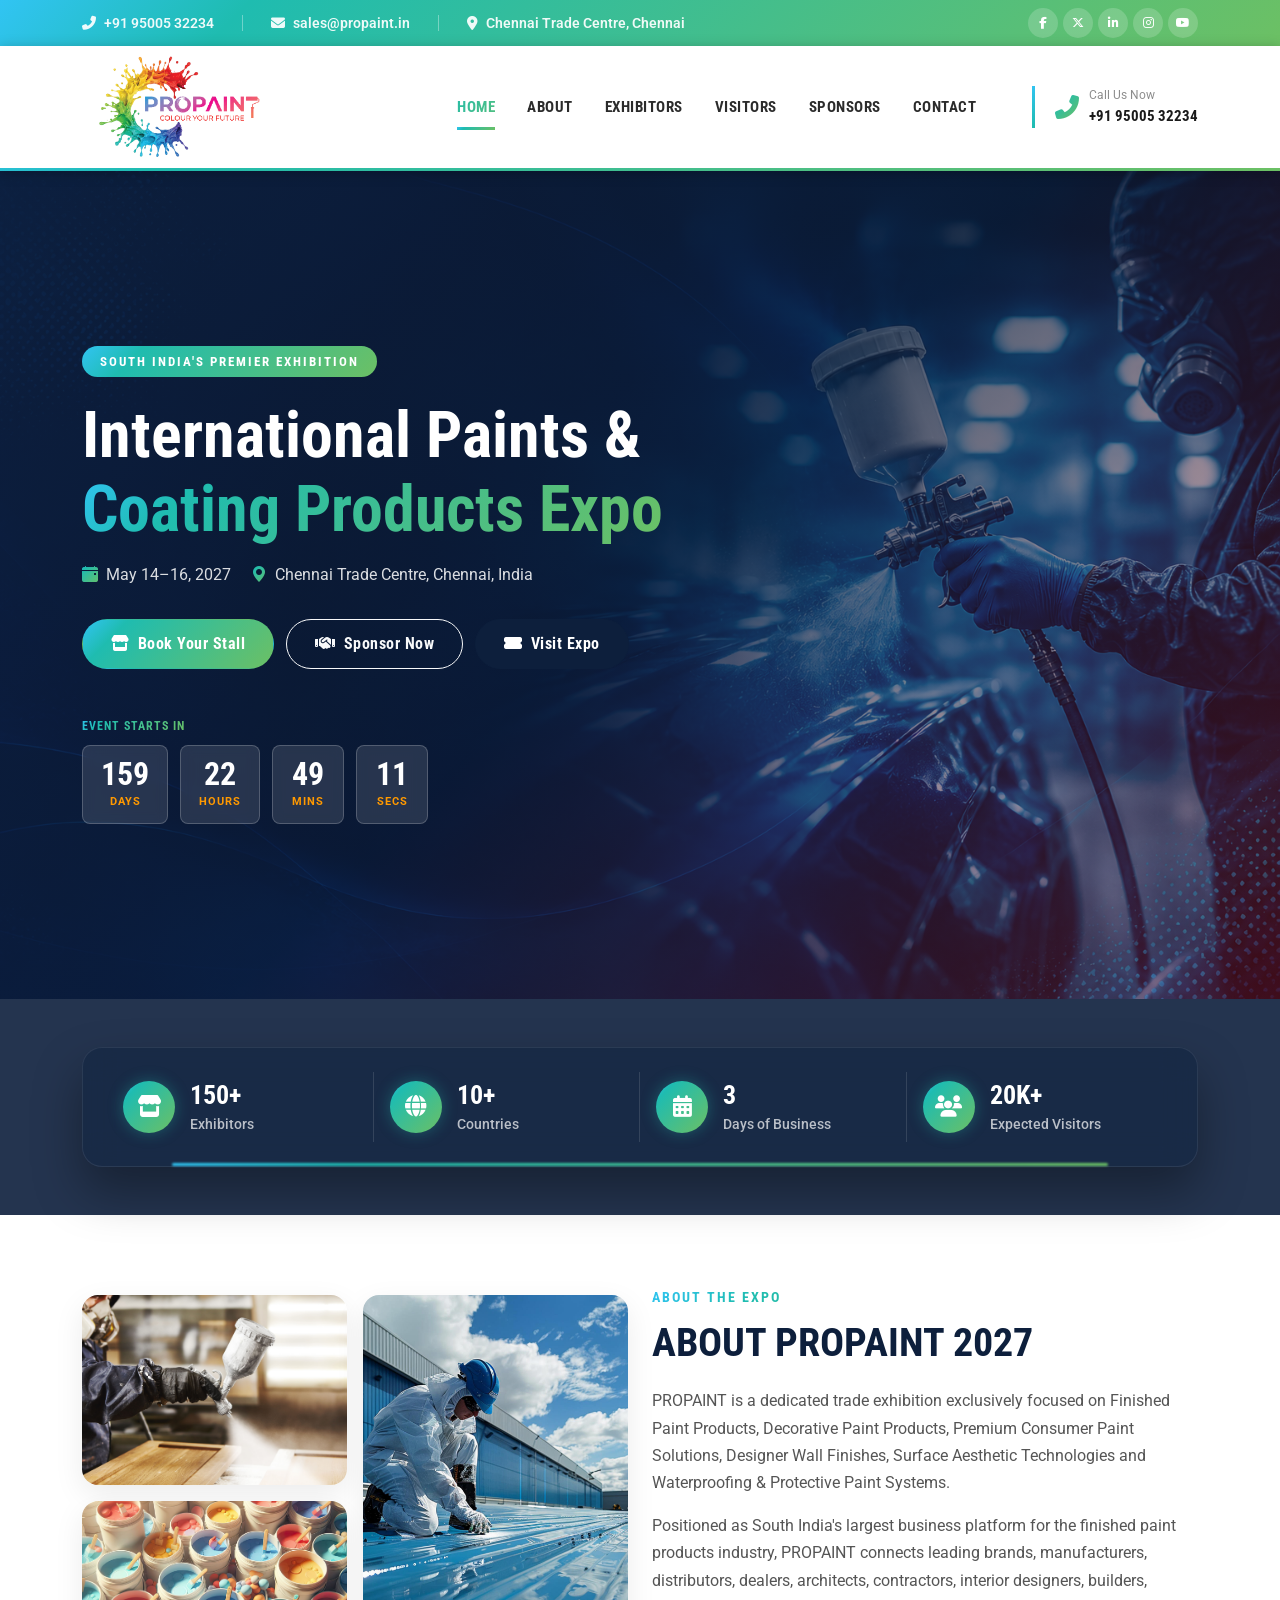
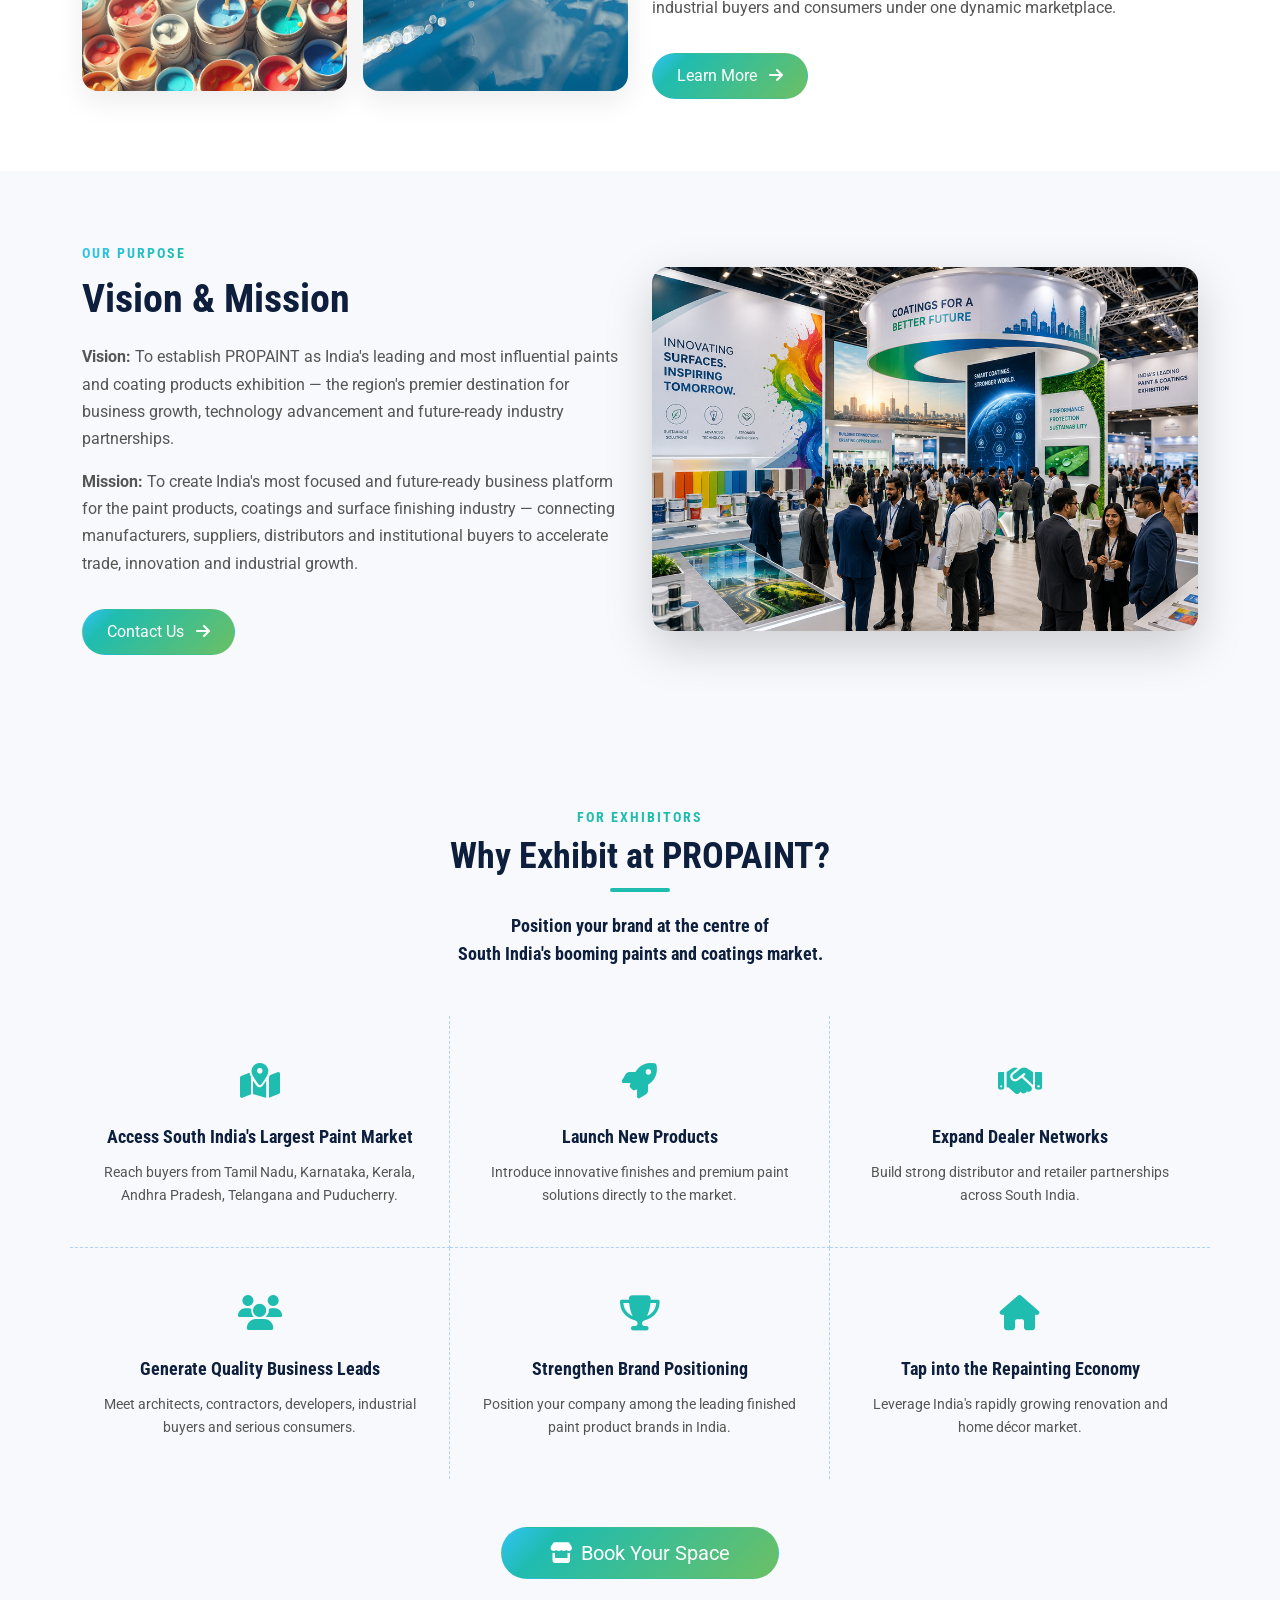
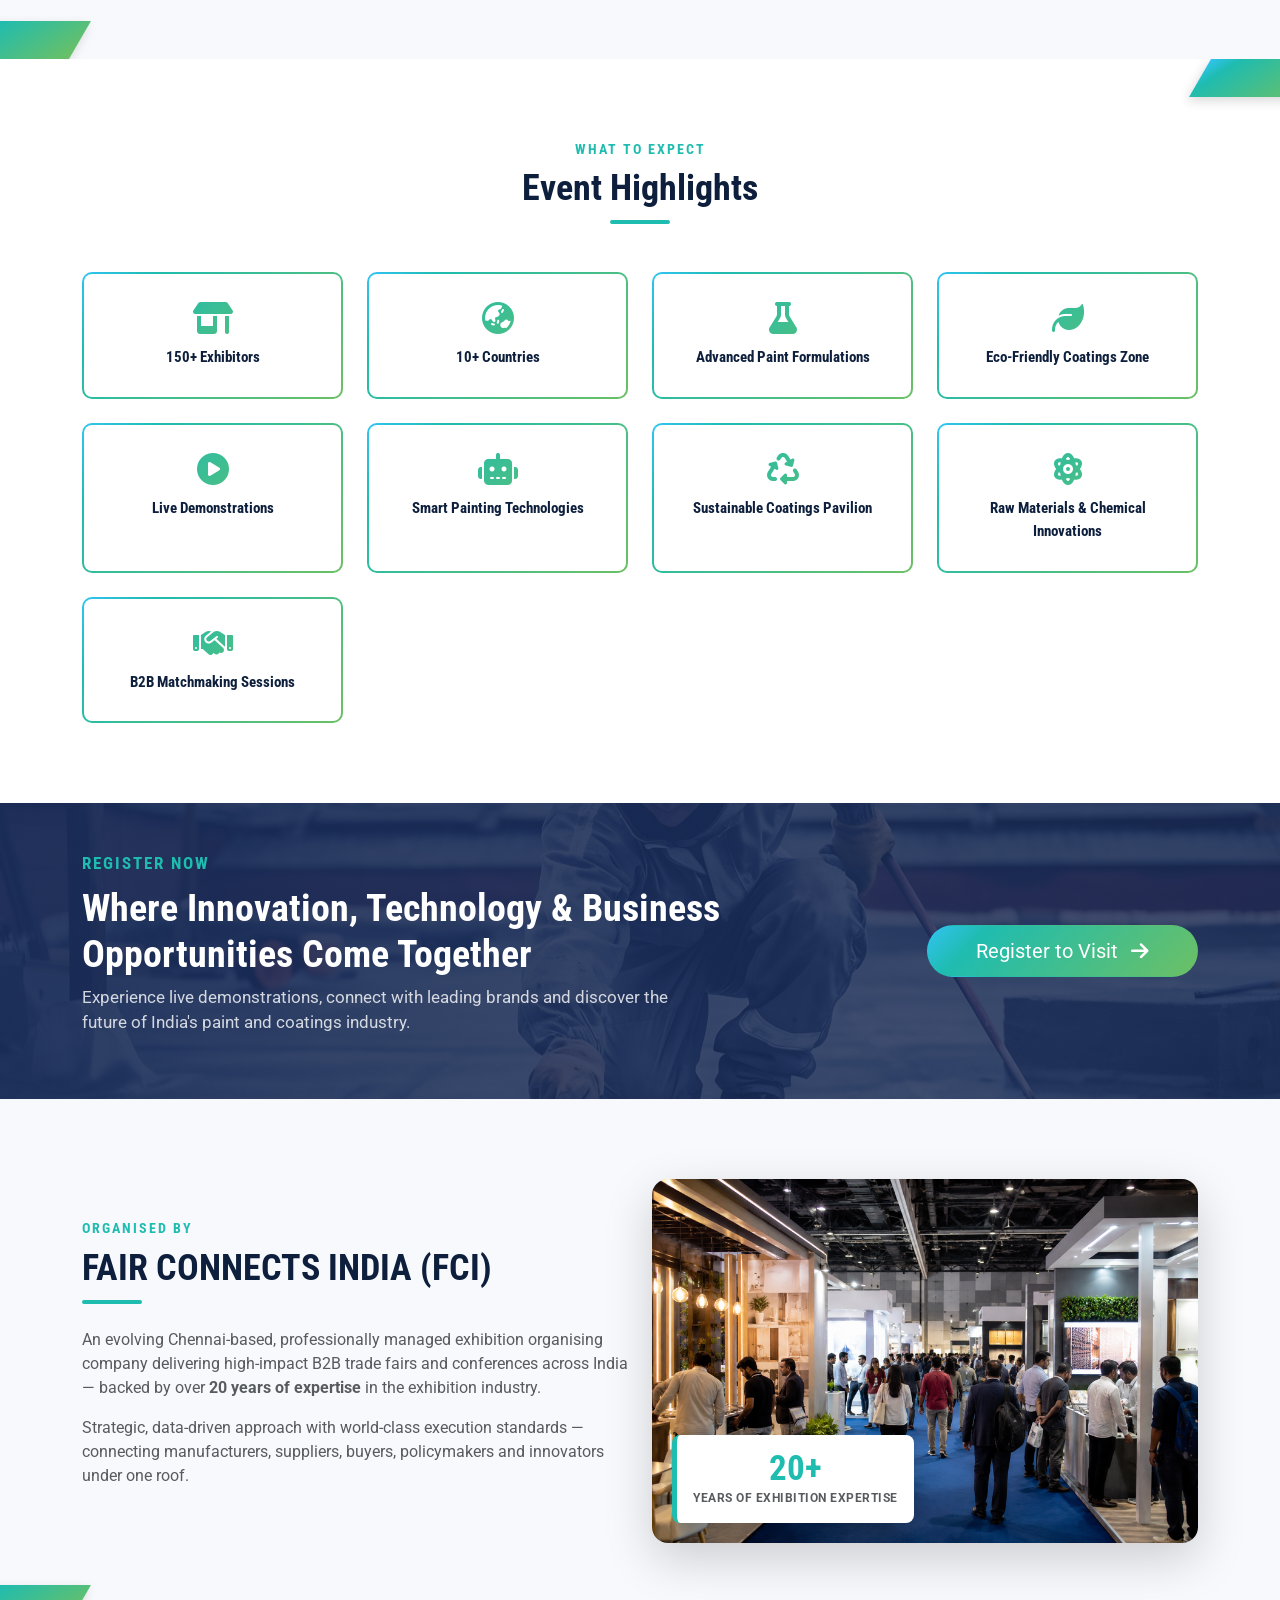
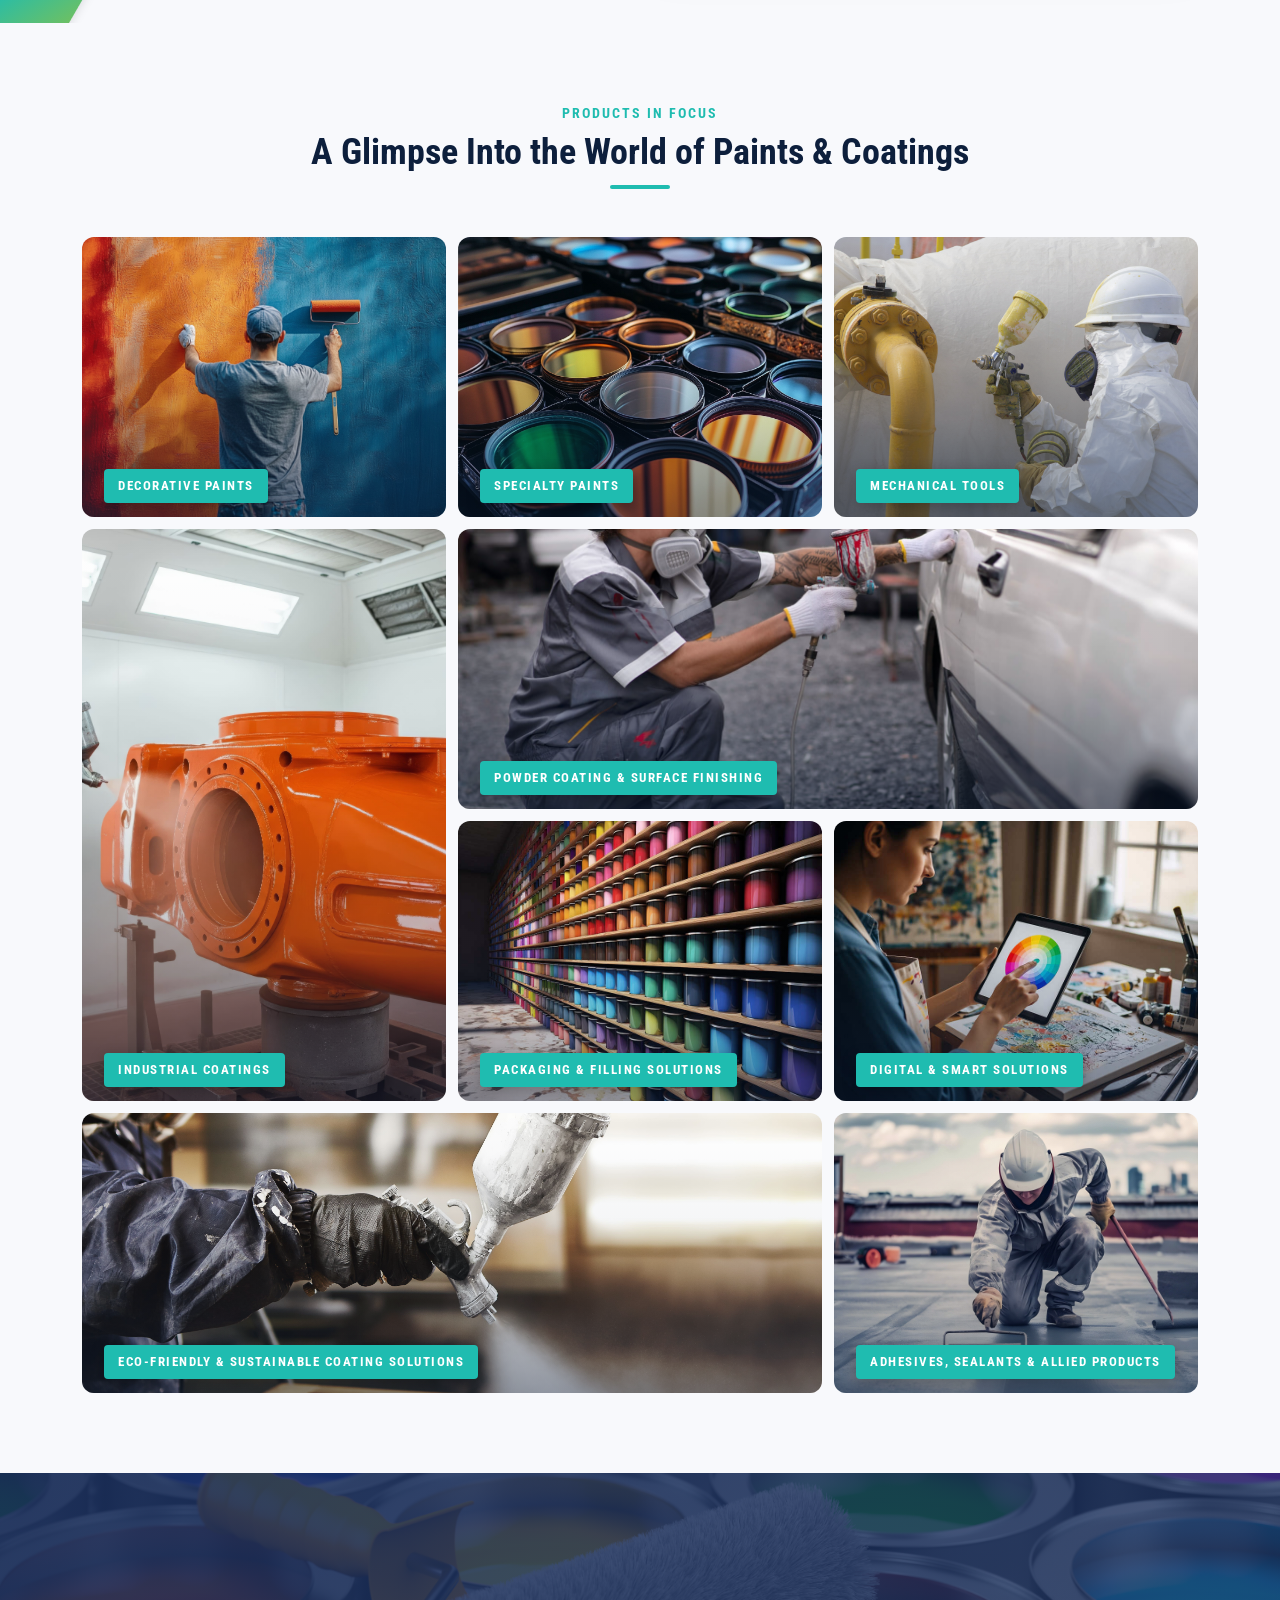
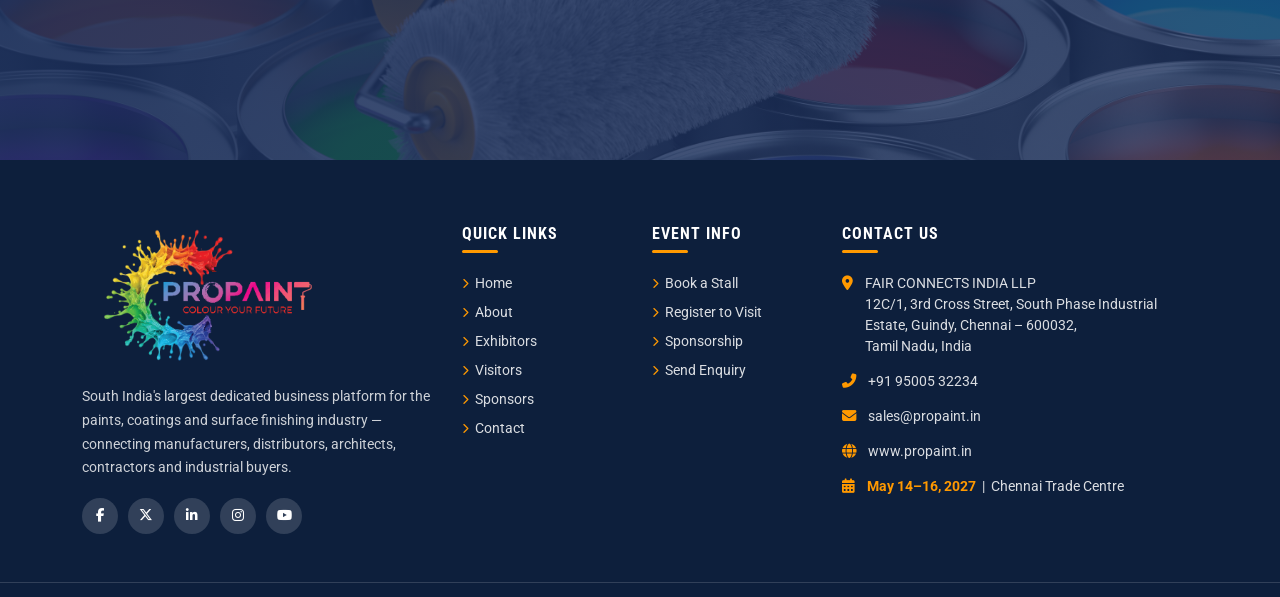
<file: index.html>
<!DOCTYPE html>
<html lang="en">

<head>
    <meta charset="UTF-8" />
    <meta name="viewport" content="width=device-width, initial-scale=1.0" />
    <title>PROPAINT 2027 — International Paints &amp; Coatings Products Expo</title>
    <meta name="description"
        content="PROPAINT 2027 — South India's largest dedicated trade exhibition for the paints, coatings and surface finishing industry. May 14–16, 2027 at Chennai Trade Centre." />
    <!-- Google Fonts -->
    <link rel="preconnect" href="https://fonts.googleapis.com">
    <link rel="preconnect" href="https://fonts.gstatic.com" crossorigin>
    <link
        href="https://fonts.googleapis.com/css2?family=Roboto+Condensed:wght@400;700&family=Roboto:wght@400;500;700&display=swap"
        rel="stylesheet">
    <!-- Bootstrap 5 -->
    <link href="https://cdn.jsdelivr.net/npm/bootstrap@5.3.3/dist/css/bootstrap.min.css" rel="stylesheet">
    <!-- Bootstrap Icons -->
    <link href="https://cdn.jsdelivr.net/npm/bootstrap-icons@1.11.3/font/bootstrap-icons.css" rel="stylesheet">
    <!-- Font Awesome 6 -->
    <link href="https://cdnjs.cloudflare.com/ajax/libs/font-awesome/6.5.1/css/all.min.css" rel="stylesheet">
    <!-- AOS -->
    <link href="https://cdn.jsdelivr.net/npm/aos@2.3.4/dist/aos.css" rel="stylesheet">
    <!-- Site Styles -->
    <link rel="stylesheet" href="css/theme.css">
    <link rel="stylesheet" href="css/style.css">
</head>

<body>

    <!-- Header injected by JS -->
    <div id="header-placeholder"></div>

    <!-- ============================================================
     HERO
     ============================================================ -->
    <section class="hero" style="background-image:url('images/hero.png')">
        <div class="hero-overlay"></div>
        <div class="container hero-content py-5">
            <div class="row">
                <div class="col-lg-8 text-center text-lg-start">

                    <div class="hero-label" data-aos="fade-down">South India's Premier Exhibition</div>

                    <h1 data-aos="fade-up" data-aos-delay="100">
                        International Paints &amp;<br><span>Coating Products Expo</span>
                    </h1>

                    <div class="hero-meta" data-aos="fade-up" data-aos-delay="200">
                        <div class="meta-item"><i class="bi bi-calendar-event-fill"></i> May 14–16, 2027</div>
                        <div class="meta-item"><i class="bi bi-geo-alt-fill"></i> Chennai Trade Centre, Chennai, India
                        </div>
                    </div>

                    <div class="hero-btns" data-aos="fade-up" data-aos-delay="300">
                        <a href="exhibitors.html" class="btn btn-primary rounded-pill-btn">
                            <i class="fas fa-store me-2"></i>Book Your Stall
                        </a>
                        <a href="sponsors.html" class="btn btn-outline-light rounded-pill-btn">
                            <i class="fas fa-handshake me-2"></i>Sponsor Now
                        </a>
                        <a href="visitors.html" class="btn btn-secondary rounded-pill-btn">
                            <i class="fas fa-ticket-alt me-2"></i>Visit Expo
                        </a>
                    </div>

                    <!-- Countdown -->
                    <div data-aos="fade-up" data-aos-delay="400">
                        <div class="countdown-label">Event Starts In</div>
                        <div class="countdown">
                            <div class="countdown-box"><span class="num" id="cd-days">000</span><span
                                    class="unit">Days</span></div>
                            <div class="countdown-box"><span class="num" id="cd-hours">00</span><span
                                    class="unit">Hours</span></div>
                            <div class="countdown-box"><span class="num" id="cd-mins">00</span><span
                                    class="unit">Mins</span></div>
                            <div class="countdown-box"><span class="num" id="cd-secs">00</span><span
                                    class="unit">Secs</span></div>
                        </div>
                    </div>

                </div>
            </div>
        </div>
    </section>

    <!-- ============================================================
     STATS STRIP
     ============================================================ -->
    <section class="stats-strip py-5"
        style="background-image:url('https://images.unsplash.com/photo-1565793579543-2461da8ece42?w=1920&q=80')">
        <div class="container position-relative">
            <div id="stats-container">
                <!-- Dynamically rendered by main.js using STATS in data.js -->
            </div>
        </div>
    </section>

    <!-- ============================================================
     ABOUT PROPAINT (Modern layout)
     ============================================================ -->
    <section class="py-5 bg-white">
        <div class="container py-4">
            <div class="row align-items-center gy-5">
                <div class="col-lg-6" data-aos="fade-right">
                    <div class="about-image-grid">
                        <div class="about-image-grid-left">
                            <img src="images/wood_coating 2.jpg" alt="Wood Coating" loading="lazy">
                            <img src="images/paint containers 2.jpg" alt="Paint Containers" loading="lazy">
                        </div>
                        <div class="about-image-grid-right">
                            <img src="images/waterproofing 3.jpg" alt="Interior Painting" loading="lazy">
                        </div>
                    </div>
                </div>
                <div class="col-lg-6" data-aos="fade-left">
                    <div class="about-text-container">
                        <span class="section-subtitle">About the Expo</span>
                        <h2>ABOUT PROPAINT 2027</h2>
                        <p>PROPAINT is a dedicated trade exhibition exclusively focused on Finished Paint Products,
                            Decorative Paint Products, Premium Consumer Paint Solutions, Designer Wall Finishes, Surface
                            Aesthetic Technologies and Waterproofing &amp; Protective Paint Systems.</p>
                        <p>Positioned as South India's largest business platform for the finished paint products
                            industry, PROPAINT connects leading brands, manufacturers, distributors, dealers,
                            architects, contractors, interior designers, builders, industrial buyers and consumers under
                            one dynamic marketplace.</p>
                        <div>
                            <a href="about.html" class="btn btn-primary rounded-pill-btn mt-3 px-4">
                                Learn More <i class="fas fa-arrow-right ms-2"></i>
                            </a>
                        </div>
                    </div>
                </div>
            </div>
        </div>
    </section>

    <!-- ============================================================
     VISION & MISSION (Modern layout reversed)
     ============================================================ -->
    <section class="py-5 section-bg">
        <div class="container py-4">
            <div class="row align-items-center gy-5">
                <div class="col-lg-6 order-lg-2" data-aos="fade-left">
                    <img src="images/mission.png" alt="Vision &amp; Mission" class="img-fluid rounded-4 shadow-lg w-100"
                        style="max-height: 400px; object-fit: cover;" loading="lazy">
                </div>
                <div class="col-lg-6 order-lg-1" data-aos="fade-right">
                    <div class="about-text-container">
                        <span class="section-subtitle">Our Purpose</span>
                        <h2>Vision &amp; Mission</h2>
                        <p><strong>Vision:</strong> To establish PROPAINT as India's
                            leading and most influential paints and coating products exhibition — the region's premier
                            destination for business growth, technology advancement and future-ready industry
                            partnerships.</p>
                        <p><strong>Mission:</strong> To create India's most focused
                            and future-ready business platform for the paint products, coatings and surface finishing
                            industry — connecting manufacturers, suppliers, distributors and institutional buyers to
                            accelerate trade, innovation and industrial growth.</p>
                        <div>
                            <a href="contact.html" class="btn btn-primary rounded-pill-btn mt-3 px-4">
                                Contact Us <i class="fas fa-arrow-right ms-2"></i>
                            </a>
                        </div>
                    </div>
                </div>
            </div>
        </div>
    </section>

    <!-- ============================================================
     WHY EXHIBIT (feature cards)
     ============================================================ -->
    <section class="section-bg decor-left">
        <div class="container">
            <div class="text-center mb-5" data-aos="fade-up">
                <p class="section-subtitle">For Exhibitors</p>
                <h2 class="section-title">Why Exhibit at PROPAINT?</h2>
                <div class="section-divider mx-auto"></div>
                <p class="mt-3 p_h4" style="max-width:600px;margin:0 auto">Position your brand at the centre
                    of<br>
                    South India's booming paints and coatings market.</p>
            </div>
            <div class="row gy-0" id="why-exhibit-container">
                <!-- dynamically rendered by main.js -->
            </div>
            <div class="text-center mt-5" data-aos="fade-up">
                <a href="exhibitors.html" class="btn btn-primary btn-lg rounded-pill-btn px-5">
                    <i class="fas fa-store me-2"></i>Book Your Space
                </a>
            </div>
        </div>
    </section>

    <!-- ============================================================
     EVENT HIGHLIGHTS
     ============================================================ -->
    <section class="decor-right">
        <div class="container">
            <div class="text-center mb-5" data-aos="fade-up">
                <p class="section-subtitle">What to Expect</p>
                <h2 class="section-title">Event Highlights</h2>
                <div class="section-divider mx-auto"></div>
            </div>
            <div class="row gy-4" id="event-highlights-container">
                <!-- dynamically rendered by main.js -->
            </div>
        </div>
    </section>

    <!-- ============================================================
     CTA BAND — VISITOR
     ============================================================ -->
    <section class="cta-banner p-0" style="background-image:url('images/waterproofing 2.jpg')">
        <div class="container py-5">
            <div class="row align-items-center gy-4">
                <div class="col-lg-8" data-aos="fade-right">
                    <p class="section-subtitle" style="color:var(--theme-primary)">Register Now</p>
                    <h2>Where Innovation, Technology &amp; Business Opportunities Come Together</h2>
                    <p>Experience live demonstrations, connect with leading brands and discover the future of India's
                        paint and coatings industry.</p>
                </div>
                <div class="col-lg-4 text-lg-end" data-aos="fade-left">
                    <a href="visitors.html" class="btn btn-primary btn-lg rounded-pill-btn px-5">
                        Register to Visit <i class="fas fa-arrow-right ms-2"></i>
                    </a>
                </div>
            </div>
        </div>
    </section>

    <!-- ============================================================
     ORGANISER STRIP
     ============================================================ -->
    <section class="section-bg decor-left">
        <div class="container">
            <div class="row align-items-center gy-4">
                <div class="col-lg-6" data-aos="fade-right">
                    <p class="section-subtitle">Organised By</p>
                    <h2 class="section-title">FAIR CONNECTS INDIA (FCI)</h2>
                    <div class="section-divider left mt-2 mb-4"></div>
                    <p class="text-muted">An evolving Chennai-based, professionally managed exhibition organising
                        company delivering high-impact B2B trade fairs and conferences across India — backed by over
                        <strong>20 years of expertise</strong> in the exhibition industry.
                    </p>
                    <p class="text-muted">Strategic, data-driven approach with world-class execution standards —
                        connecting manufacturers, suppliers, buyers, policymakers and innovators under one roof.</p>
                </div>
                <div class="col-lg-6 text-center" data-aos="fade-left">
                    <div class="position-relative d-inline-block w-100">
                        <img src="images/expo.png" alt="Fair Connects India B2B Exhibition Organizer"
                            class="img-fluid rounded-4 shadow-lg w-100" style="max-height: 400px; object-fit: cover;">
                        <div class="organiser-badge-overlap bg-white p-3 rounded-3 shadow text-center">
                            <h3 class="fw-bold mb-0 text-primary"
                                style="font-family: var(--font-heading); font-size: 2.2rem; line-height: 1;">20+</h3>
                            <p class="mb-0 text-muted small fw-bold text-uppercase"
                                style="font-size: 0.72rem; letter-spacing: 0.5px; margin-top: 4px;">Years of Exhibition
                                Expertise</p>
                        </div>
                    </div>
                </div>
            </div>
        </div>
    </section>

    <!-- ============================================================
     BENTO GALLERY
     ============================================================ -->
    <section class="bento-gallery-section">
        <div class="container">
            <div class="text-center mb-5" data-aos="fade-up">
                <p class="section-subtitle">Products in Focus</p>
                <h2 class="section-title">A Glimpse Into the World of Paints &amp; Coatings</h2>
                <div class="section-divider mx-auto"></div>
            </div>
        </div>
        <div class="container">
            <div class="bento-gallery" data-aos="fade-up" data-aos-delay="100">
                <!-- Item 1: Standard (Row 1, Col 1) -->
                <div class="bento-item">
                    <img src="images/interior 2.jpg" alt="Decorative Paints" loading="lazy">
                    <div class="bento-label"><span>Decorative Paints</span></div>
                </div>
                <!-- Item 2: Standard (Row 1, Col 2) -->
                <div class="bento-item">
                    <img src="images/reflective paint 1.jpg" alt="Specialty Paints" loading="lazy">
                    <div class="bento-label"><span>Specialty Paints</span></div>
                </div>
                <!-- Item 3: Standard (Row 1, Col 3) -->
                <div class="bento-item">
                    <img src="images/indus coating 3.jpg" alt="Mechanical Tools" loading="lazy">
                    <div class="bento-label"><span>Mechanical Tools</span></div>
                </div>
                <!-- Item 4: Tall (Row 2-3, Col 1) -->
                <div class="bento-item bento-tall">
                    <img src="images/indus coating 1.jpg" alt="Industrial Coatings" loading="lazy">
                    <div class="bento-label"><span>Industrial Coatings</span></div>
                </div>
                <!-- Item 5: Wide (Row 2, Col 2-3) -->
                <div class="bento-item bento-wide">
                    <img src="images/auto powder.jpg" alt="Powder Coating &amp; Surface Finishing" loading="lazy">
                    <div class="bento-label"><span>Powder Coating &amp; Surface Finishing</span></div>
                </div>
                <!-- Item 6: Standard (Row 3, Col 2) -->
                <div class="bento-item">
                    <img src="images/paint containers 1.jpg" alt="Packaging &amp; Filling Solutions" loading="lazy">
                    <div class="bento-label"><span>Packaging &amp; Filling Solutions</span></div>
                </div>
                <!-- Item 7: Standard (Row 3, Col 3) -->
                <div class="bento-item">
                    <img src="images/digital 3.jpg" alt="Digital &amp; Smart Solutions" loading="lazy">
                    <div class="bento-label"><span>Digital &amp; Smart Solutions</span></div>
                </div>
                <!-- Item 8: Wide (Row 4, Col 1-2) -->
                <div class="bento-item bento-wide">
                    <img src="images/wood_coating 2.jpg" alt="Eco-Friendly &amp; Sustainable Coating Solutions"
                        loading="lazy">
                    <div class="bento-label"><span>Eco-Friendly &amp; Sustainable Coating Solutions</span></div>
                </div>
                <!-- Item 9: Standard (Row 4, Col 3) -->
                <div class="bento-item">
                    <img src="images/waterproofing 2.jpg" alt="Adhesives, Sealants &amp; Allied Products"
                        loading="lazy">
                    <div class="bento-label"><span>Adhesives, Sealants &amp; Allied Products</span></div>
                </div>
            </div>
        </div>
    </section>

    <!-- ============================================================
     FINAL CTA
     ============================================================ -->
    <section class="cta-banner text-center py-5" style="background-image:url('images/reflective paint 2.jpg')">
        <div class="container py-3" data-aos="zoom-in">
            <h2 class="text-white fw-bold mb-3" style="font-family:var(--font-heading);font-size:2.2rem">
                Be Part of India's Most Focused Paints &amp; Coatings Event
            </h2>
            <p class="mb-4" style="color:rgba(255,255,255,.85);max-width:640px;margin:0 auto 24px">
                May 14–16, 2027 &nbsp;|&nbsp; Chennai Trade Centre, Chennai, India
            </p>
            <div class="d-flex justify-content-center flex-wrap gap-3">
                <a href="exhibitors.html" class="btn btn-primary btn-lg rounded-pill-btn px-4">Book Your Stall</a>
                <a href="sponsors.html" class="btn btn-outline-light btn-lg rounded-pill-btn px-4">Sponsor Now</a>
                <!-- <a href="contact.html" class="btn btn-outline-light btn-lg rounded-pill-btn px-4">Send Enquiry</a> -->
            </div>
        </div>
    </section>

    <!-- Footer injected by JS -->
    <div id="footer-placeholder"></div>

    <!-- ============================================================
     Scripts
     ============================================================ -->
    <script src="https://cdn.jsdelivr.net/npm/bootstrap@5.3.3/dist/js/bootstrap.bundle.min.js"></script>
    <script src="https://cdn.jsdelivr.net/npm/aos@2.3.4/dist/aos.js"></script>
    <script src="js/data.js"></script>
    <script src="js/components.js"></script>
    <script src="js/main.js"></script>
</body>

</html>
</file>
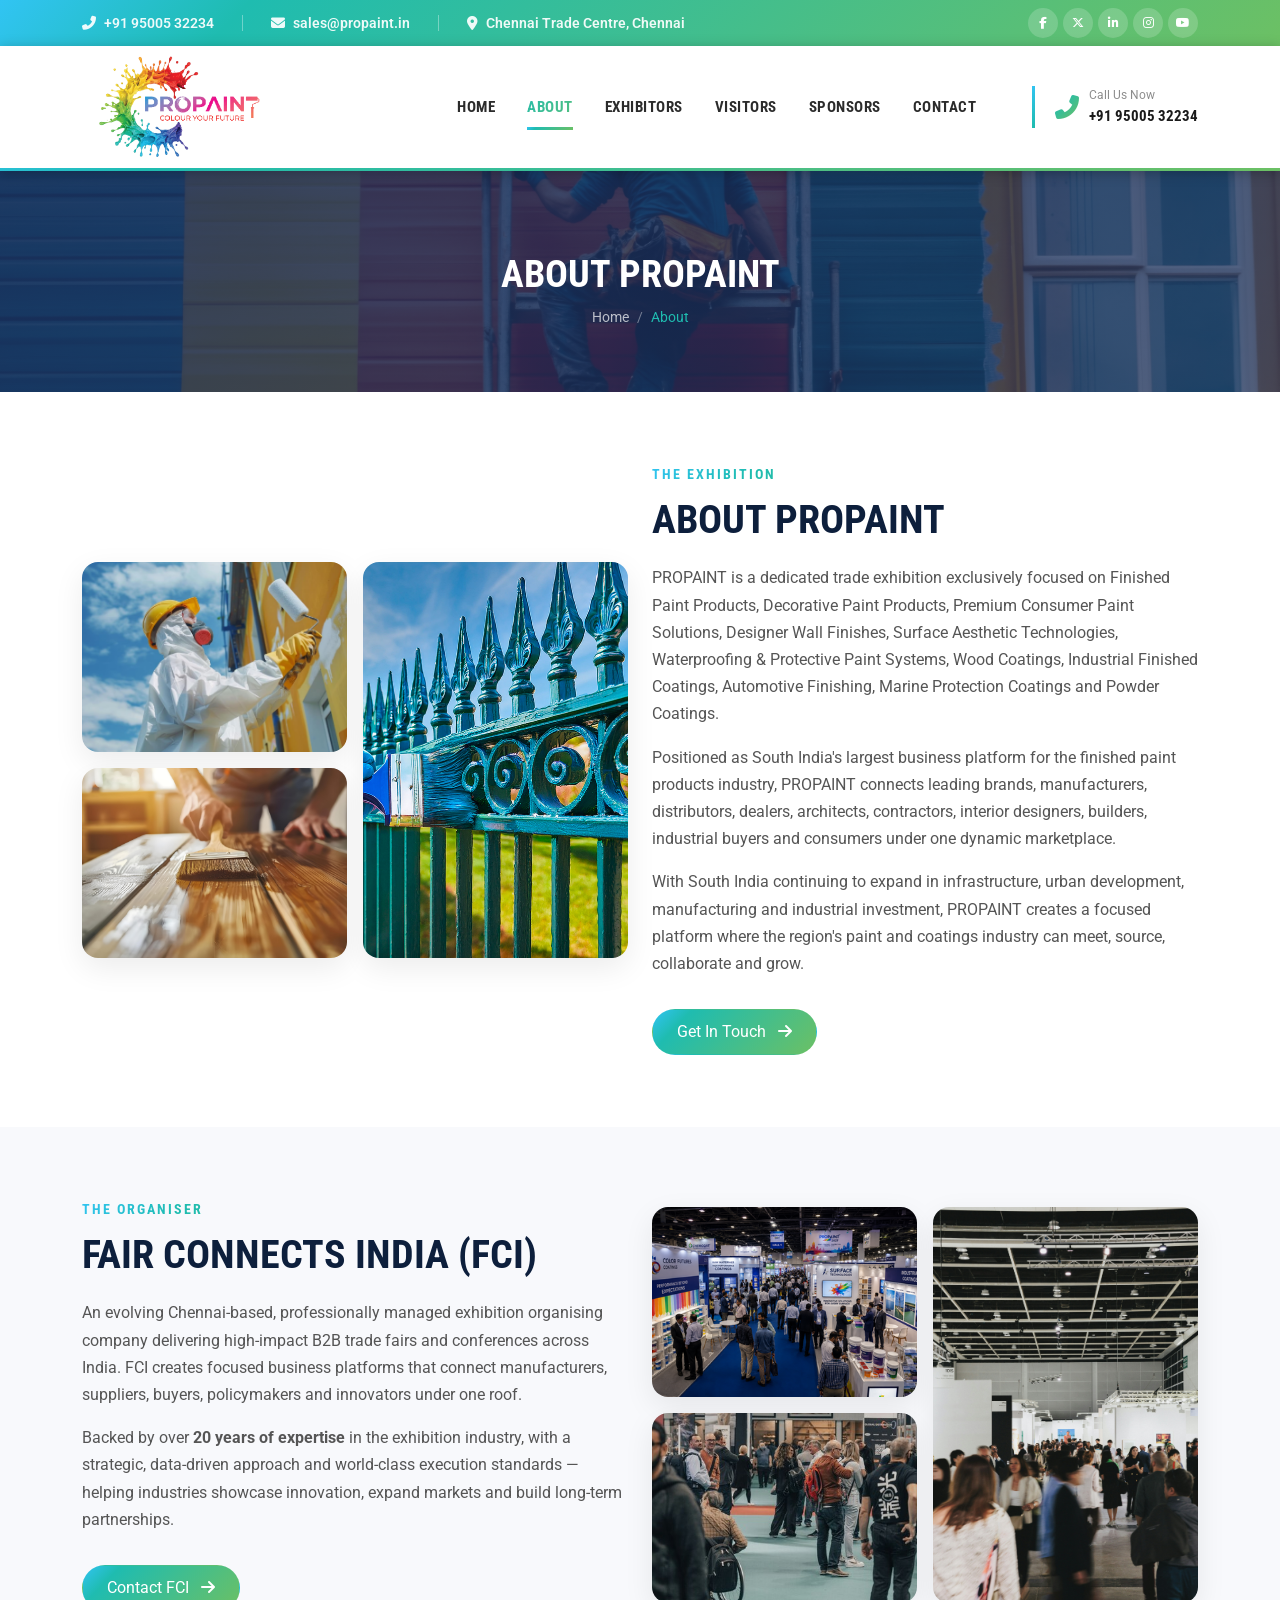
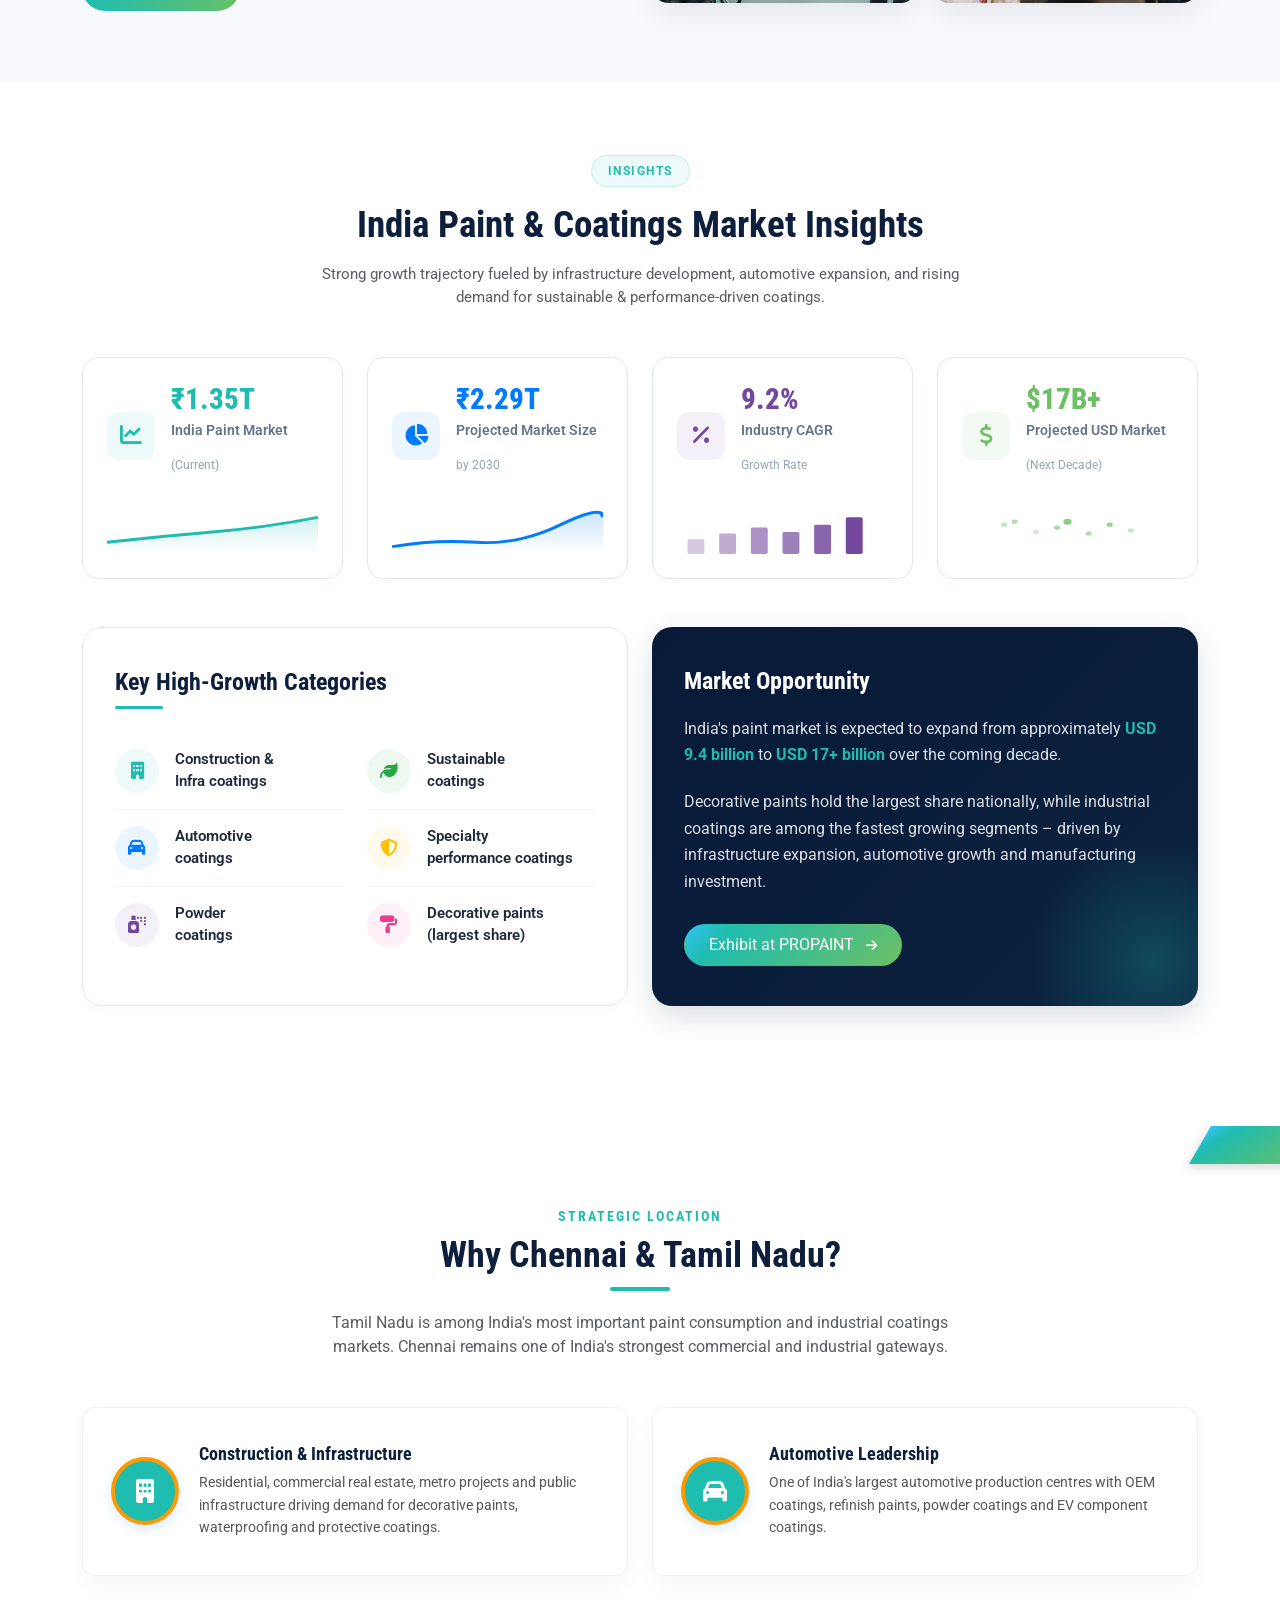
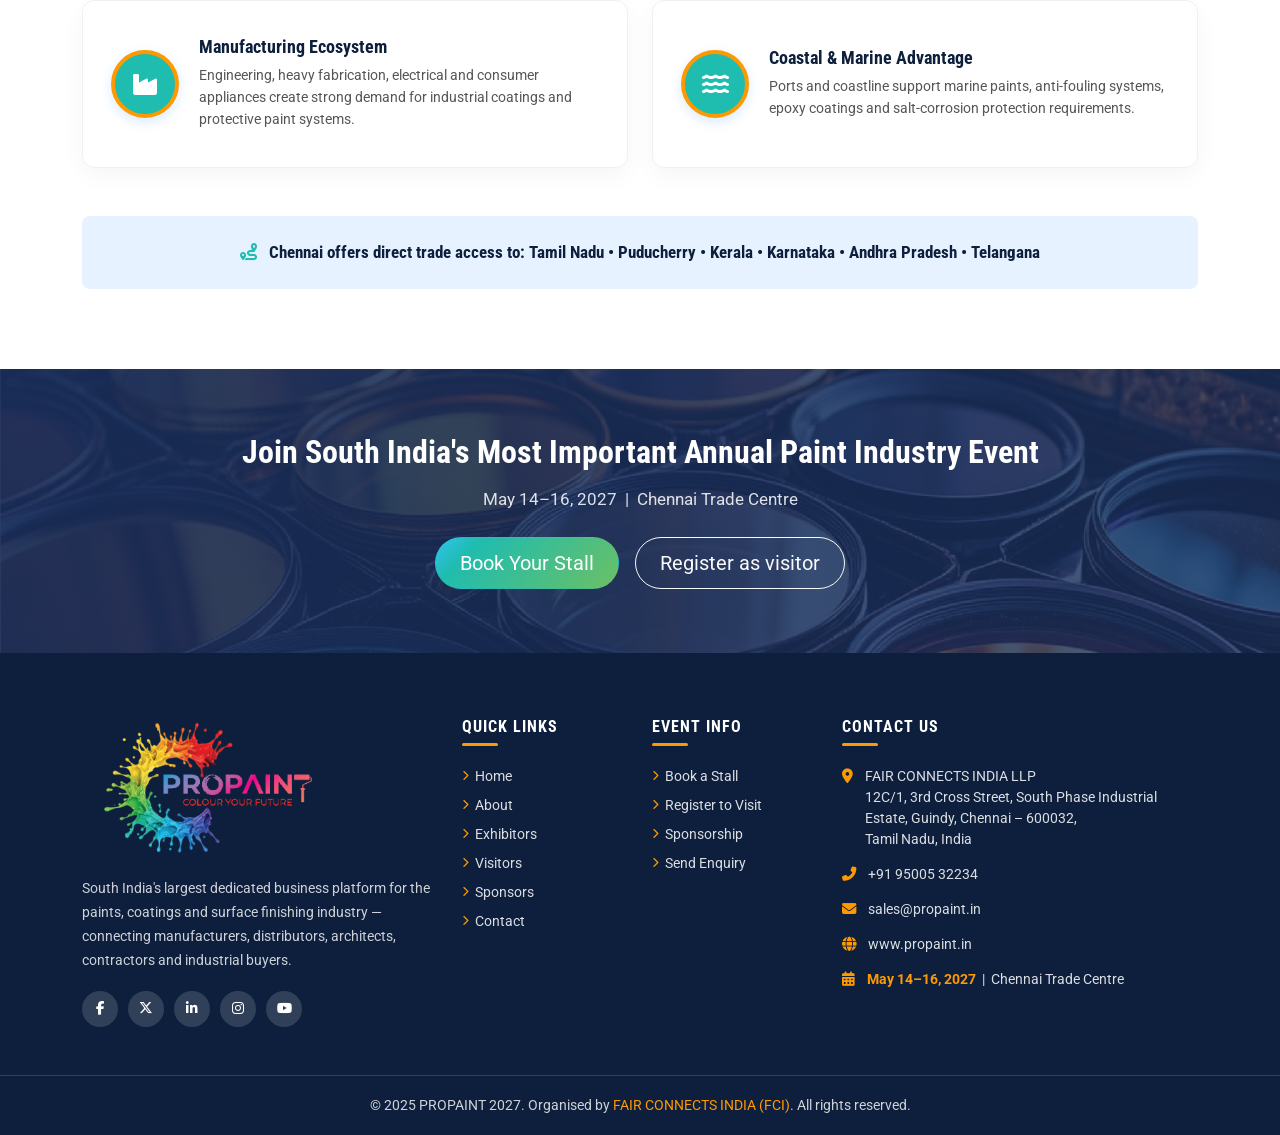
<file: about.html>
<!DOCTYPE html>
<html lang="en">

<head>
    <meta charset="UTF-8" />
    <meta name="viewport" content="width=device-width, initial-scale=1.0" />
    <title>About — PROPAINT 2027</title>
    <meta name="description"
        content="About PROPAINT 2027 — South India's largest dedicated trade exhibition for the paints, coatings and surface finishing industry." />
    <link rel="preconnect" href="https://fonts.googleapis.com">
    <link rel="preconnect" href="https://fonts.gstatic.com" crossorigin>
    <link
        href="https://fonts.googleapis.com/css2?family=Roboto+Condensed:wght@400;700&family=Roboto:wght@400;500;700&display=swap"
        rel="stylesheet">
    <link href="https://cdn.jsdelivr.net/npm/bootstrap@5.3.3/dist/css/bootstrap.min.css" rel="stylesheet">
    <link href="https://cdn.jsdelivr.net/npm/bootstrap-icons@1.11.3/font/bootstrap-icons.css" rel="stylesheet">
    <link href="https://cdnjs.cloudflare.com/ajax/libs/font-awesome/6.5.1/css/all.min.css" rel="stylesheet">
    <link href="https://cdn.jsdelivr.net/npm/aos@2.3.4/dist/aos.css" rel="stylesheet">
    <link rel="stylesheet" href="css/theme.css">
    <link rel="stylesheet" href="css/style.css">
</head>

<body>

    <div id="header-placeholder"></div>

    <!-- Page Hero -->
    <div class="page-hero" style="background-image:url('images/exterior 3.jpg')">
        <div class="container">
            <h1 data-aos="fade-up">ABOUT PROPAINT</h1>
            <nav aria-label="breadcrumb" data-aos="fade-up" data-aos-delay="100">
                <ol class="breadcrumb">
                    <li class="breadcrumb-item"><a href="index.html">Home</a></li>
                    <li class="breadcrumb-item active">About</li>
                </ol>
            </nav>
        </div>
    </div>

    <!-- ============================================================
     ABOUT EXPO (Modern layout)
     ============================================================ -->
    <section class="py-5 bg-white">
        <div class="container py-4">
            <div class="row align-items-center gy-5">
                <div class="col-lg-6" data-aos="fade-right">
                    <div class="about-image-grid">
                        <div class="about-image-grid-left">
                            <img src="images/exterior 1.jpg" alt="PROPAINT Expo Hall" loading="lazy">
                            <img src="images/wood_coating 3.jpg" alt="Wood Coating Processes" loading="lazy">
                        </div>
                        <div class="about-image-grid-right">
                            <img src="images/metal coating 1.jpg" alt="Metal Coating Technologies" loading="lazy">
                        </div>
                    </div>
                </div>
                <div class="col-lg-6" data-aos="fade-left">
                    <div class="about-text-container">
                        <span class="section-subtitle">The Exhibition</span>
                        <h2>ABOUT PROPAINT</h2>
                        <p>PROPAINT is a dedicated trade exhibition exclusively focused on Finished Paint Products,
                            Decorative Paint Products, Premium Consumer Paint Solutions, Designer Wall Finishes, Surface
                            Aesthetic Technologies, Waterproofing &amp; Protective Paint Systems, Wood Coatings,
                            Industrial Finished Coatings, Automotive Finishing, Marine Protection Coatings and Powder
                            Coatings.</p>
                        <p>Positioned as South India's largest business platform for the finished paint products
                            industry, PROPAINT connects leading brands, manufacturers, distributors, dealers,
                            architects, contractors, interior designers, builders, industrial buyers and consumers under
                            one dynamic marketplace.</p>
                        <p>With South India continuing to expand in infrastructure, urban development, manufacturing and
                            industrial investment, PROPAINT creates a focused platform where the region's paint and
                            coatings industry can meet, source, collaborate and grow.</p>
                        <div>
                            <a href="contact.html" class="btn btn-primary rounded-pill-btn mt-3 px-4">
                                Get In Touch <i class="fas fa-arrow-right ms-2"></i>
                            </a>
                        </div>
                    </div>
                </div>
            </div>
        </div>
    </section>

    <!-- ============================================================
     ABOUT ORGANISER (Modern layout reversed)
     ============================================================ -->
    <section class="py-5 section-bg">
        <div class="container py-4">
            <div class="row align-items-center gy-5">
                <div class="col-lg-6 order-lg-2" data-aos="fade-left">
                    <div class="about-image-grid">
                        <div class="about-image-grid-left">
                            <img src="images/expo1.png" alt="Auto Powder Coating" loading="lazy">
                            <img src="images/expo2.jpg" alt="Digital Exhibition FCI" loading="lazy">
                        </div>
                        <div class="about-image-grid-right">
                            <img src="images/expo3.jpg" alt="Fair Connects India FCI" loading="lazy">
                        </div>
                    </div>
                </div>
                <div class="col-lg-6 order-lg-1" data-aos="fade-right">
                    <div class="about-text-container">
                        <span class="section-subtitle">The Organiser</span>
                        <h2>FAIR CONNECTS INDIA (FCI)</h2>
                        <p>An evolving Chennai-based, professionally managed exhibition organising company delivering
                            high-impact B2B trade fairs and conferences across India. FCI creates focused business
                            platforms that connect manufacturers, suppliers, buyers, policymakers and innovators under
                            one roof.</p>
                        <p>Backed by over <strong>20 years of expertise</strong> in
                            the exhibition industry, with a strategic, data-driven approach and world-class execution
                            standards — helping industries showcase innovation, expand markets and build long-term
                            partnerships.</p>
                        <div>
                            <a href="contact.html" class="btn btn-primary rounded-pill-btn mt-3 px-4">
                                Contact FCI <i class="fas fa-arrow-right ms-2"></i>
                            </a>
                        </div>
                    </div>
                </div>
            </div>
        </div>
    </section>

    <!-- ============================================================
     MARKET INSIGHTS (Modern Dashboard Redesign)
     ============================================================ -->
    <section class="py-5 bg-white">
        <div class="container py-4">
            <div class="text-center mb-5" data-aos="fade-up">
                <span class="industry-badge">INSIGHTS</span>
                <h2 class="section-title text-secondary fw-bold"
                    style="font-family: var(--font-heading); font-size: 2.3rem;">India Paint &amp; Coatings Market
                    Insights</h2>
                <p class="text-muted mt-3 mx-auto" style="max-width: 680px; font-size: 0.95rem;">
                    Strong growth trajectory fueled by infrastructure development, automotive expansion, and rising
                    demand for sustainable &amp; performance-driven coatings.
                </p>
            </div>

            <!-- Top Row: 4 Metric Cards -->
            <div class="row g-4 mb-5" data-aos="fade-up">
                <!-- Card 1: India Paint Market -->
                <div class="col-md-6 col-lg-3">
                    <div class="insight-card-modern">
                        <div class="insight-card-header-flex">
                            <div class="insight-card-icon"
                                style="background: rgba(31, 188, 176, 0.08); color: #1FBCB0;">
                                <i class="fas fa-chart-line"></i>
                            </div>
                            <div>
                                <h3 style="color: #1FBCB0;">₹1.35T</h3>
                                <p class="insight-label">India Paint Market</p>
                                <p class="insight-sub">(Current)</p>
                            </div>
                        </div>
                        <svg class="insight-card-chart" viewBox="0 0 100 30" preserveAspectRatio="none">
                            <defs>
                                <linearGradient id="chart-grad-1" x1="0" y1="0" x2="0" y2="1">
                                    <stop offset="0%" stop-color="#1FBCB0" stop-opacity="0.2" />
                                    <stop offset="100%" stop-color="#1FBCB0" stop-opacity="0" />
                                </linearGradient>
                            </defs>
                            <path d="M0,30 L0,22 Q25,18 50,15 T100,5 L100,30 Z" fill="url(#chart-grad-1)" />
                            <path d="M0,22 Q25,18 50,15 T100,5" fill="none" stroke="#1FBCB0" stroke-width="2" />
                        </svg>
                    </div>
                </div>

                <!-- Card 2: Projected Size -->
                <div class="col-md-6 col-lg-3">
                    <div class="insight-card-modern">
                        <div class="insight-card-header-flex">
                            <div class="insight-card-icon" style="background: rgba(0, 123, 255, 0.08); color: #007bff;">
                                <i class="fas fa-chart-pie"></i>
                            </div>
                            <div>
                                <h3 style="color: #007bff;">₹2.29T</h3>
                                <p class="insight-label">Projected Market Size</p>
                                <p class="insight-sub">by 2030</p>
                            </div>
                        </div>
                        <svg class="insight-card-chart" viewBox="0 0 100 30" preserveAspectRatio="none">
                            <defs>
                                <linearGradient id="chart-grad-2" x1="0" y1="0" x2="0" y2="1">
                                    <stop offset="0%" stop-color="#007bff" stop-opacity="0.2" />
                                    <stop offset="100%" stop-color="#007bff" stop-opacity="0" />
                                </linearGradient>
                            </defs>
                            <path d="M0,30 L0,25 Q20,20 40,22 T80,10 T100,5 L100,30 Z" fill="url(#chart-grad-2)" />
                            <path d="M0,25 Q20,20 40,22 T80,10 T100,5" fill="none" stroke="#007bff" stroke-width="2" />
                        </svg>
                    </div>
                </div>

                <!-- Card 3: CAGR -->
                <div class="col-md-6 col-lg-3">
                    <div class="insight-card-modern">
                        <div class="insight-card-header-flex">
                            <div class="insight-card-icon"
                                style="background: rgba(116, 72, 156, 0.08); color: #74489c;">
                                <i class="fas fa-percentage"></i>
                            </div>
                            <div>
                                <h3 style="color: #74489c;">9.2%</h3>
                                <p class="insight-label">Industry CAGR</p>
                                <p class="insight-sub">Growth Rate</p>
                            </div>
                        </div>
                        <svg class="insight-card-chart" viewBox="0 0 100 30" preserveAspectRatio="none"
                            style="overflow: visible;">
                            <rect x="5" y="20" width="8" height="10" rx="1" fill="#74489c" opacity="0.3" />
                            <rect x="20" y="16" width="8" height="14" rx="1" fill="#74489c" opacity="0.45" />
                            <rect x="35" y="12" width="8" height="18" rx="1" fill="#74489c" opacity="0.6" />
                            <rect x="50" y="15" width="8" height="15" rx="1" fill="#74489c" opacity="0.7" />
                            <rect x="65" y="10" width="8" height="20" rx="1" fill="#74489c" opacity="0.85" />
                            <rect x="80" y="5" width="8" height="25" rx="1" fill="#74489c" />
                        </svg>
                    </div>
                </div>

                <!-- Card 4: USD Market -->
                <div class="col-md-6 col-lg-3">
                    <div class="insight-card-modern">
                        <div class="insight-card-header-flex">
                            <div class="insight-card-icon"
                                style="background: rgba(108, 192, 100, 0.08); color: #6CC064;">
                                <i class="fas fa-dollar-sign"></i>
                            </div>
                            <div>
                                <h3 style="color: #6CC064;">$17B+</h3>
                                <p class="insight-label">Projected USD Market</p>
                                <p class="insight-sub">(Next Decade)</p>
                            </div>
                        </div>
                        <!-- Minimal World Map Dots/Grid SVG -->
                        <svg class="insight-card-chart" viewBox="0 0 100 30" preserveAspectRatio="none">
                            <circle cx="20" cy="10" r="1.5" fill="#6CC064" opacity="0.4" />
                            <circle cx="25" cy="8" r="1.5" fill="#6CC064" opacity="0.5" />
                            <circle cx="35" cy="15" r="1.5" fill="#6CC064" opacity="0.3" />
                            <circle cx="45" cy="12" r="1.5" fill="#6CC064" opacity="0.6" />
                            <circle cx="50" cy="8" r="2" fill="#6CC064" opacity="0.8" />
                            <circle cx="60" cy="16" r="1.5" fill="#6CC064" opacity="0.5" />
                            <circle cx="70" cy="10" r="1.5" fill="#6CC064" opacity="0.7" />
                            <circle cx="80" cy="14" r="1.5" fill="#6CC064" opacity="0.4" />
                        </svg>
                    </div>
                </div>
            </div>

            <!-- Middle Row: High-Growth Categories Grid (Left) & Market Opportunity Card (Right) -->
            <div class="row g-4 mb-5">
                <!-- Left Block: High-Growth Categories -->
                <div class="col-lg-6" data-aos="fade-right">
                    <div class="growth-categories-box">
                        <h3>Key High-Growth Categories</h3>
                        <div class="row">
                            <div class="col-sm-6">
                                <div class="category-grid-item">
                                    <div class="category-grid-icon"
                                        style="background: rgba(31, 188, 176, 0.08); color: #1FBCB0;">
                                        <i class="fas fa-building"></i>
                                    </div>
                                    <div class="category-grid-text">Construction &amp;<br>Infra coatings</div>
                                </div>
                                <div class="category-grid-item">
                                    <div class="category-grid-icon"
                                        style="background: rgba(0, 123, 255, 0.08); color: #007bff;">
                                        <i class="fas fa-car"></i>
                                    </div>
                                    <div class="category-grid-text">Automotive<br>coatings</div>
                                </div>
                                <div class="category-grid-item">
                                    <div class="category-grid-icon"
                                        style="background: rgba(116, 72, 156, 0.08); color: #74489c;">
                                        <i class="fas fa-spray-can"></i>
                                    </div>
                                    <div class="category-grid-text">Powder<br>coatings</div>
                                </div>
                            </div>
                            <div class="col-sm-6">
                                <div class="category-grid-item">
                                    <div class="category-grid-icon"
                                        style="background: rgba(40, 167, 69, 0.08); color: #28a745;">
                                        <i class="fas fa-leaf"></i>
                                    </div>
                                    <div class="category-grid-text">Sustainable<br>coatings</div>
                                </div>
                                <div class="category-grid-item">
                                    <div class="category-grid-icon"
                                        style="background: rgba(255, 193, 7, 0.08); color: #ffc107;">
                                        <i class="fas fa-shield-alt"></i>
                                    </div>
                                    <div class="category-grid-text">Specialty<br>performance coatings</div>
                                </div>
                                <div class="category-grid-item">
                                    <div class="category-grid-icon"
                                        style="background: rgba(232, 62, 140, 0.08); color: #e83e8c;">
                                        <i class="fas fa-paint-roller"></i>
                                    </div>
                                    <div class="category-grid-text">Decorative paints<br>(largest share)</div>
                                </div>
                            </div>
                        </div>
                    </div>
                </div>

                <!-- Right Block: Market Opportunity Card -->
                <div class="col-lg-6" data-aos="fade-left">
                    <div class="market-opportunity-box">
                        <!-- Custom CSS glow gradient blob in background -->
                        <div class="position-absolute"
                            style="width: 250px; height: 250px; background: radial-gradient(circle, rgba(31,188,176,0.25) 0%, transparent 70%); bottom: -80px; right: -80px; pointer-events: none; z-index: 0;">
                        </div>

                        <div class="position-relative" style="z-index: 1;">
                            <h3>Market Opportunity</h3>
                            <p>
                                India's paint market is expected to expand from approximately <span class="fw-bold"
                                    style="color: var(--theme-primary);">USD 9.4 billion</span> to <span class="fw-bold"
                                    style="color: var(--theme-primary);">USD 17+ billion</span> over the coming decade.
                            </p>
                            <p>
                                Decorative paints hold the largest share nationally, while industrial coatings are among
                                the fastest growing segments – driven by infrastructure expansion, automotive growth and
                                manufacturing investment.
                            </p>
                            <a href="exhibitors.html" class="btn btn-primary rounded-pill-btn px-4 py-2 mt-2">
                                Exhibit at PROPAINT <i class="fas fa-arrow-right ms-2" style="font-size: 0.8rem;"></i>
                            </a>
                        </div>
                    </div>
                </div>
            </div>
        </div>
    </section>

    <!-- ============================================================
     WHY CHENNAI
     ============================================================ -->
    <section class="decor-right">
        <div class="container">
            <div class="text-center mb-5" data-aos="fade-up">
                <p class="section-subtitle">Strategic Location</p>
                <h2 class="section-title">Why Chennai &amp; Tamil Nadu?</h2>
                <div class="section-divider mx-auto"></div>
                <p class="text-muted mt-3" style="max-width:640px;margin:0 auto">Tamil Nadu is among India's most
                    important paint consumption and industrial coatings markets. Chennai remains one of India's
                    strongest commercial and industrial gateways.</p>
            </div>
            <div class="row gy-4" id="industry-sectors-container">
                <!-- rendered by main.js -->
            </div>
            <div class="mt-5 p-4 rounded-3 text-center" style="background:var(--theme-primary-light)"
                data-aos="fade-up">
                <p class="mb-0"
                    style="font-family:var(--font-heading);font-weight:700;color:var(--theme-secondary);font-size:1.05rem">
                    <i class="fas fa-route me-2" style="color:var(--theme-primary)"></i>
                    Chennai offers direct trade access to: Tamil Nadu &bull; Puducherry &bull; Kerala &bull; Karnataka
                    &bull; Andhra Pradesh &bull; Telangana
                </p>
            </div>
        </div>
    </section>

    <!-- CTA -->
    <section class="cta-banner text-center py-5" style="background-image:url('images/reflective paint 1.jpg')">
        <div class="container py-3" data-aos="zoom-in">
            <h2 class="text-white fw-bold mb-3" style="font-family:var(--font-heading);font-size:2rem">
                Join South India's Most Important Annual Paint Industry Event
            </h2>
            <p class="mb-4 mx-auto" style="color:rgba(255,255,255,.85); max-width: 600px;">May 14–16, 2027 &nbsp;|&nbsp;
                Chennai Trade Centre</p>
            <div class="d-flex justify-content-center flex-wrap gap-3">
                <a href="exhibitors.html" class="btn btn-primary btn-lg rounded-pill-btn px-4">Book Your Stall</a>
                <a href="contact.html" class="btn btn-outline-light btn-lg rounded-pill-btn px-4">Register as
                    visitor</a>
            </div>
        </div>
    </section>

    <div id="footer-placeholder"></div>

    <script src="https://cdn.jsdelivr.net/npm/bootstrap@5.3.3/dist/js/bootstrap.bundle.min.js"></script>
    <script src="https://cdn.jsdelivr.net/npm/aos@2.3.4/dist/aos.js"></script>
    <script src="js/data.js"></script>
    <script src="js/components.js"></script>
    <script src="js/main.js"></script>
</body>

</html>
</file>
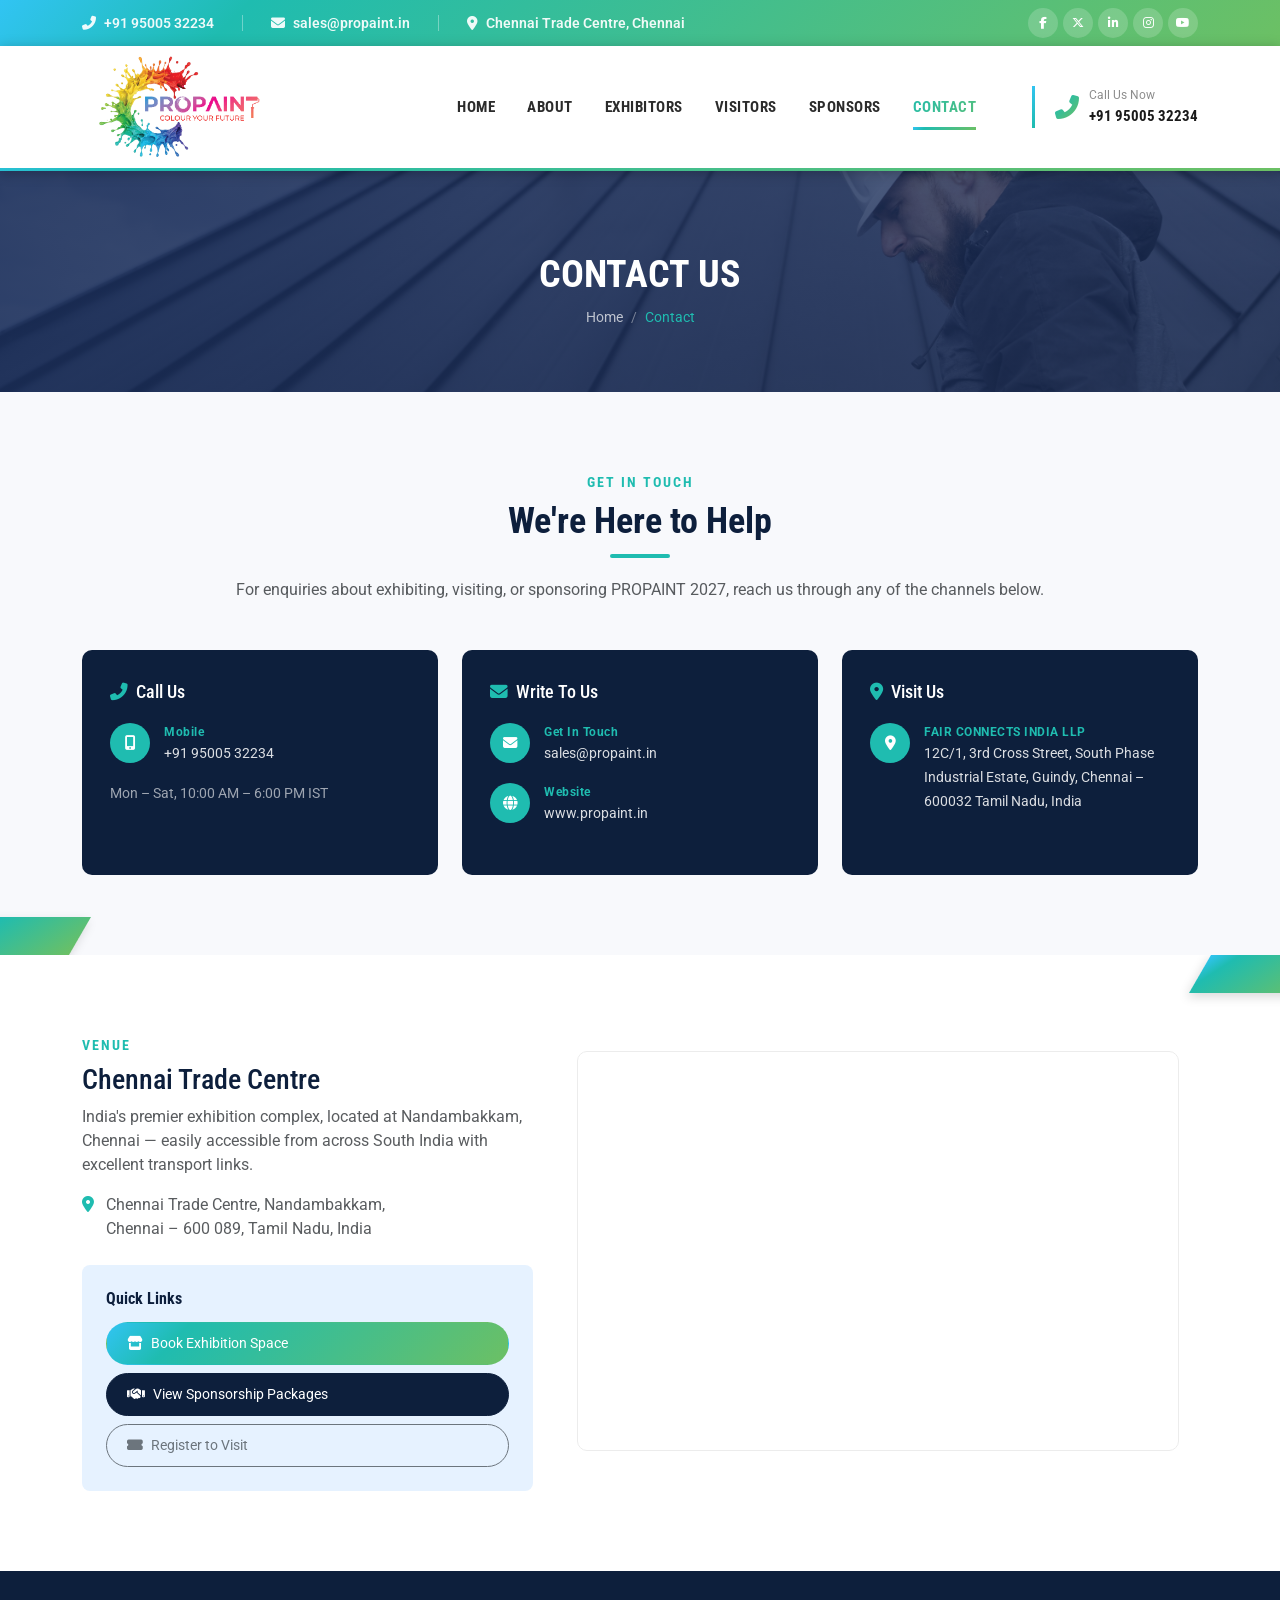
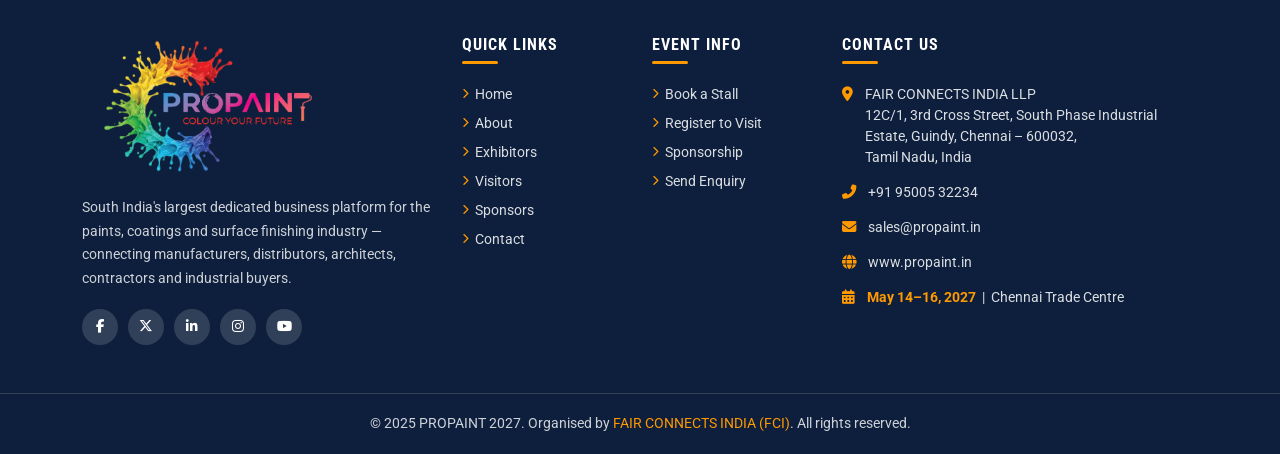
<file: contact.html>
<!DOCTYPE html>
<html lang="en">

<head>
    <meta charset="UTF-8" />
    <meta name="viewport" content="width=device-width, initial-scale=1.0" />
    <title>Contact — PROPAINT 2027</title>
    <meta name="description"
        content="Contact PROPAINT 2027 — Send an enquiry for exhibiting, visiting or sponsoring. Call +91 95005 32234 or email sales@propaint.in." />
    <link rel="preconnect" href="https://fonts.googleapis.com">
    <link rel="preconnect" href="https://fonts.gstatic.com" crossorigin>
    <link
        href="https://fonts.googleapis.com/css2?family=Roboto+Condensed:wght@400;700&family=Roboto:wght@400;500;700&display=swap"
        rel="stylesheet">
    <link href="https://cdn.jsdelivr.net/npm/bootstrap@5.3.3/dist/css/bootstrap.min.css" rel="stylesheet">
    <link href="https://cdn.jsdelivr.net/npm/bootstrap-icons@1.11.3/font/bootstrap-icons.css" rel="stylesheet">
    <link href="https://cdnjs.cloudflare.com/ajax/libs/font-awesome/6.5.1/css/all.min.css" rel="stylesheet">
    <link href="https://cdn.jsdelivr.net/npm/aos@2.3.4/dist/aos.css" rel="stylesheet">
    <link rel="stylesheet" href="css/theme.css">
    <link rel="stylesheet" href="css/style.css">
</head>

<body>

    <div id="header-placeholder"></div>

    <!-- Page Hero -->
    <div class="page-hero" style="background-image:url('images/waterproofing 1.jpg')">
        <div class="container">
            <h1 data-aos="fade-up">Contact Us</h1>
            <nav aria-label="breadcrumb" data-aos="fade-up" data-aos-delay="100">
                <ol class="breadcrumb">
                    <li class="breadcrumb-item"><a href="index.html">Home</a></li>
                    <li class="breadcrumb-item active">Contact</li>
                </ol>
            </nav>
        </div>
    </div>

    <!-- ============================================================
     CONTACT INFO CARDS
     ============================================================ -->
    <section class="section-bg decor-left">
        <div class="container">
            <div class="text-center mb-5" data-aos="fade-up">
                <p class="section-subtitle">Get In Touch</p>
                <h2 class="section-title">We're Here to Help</h2>
                <div class="section-divider mx-auto"></div>
                <p class="text-muted mt-3">For enquiries about exhibiting, visiting, or sponsoring PROPAINT 2027, reach
                    us through any of the channels below.</p>
            </div>
            <div class="row gy-4">
                <div class="col-md-4" data-aos="fade-up">
                    <div class="contact-info-card">
                        <h4><i class="fas fa-phone-alt me-2" style="color:var(--theme-primary)"></i>Call Us</h4>
                        <div class="contact-detail">
                            <div class="icon"><i class="fas fa-mobile-alt"></i></div>
                            <div class="text">
                                <small>Mobile</small>
                                <span><a href="tel:+919500532234"
                                        style="color:rgba(255,255,255,.85);text-decoration:none">+91 95005
                                        32234</a></span>
                            </div>
                        </div>
                        <p style="color:rgba(255,255,255,.6);font-size:.85rem;margin:0">Mon – Sat, 10:00 AM – 6:00 PM
                            IST
                        </p>
                    </div>
                </div>
                <div class="col-md-4" data-aos="fade-up" data-aos-delay="80">
                    <div class="contact-info-card">
                        <h4><i class="fas fa-envelope me-2" style="color:var(--theme-primary)"></i>Write To Us</h4>
                        <div class="contact-detail">
                            <div class="icon"><i class="fas fa-envelope"></i></div>
                            <div class="text">
                                <small>Get In Touch</small>
                                <span><a href="mailto:sales@propaint.in"
                                        style="color:rgba(255,255,255,.85);text-decoration:none">sales@propaint.in</a></span>
                            </div>
                        </div>
                        <div class="contact-detail">
                            <div class="icon"><i class="fas fa-globe"></i></div>
                            <div class="text">
                                <small>Website</small>
                                <span>www.propaint.in</span>
                            </div>
                        </div>
                    </div>
                </div>
                <div class="col-md-4" data-aos="fade-up" data-aos-delay="160">
                    <div class="contact-info-card">
                        <h4><i class="fas fa-map-marker-alt me-2" style="color:var(--theme-primary)"></i>Visit Us</h4>
                        <div class="contact-detail">
                            <div class="icon"><i class="fas fa-map-marker-alt"></i></div>
                            <div class="text">
                                <small>FAIR CONNECTS INDIA LLP</small>
                                <span>12C/1, 3rd Cross Street,
                                    South Phase Industrial Estate,
                                    Guindy, Chennai – 600032
                                    Tamil Nadu, India</span>
                            </div>
                        </div>
                    </div>
                </div>
            </div>
        </div>
    </section>

    <!-- ============================================================
     ENQUIRY FORM + MAP
     ============================================================ -->
    <section class="decor-right">
        <div class="container">
            <div class="row gy-5">

                <!-- Form -->
                <!-- <div class="col-lg-7" data-aos="fade-right">
                    <div class="contact-form-card">
                        <p class="section-subtitle">Send a Message</p>
                        <h3>Send Your Enquiry</h3>

                        <div id="form-success" class="alert alert-success" style="display:none" role="alert">
                            <i class="fas fa-check-circle me-2"></i>Thank you! Your enquiry has been sent. We'll get
                            back to you shortly.
                        </div>

                        <form id="enquiry-form" novalidate>
                            <div class="row gy-3">
                                <div class="col-md-6">
                                    <label for="name" class="form-label">Full Name <span
                                            class="text-danger">*</span></label>
                                    <input type="text" class="form-control" id="name" name="name"
                                        placeholder="Your full name" required>
                                </div>
                                <div class="col-md-6">
                                    <label for="company" class="form-label">Company Name</label>
                                    <input type="text" class="form-control" id="company" name="company"
                                        placeholder="Your company name">
                                </div>
                                <div class="col-md-6">
                                    <label for="email" class="form-label">Email Address <span
                                            class="text-danger">*</span></label>
                                    <input type="email" class="form-control" id="email" name="email"
                                        placeholder="you@company.com" required>
                                </div>
                                <div class="col-md-6">
                                    <label for="phone" class="form-label">Phone Number</label>
                                    <input type="tel" class="form-control" id="phone" name="phone"
                                        placeholder="+91 XXXXX XXXXX">
                                </div>
                                <div class="col-12">
                                    <label for="enquiry-type" class="form-label">Enquiry Type <span
                                            class="text-danger">*</span></label>
                                    <select class="form-select" id="enquiry-type" name="enquiry-type" required>
                                        <option value="" disabled selected>Select enquiry type</option>
                                        <option value="exhibit">Book Stall / Exhibit</option>
                                        <option value="visit">Register to Visit</option>
                                        <option value="sponsor">Sponsorship Enquiry</option>
                                        <option value="general">General Enquiry</option>
                                    </select>
                                </div>
                                <div class="col-12">
                                    <label for="message" class="form-label">Message <span
                                            class="text-danger">*</span></label>
                                    <textarea class="form-control" id="message" name="message" rows="5"
                                        placeholder="Tell us more about your enquiry…" required></textarea>
                                </div>
                                <div class="col-12">
                                    <button type="submit" class="btn btn-primary btn-lg rounded-pill-btn px-5 w-100">
                                        <i class="fas fa-paper-plane me-2"></i>Send Enquiry
                                    </button>
                                </div>
                            </div>
                        </form>
                    </div>
                </div> -->

                <div class="col-lg-5" data-aos="fade-right">
                    <div class="mb-4">
                        <p class="section-subtitle">Venue</p>
                        <h3 style="color:var(--theme-secondary);font-family:var(--font-heading)">Chennai Trade Centre
                        </h3>
                        <p class="text-muted">India's premier exhibition complex, located at Nandambakkam, Chennai —
                            easily accessible from across South India with excellent transport links.</p>
                        <address class="text-muted" style="font-style:normal">
                            <i class="fas fa-map-marker-alt me-2" style="color:var(--theme-primary)"></i>
                            Chennai Trade Centre, Nandambakkam,<br>
                            &nbsp;&nbsp;&nbsp;&nbsp;&nbsp;&nbsp;Chennai – 600 089, Tamil Nadu, India
                        </address>
                    </div>
                    <div class="p-4 rounded-3" style="background:var(--theme-primary-light)">
                        <h6
                            style="color:var(--theme-secondary);font-family:var(--font-heading);font-weight:700;margin-bottom:14px">
                            Quick Links</h6>
                        <div class="d-flex flex-column gap-2">
                            <a href="exhibitors.html" class="btn btn-primary rounded-pill-btn btn-sm text-start">
                                <i class="fas fa-store me-2"></i>Book Exhibition Space
                            </a>
                            <a href="sponsors.html" class="btn btn-secondary rounded-pill-btn btn-sm text-start">
                                <i class="fas fa-handshake me-2"></i>View Sponsorship Packages
                            </a>
                            <a href="visitors.html"
                                class="btn btn-outline-secondary rounded-pill-btn btn-sm text-start">
                                <i class="fas fa-ticket-alt me-2"></i>Register to Visit
                            </a>
                        </div>
                    </div>
                </div>

                <!-- Map + info -->
                <div class="col-lg-7 contact-map" data-aos="fade-left">

                    <div class="map-embed mb-4" style="height:400px">
                        <iframe
                            src="https://www.google.com/maps/embed?pb=!1m12!1m8!1m3!1d3887.3429456494414!2d80.1886082!3d13.0138195!3m2!1i1024!2i768!4f13.1!2m1!1schennai%20trade%20centre%20nandambakkam!5e0!3m2!1sen!2sin!4v1780676569591!5m2!1sen!2sin"
                            width="600" height="450" style="border:0;" allowfullscreen="" loading="lazy"
                            referrerpolicy="no-referrer-when-downgrade"></iframe>
                    </div>
                </div>

            </div>
        </div>
    </section>

    <div id="footer-placeholder"></div>

    <script src="https://cdn.jsdelivr.net/npm/bootstrap@5.3.3/dist/js/bootstrap.bundle.min.js"></script>
    <script src="https://cdn.jsdelivr.net/npm/aos@2.3.4/dist/aos.js"></script>
    <script src="js/data.js"></script>
    <script src="js/components.js"></script>
    <script src="js/main.js"></script>
</body>

</html>
</file>
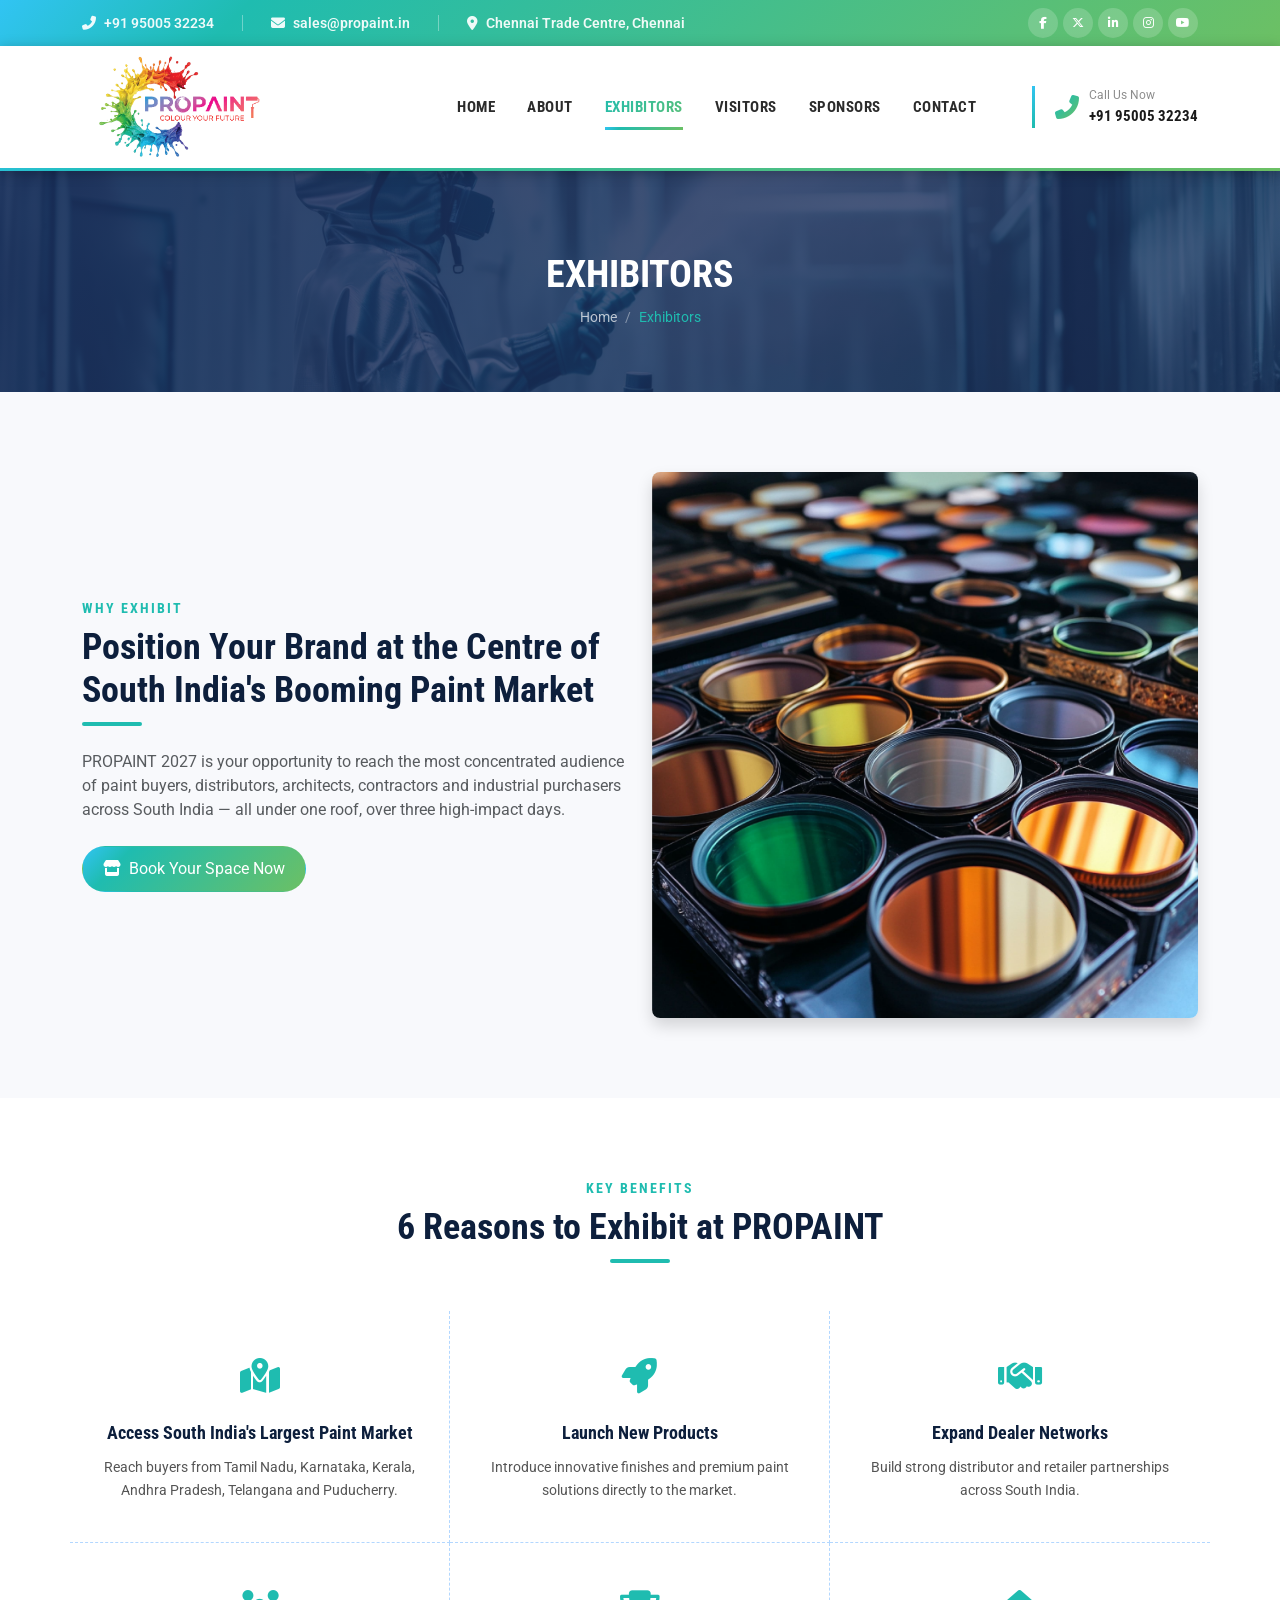
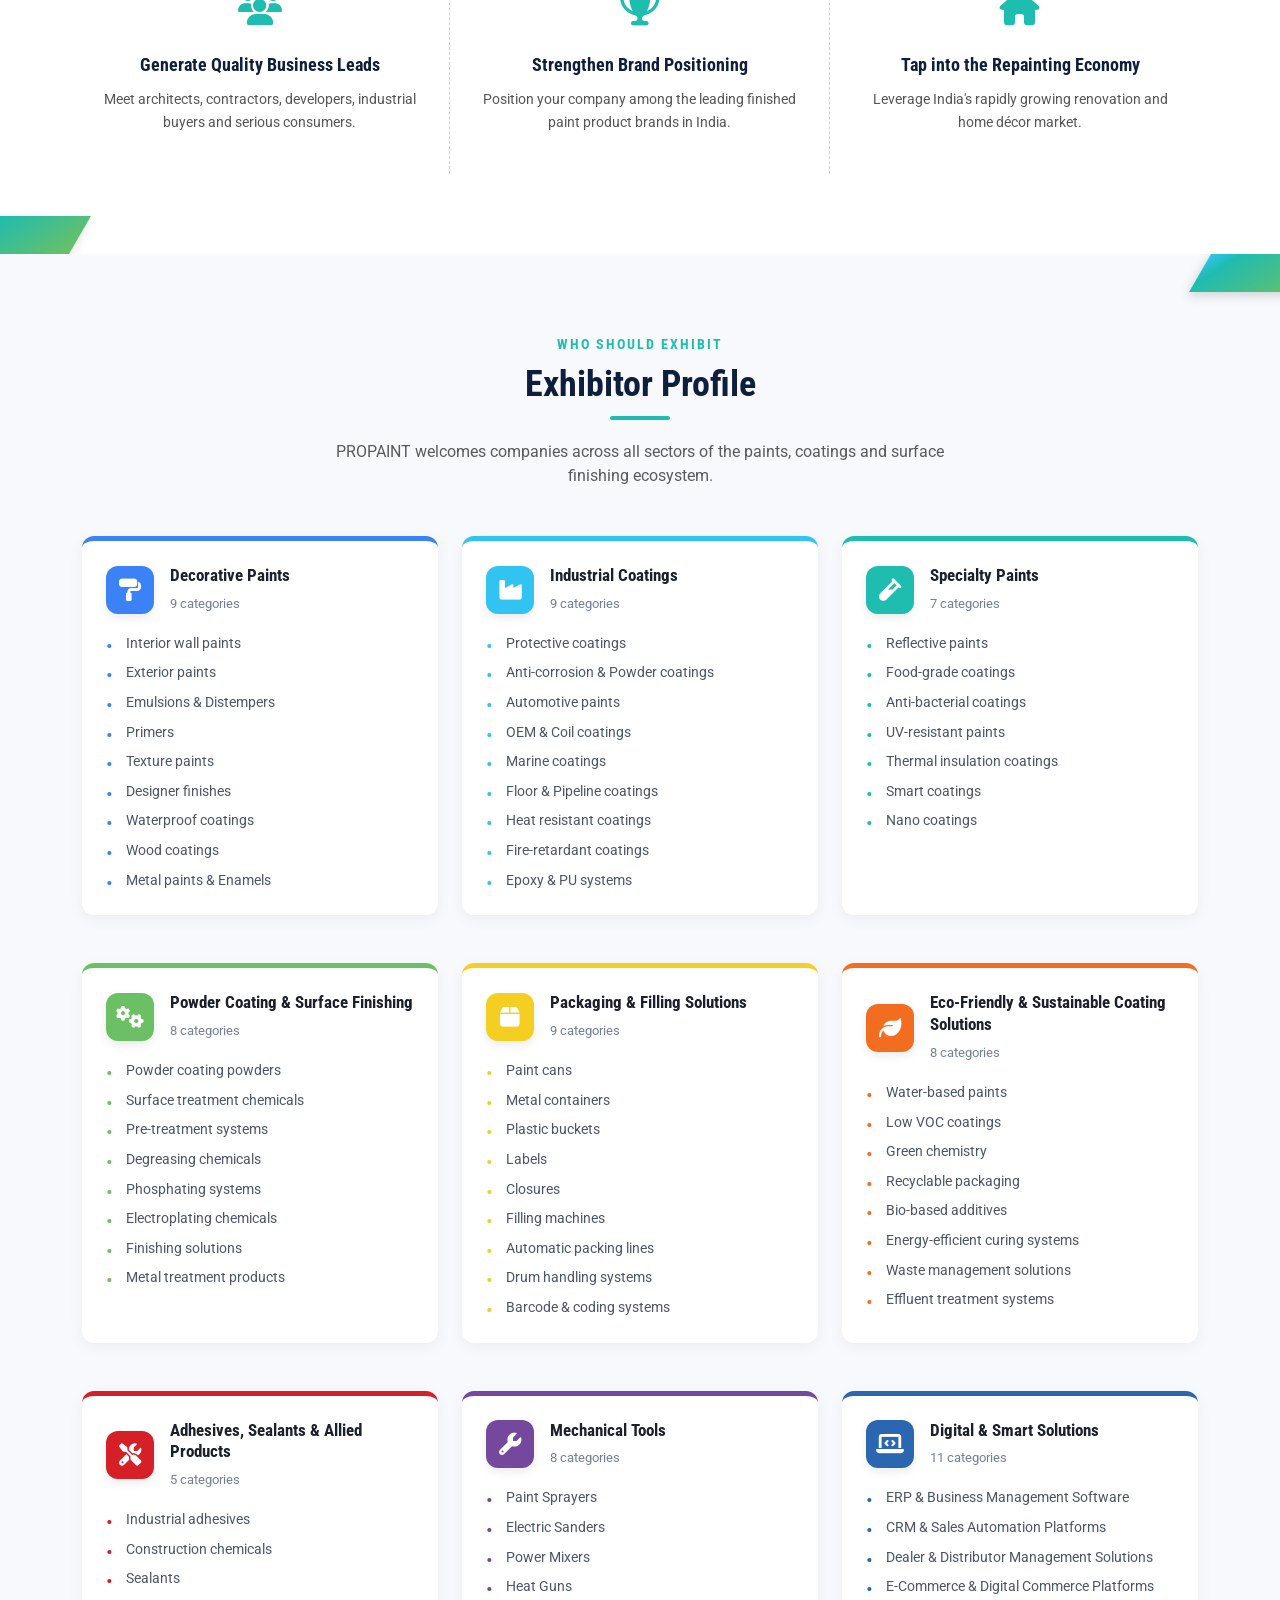
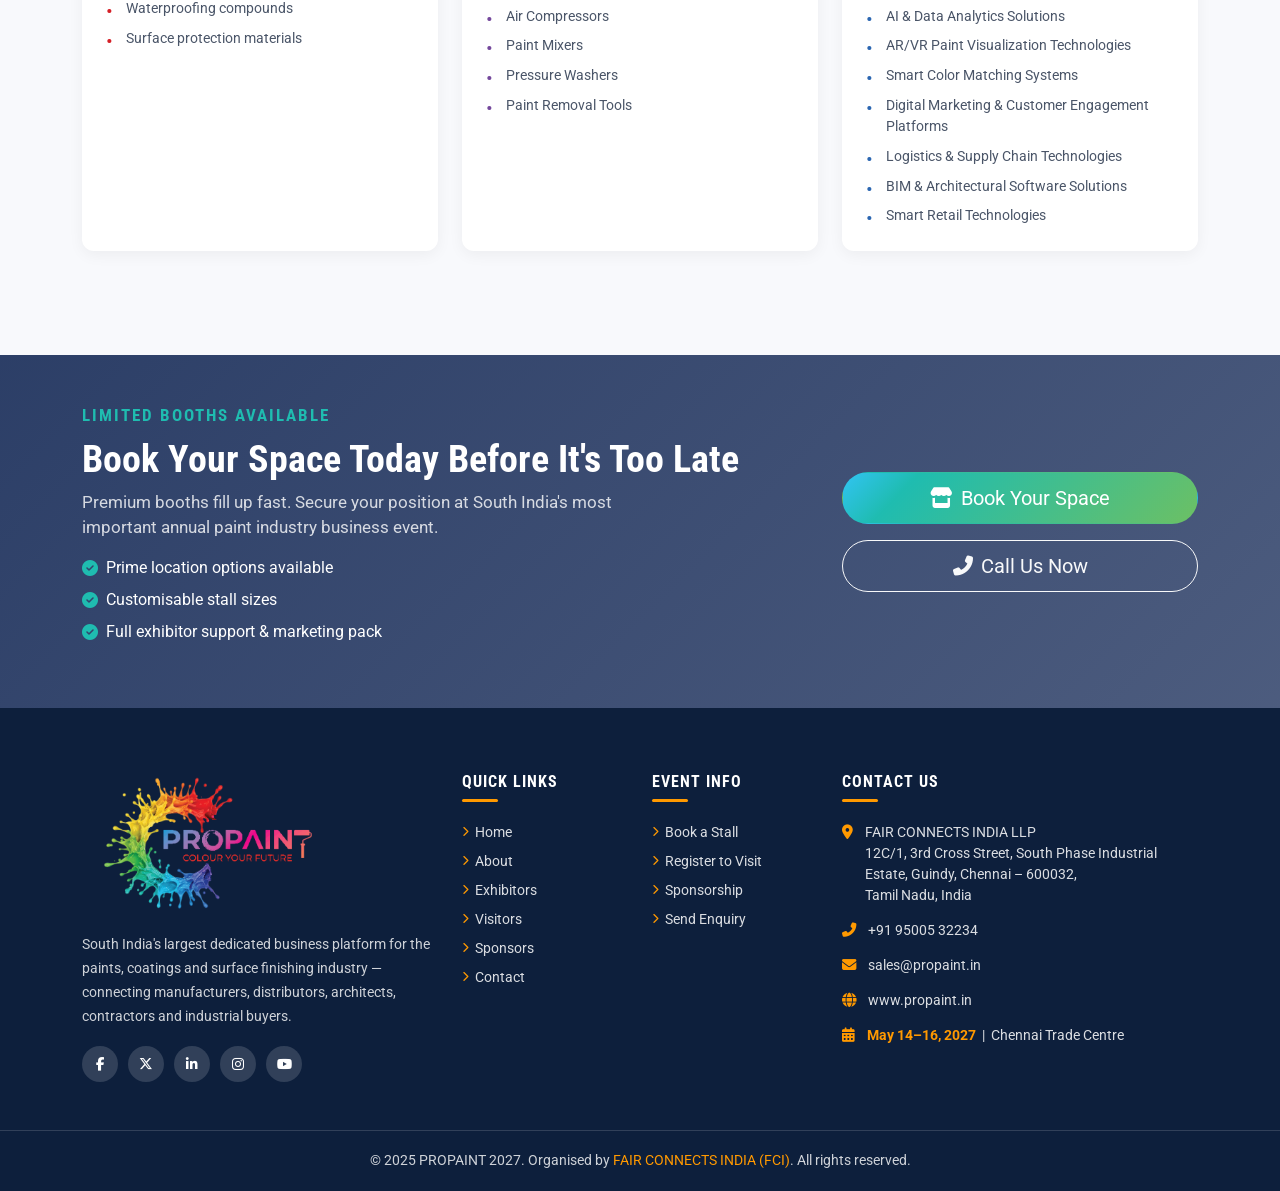
<file: exhibitors.html>
<!DOCTYPE html>
<html lang="en">

<head>
    <meta charset="UTF-8" />
    <meta name="viewport" content="width=device-width, initial-scale=1.0" />
    <title>Exhibitors — PROPAINT 2027</title>
    <meta name="description"
        content="Exhibit at PROPAINT 2027 — South India's largest paints and coatings trade exhibition. Book your stall at Chennai Trade Centre, May 14–16, 2027." />
    <link rel="preconnect" href="https://fonts.googleapis.com">
    <link rel="preconnect" href="https://fonts.gstatic.com" crossorigin>
    <link
        href="https://fonts.googleapis.com/css2?family=Roboto+Condensed:wght@400;700&family=Roboto:wght@400;500;700&display=swap"
        rel="stylesheet">
    <link href="https://cdn.jsdelivr.net/npm/bootstrap@5.3.3/dist/css/bootstrap.min.css" rel="stylesheet">
    <link href="https://cdn.jsdelivr.net/npm/bootstrap-icons@1.11.3/font/bootstrap-icons.css" rel="stylesheet">
    <link href="https://cdnjs.cloudflare.com/ajax/libs/font-awesome/6.5.1/css/all.min.css" rel="stylesheet">
    <link href="https://cdn.jsdelivr.net/npm/aos@2.3.4/dist/aos.css" rel="stylesheet">
    <link rel="stylesheet" href="css/theme.css">
    <link rel="stylesheet" href="css/style.css">
</head>

<body>

    <div id="header-placeholder"></div>

    <!-- Page Hero -->
    <div class="page-hero" style="background-image:url('images/protective 1.jpg')">
        <div class="container">
            <h1 data-aos="fade-up">Exhibitors</h1>
            <nav aria-label="breadcrumb" data-aos="fade-up" data-aos-delay="100">
                <ol class="breadcrumb">
                    <li class="breadcrumb-item"><a href="index.html">Home</a></li>
                    <li class="breadcrumb-item active">Exhibitors</li>
                </ol>
            </nav>
        </div>
    </div>

    <!-- ============================================================
     INTRO
     ============================================================ -->
    <section class="section-bg">
        <div class="container">
            <div class="row align-items-center gy-4">
                <div class="col-lg-6" data-aos="fade-right">
                    <p class="section-subtitle">Why Exhibit</p>
                    <h2 class="section-title">Position Your Brand at the Centre of South India's Booming Paint Market
                    </h2>
                    <div class="section-divider left mt-2 mb-4"></div>
                    <p class="text-muted">PROPAINT 2027 is your opportunity to reach the most concentrated audience of
                        paint buyers, distributors, architects, contractors and industrial purchasers across South India
                        — all under one roof, over three high-impact days.</p>
                    <a href="contact.html" class="btn btn-primary rounded-pill-btn mt-2">
                        <i class="fas fa-store me-2"></i>Book Your Space Now
                    </a>
                </div>
                <div class="col-lg-6" data-aos="fade-left">
                    <img src="images/reflective paint 1.jpg" alt="Exhibition Hall" class="img-fluid rounded-3 shadow"
                        loading="lazy">
                </div>
            </div>
        </div>
    </section>

    <!-- ============================================================
     WHY EXHIBIT (feature cards)
     ============================================================ -->
    <section class="decor-left">
        <div class="container">
            <div class="text-center mb-5" data-aos="fade-up">
                <p class="section-subtitle">Key Benefits</p>
                <h2 class="section-title">6 Reasons to Exhibit at PROPAINT</h2>
                <div class="section-divider mx-auto"></div>
            </div>
            <div class="row gy-0" id="why-exhibit-container">
                <!-- rendered by main.js -->
            </div>
        </div>
    </section>

    <!-- ============================================================
     EXHIBITOR PROFILES
     ============================================================ -->
    <section class="section-bg decor-right">
        <div class="container">
            <div class="text-center mb-5" data-aos="fade-up">
                <p class="section-subtitle">Who Should Exhibit</p>
                <h2 class="section-title">Exhibitor Profile</h2>
                <div class="section-divider mx-auto"></div>
                <p class="text-muted mt-3" style="max-width:640px;margin:0 auto">PROPAINT welcomes companies across all
                    sectors of the paints, coatings and surface finishing ecosystem.</p>
            </div>
            <div class="row gy-4" id="exhibitor-profiles-container">
                <!-- rendered by main.js -->
            </div>
        </div>
    </section>

    <!-- ============================================================
     CTA BAND
     ============================================================ -->
    <section class="cta-banner p-0"
        style="background-image:url('https://images.unsplash.com/photo-1540575467063-178a50c2df87?w=1920&q=80')">
        <div class="container py-5">
            <div class="row align-items-center gy-4">
                <div class="col-lg-8" data-aos="fade-right">
                    <p class="section-subtitle" style="color:var(--theme-primary)">Limited Booths Available</p>
                    <h2>Book Your Space Today Before It's Too Late</h2>
                    <p>Premium booths fill up fast. Secure your position at South India's most important annual paint
                        industry business event.</p>
                    <ul class="list-unstyled mt-3">
                        <li class="d-flex align-items-center gap-2 mb-2 text-white"><i class="fas fa-check-circle"
                                style="color:var(--theme-primary)"></i> Prime location options available</li>
                        <li class="d-flex align-items-center gap-2 mb-2 text-white"><i class="fas fa-check-circle"
                                style="color:var(--theme-primary)"></i> Customisable stall sizes</li>
                        <li class="d-flex align-items-center gap-2 text-white"><i class="fas fa-check-circle"
                                style="color:var(--theme-primary)"></i> Full exhibitor support &amp; marketing pack</li>
                    </ul>
                </div>
                <div class="col-lg-4 text-lg-end" data-aos="fade-left">
                    <a href="contact.html" class="btn btn-primary btn-lg rounded-pill-btn px-5 mb-3 d-block">
                        <i class="fas fa-store me-2"></i>Book Your Space
                    </a>
                    <a href="tel:+919500532234" class="btn btn-outline-light btn-lg rounded-pill-btn px-5 d-block">
                        <i class="fas fa-phone-alt me-2"></i>Call Us Now
                    </a>
                </div>
            </div>
        </div>
    </section>

    <div id="footer-placeholder"></div>

    <script src="https://cdn.jsdelivr.net/npm/bootstrap@5.3.3/dist/js/bootstrap.bundle.min.js"></script>
    <script src="https://cdn.jsdelivr.net/npm/aos@2.3.4/dist/aos.js"></script>
    <script src="js/data.js"></script>
    <script src="js/components.js"></script>
    <script src="js/main.js"></script>
</body>

</html>
</file>
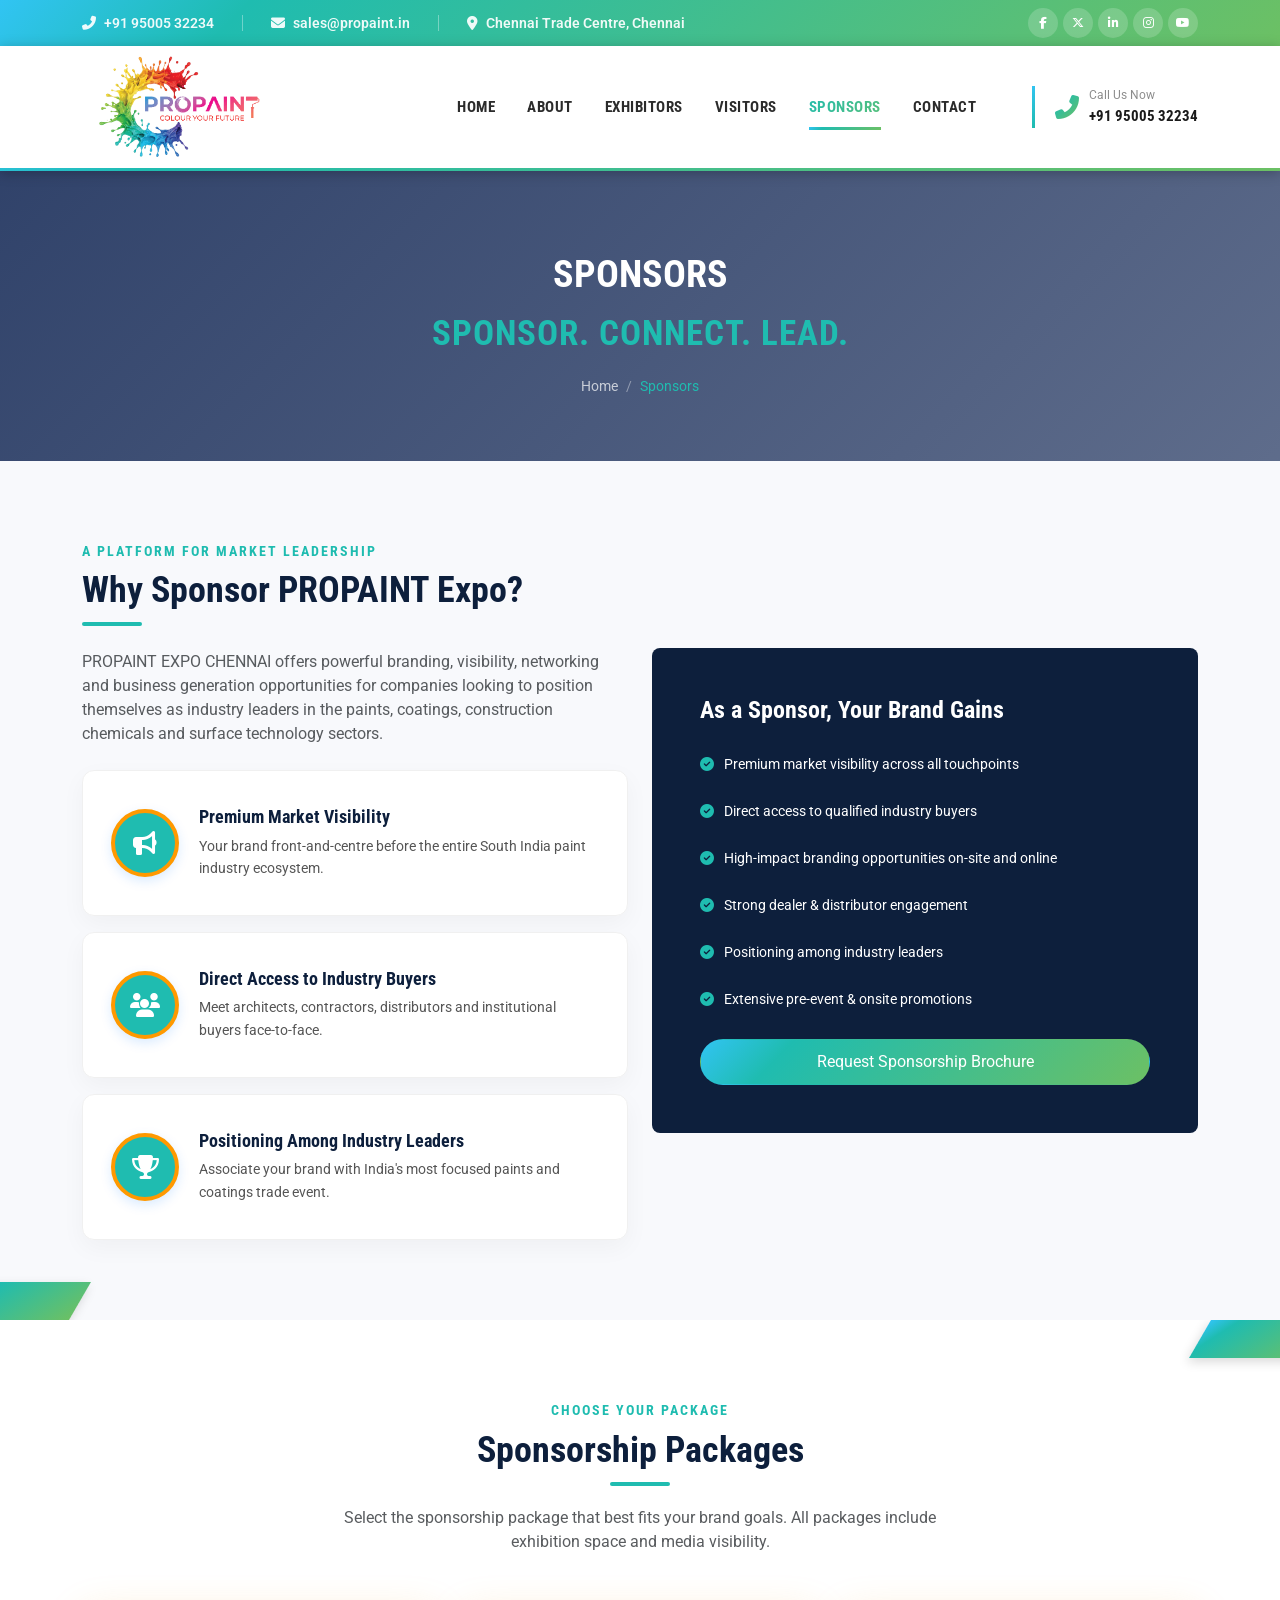
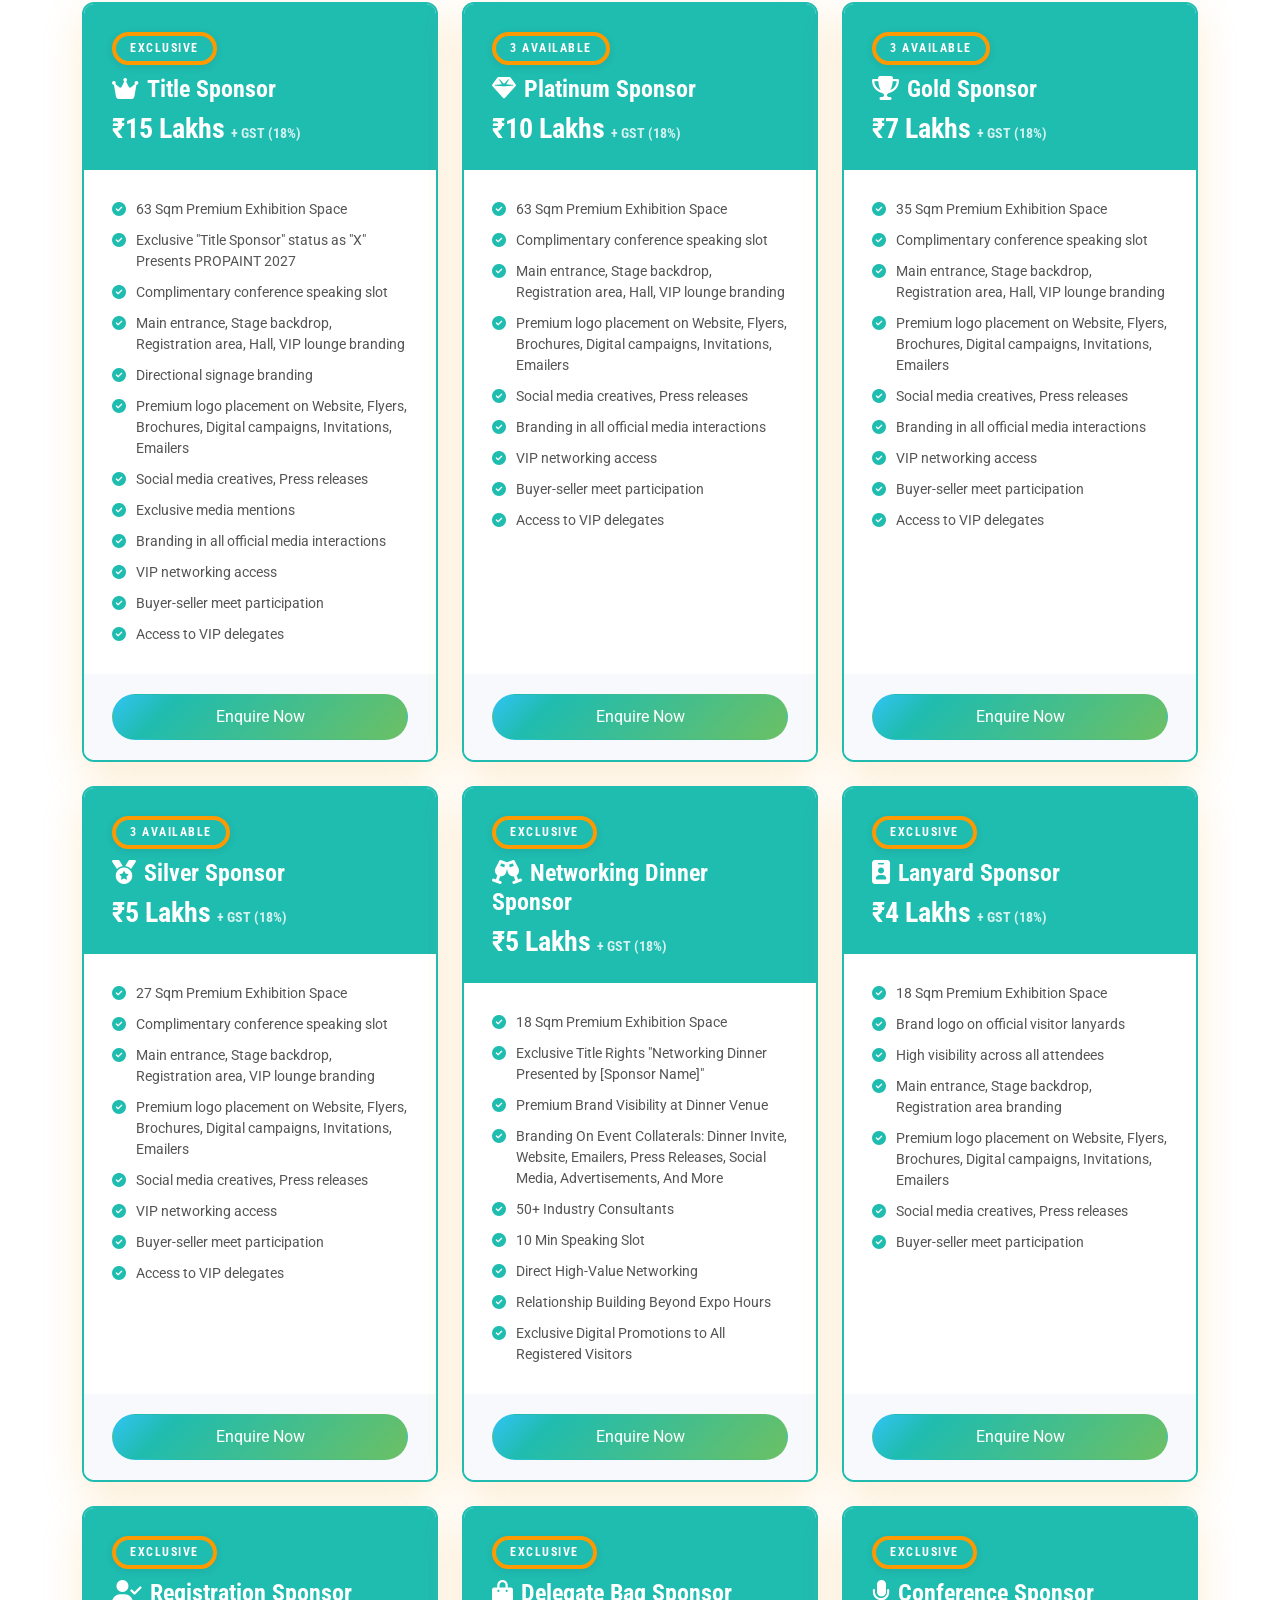
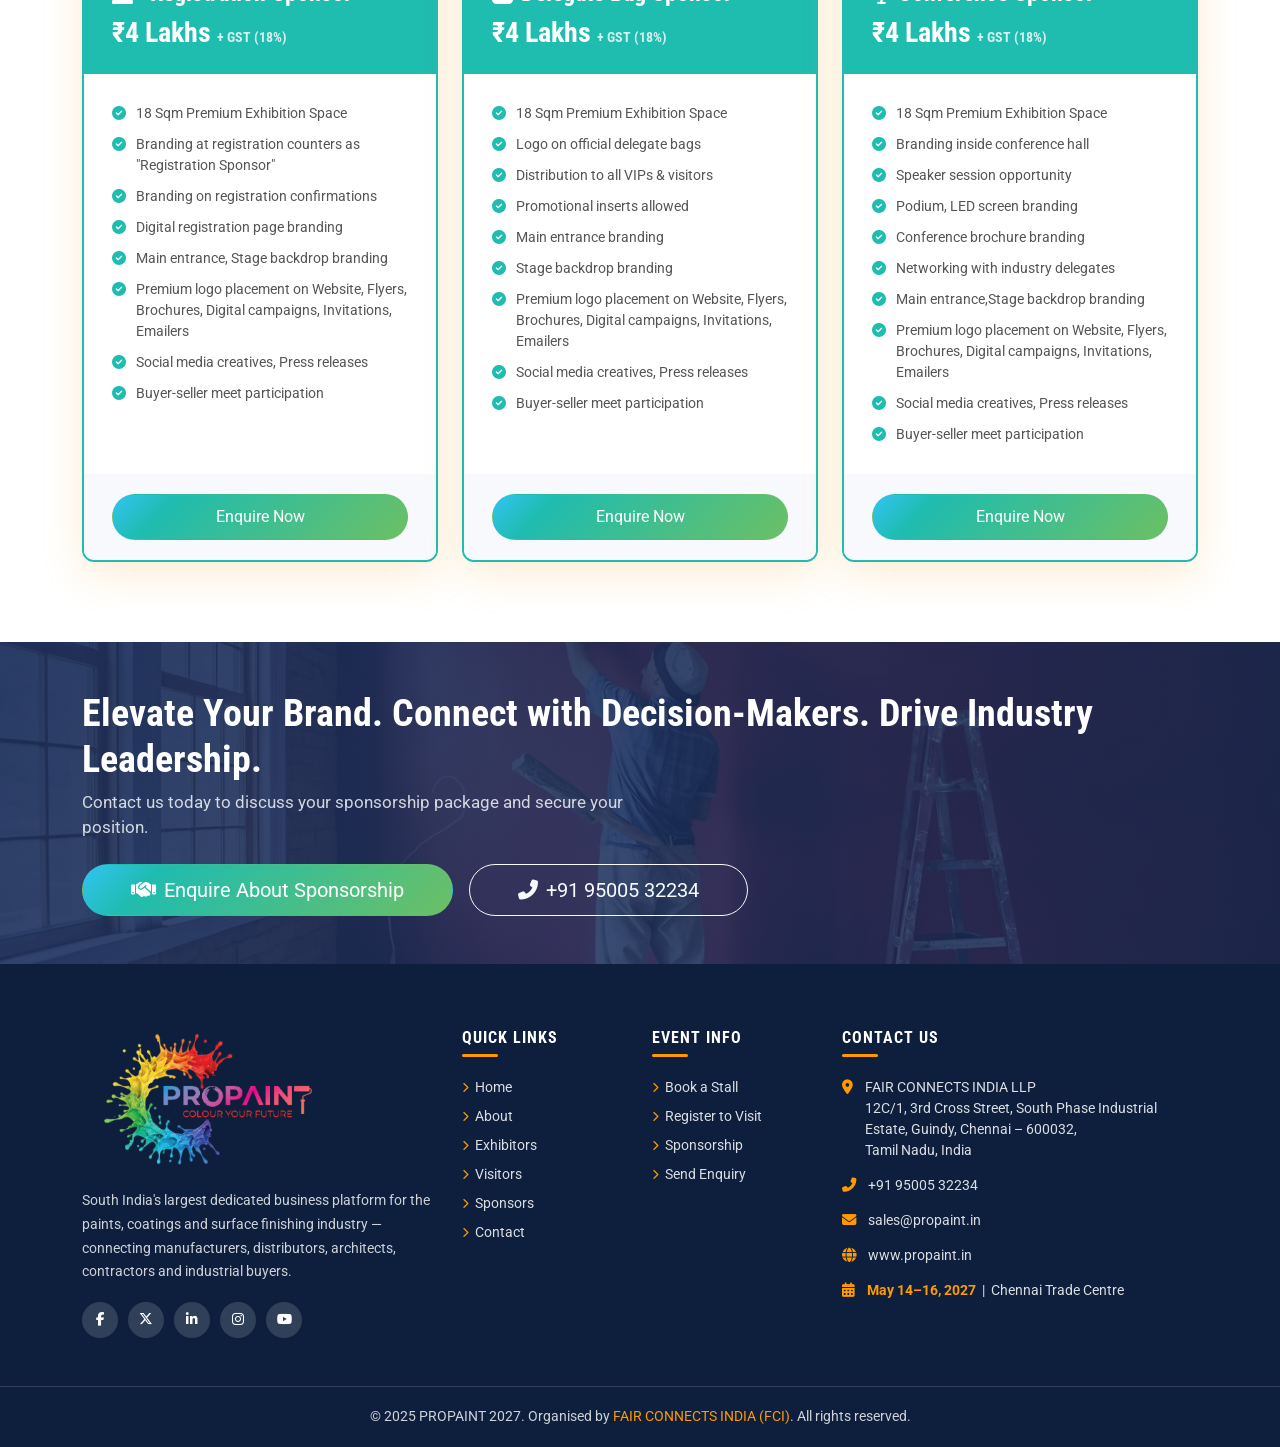
<file: sponsors.html>
<!DOCTYPE html>
<html lang="en">

<head>
    <meta charset="UTF-8" />
    <meta name="viewport" content="width=device-width, initial-scale=1.0" />
    <title>Sponsors — PROPAINT 2027</title>
    <meta name="description"
        content="Sponsorship packages at PROPAINT 2027 — Title, Platinum, Gold, Silver and exclusive category sponsors. Elevate your brand at South India's premier paints expo." />
    <link rel="preconnect" href="https://fonts.googleapis.com">
    <link rel="preconnect" href="https://fonts.gstatic.com" crossorigin>
    <link
        href="https://fonts.googleapis.com/css2?family=Roboto+Condensed:wght@400;700&family=Roboto:wght@400;500;700&display=swap"
        rel="stylesheet">
    <link href="https://cdn.jsdelivr.net/npm/bootstrap@5.3.3/dist/css/bootstrap.min.css" rel="stylesheet">
    <link href="https://cdn.jsdelivr.net/npm/bootstrap-icons@1.11.3/font/bootstrap-icons.css" rel="stylesheet">
    <link href="https://cdnjs.cloudflare.com/ajax/libs/font-awesome/6.5.1/css/all.min.css" rel="stylesheet">
    <link href="https://cdn.jsdelivr.net/npm/aos@2.3.4/dist/aos.css" rel="stylesheet">
    <link rel="stylesheet" href="css/theme.css">
    <link rel="stylesheet" href="css/style.css">
</head>

<body>

    <div id="header-placeholder"></div>

    <!-- Page Hero -->
    <div class="page-hero"
        style="background-image:url('https://images.unsplash.com/photo-1521791136064-7986c2920216?w=1920&q=80')">
        <div class="container">
            <h1 data-aos="fade-up">Sponsors</h1>
            <p style="color:var(--theme-primary);font-family:var(--font-heading);font-size:2.2rem;font-weight:700;letter-spacing:1px"
                data-aos="fade-up" data-aos-delay="80">SPONSOR. CONNECT. LEAD.</p>
            <nav aria-label="breadcrumb" data-aos="fade-up" data-aos-delay="120">
                <ol class="breadcrumb">
                    <li class="breadcrumb-item"><a href="index.html">Home</a></li>
                    <li class="breadcrumb-item active">Sponsors</li>
                </ol>
            </nav>
        </div>
    </div>

    <!-- ============================================================
     WHY SPONSOR
     ============================================================ -->
    <section class="section-bg decor-left">
        <div class="container">
            <div class="row align-items-center gy-5">
                <div class="col-lg-6" data-aos="fade-right">
                    <p class="section-subtitle">A Platform for Market Leadership</p>
                    <h2 class="section-title">Why Sponsor PROPAINT Expo?</h2>
                    <div class="section-divider left mt-2 mb-4"></div>
                    <p class="text-muted mb-4">PROPAINT EXPO CHENNAI offers powerful branding, visibility, networking
                        and business generation opportunities for companies looking to position themselves as industry
                        leaders in the paints, coatings, construction chemicals and surface technology sectors.</p>
                    <div class="row gy-3">
                        <div class="col-12">
                            <div class="reason-item">
                                <div class="reason-icon"><i class="fas fa-bullhorn"></i></div>
                                <div>
                                    <h5>Premium Market Visibility</h5>
                                    <p>Your brand front-and-centre before the entire South India paint industry
                                        ecosystem.</p>
                                </div>
                            </div>
                        </div>
                        <div class="col-12">
                            <div class="reason-item">
                                <div class="reason-icon"><i class="fas fa-users"></i></div>
                                <div>
                                    <h5>Direct Access to Industry Buyers</h5>
                                    <p>Meet architects, contractors, distributors and institutional buyers face-to-face.
                                    </p>
                                </div>
                            </div>
                        </div>
                        <div class="col-12">
                            <div class="reason-item">
                                <div class="reason-icon"><i class="fas fa-trophy"></i></div>
                                <div>
                                    <h5>Positioning Among Industry Leaders</h5>
                                    <p>Associate your brand with India's most focused paints and coatings trade event.
                                    </p>
                                </div>
                            </div>
                        </div>
                    </div>
                </div>
                <div class="col-lg-6" data-aos="fade-left">
                    <div class="p-5 rounded-3 text-white" style="background:var(--theme-secondary)">
                        <h4 class="text-white mb-4" style="font-family:var(--font-heading);font-weight:700">As a
                            Sponsor, Your Brand Gains</h4>
                        <ul class="list-unstyled mb-0">
                            <li class="sponsor-benefit tc mb-3"><i class="fas fa-check-circle"></i><span>Premium market
                                    visibility across all touchpoints</span></li>
                            <li class="sponsor-benefit tc mb-3"><i class="fas fa-check-circle"></i><span>Direct access
                                    to
                                    qualified industry buyers</span></li>
                            <li class="sponsor-benefit tc mb-3"><i class="fas fa-check-circle"></i><span>High-impact
                                    branding opportunities on-site and online</span></li>
                            <li class="sponsor-benefit tc mb-3"><i class="fas fa-check-circle"></i><span>Strong dealer
                                    &amp; distributor engagement</span></li>
                            <li class="sponsor-benefit tc mb-3"><i class="fas fa-check-circle"></i><span>Positioning
                                    among
                                    industry leaders</span></li>
                            <li class="sponsor-benefit tc"><i class="fas fa-check-circle"></i><span>Extensive pre-event
                                    &amp; onsite promotions</span></li>
                        </ul>
                        <a href="contact.html" class="btn btn-primary rounded-pill-btn mt-4 w-100">Request Sponsorship
                            Brochure</a>
                    </div>
                </div>
            </div>
        </div>
    </section>

    <!-- ============================================================
     SPONSOR PACKAGES
     ============================================================ -->
    <section class="decor-right">
        <div class="container">
            <div class="text-center mb-5" data-aos="fade-up">
                <p class="section-subtitle">Choose Your Package</p>
                <h2 class="section-title">Sponsorship Packages</h2>
                <div class="section-divider mx-auto"></div>
                <p class="text-muted mt-3" style="max-width:600px;margin:0 auto">Select the sponsorship package that
                    best fits your brand goals. All packages include exhibition space and media visibility.</p>
            </div>
            <div class="row gy-4" id="sponsor-packages-container">
                <!-- rendered by main.js -->
            </div>
        </div>
    </section>

    <!-- Final CTA -->
    <section class="cta-banner p-0" style="background-image:url('images/interior 1.jpg')">
        <div class="container py-5" data-aos="zoom-in">
            <h2>Elevate Your Brand. Connect with Decision-Makers. Drive Industry Leadership.</h2>
            <p class="mb-4">Contact us today to discuss your sponsorship package and secure your position.</p>
            <div class="d-flex flex-wrap gap-3">
                <a href="contact.html" class="btn btn-primary btn-lg rounded-pill-btn px-5">
                    <i class="fas fa-handshake me-2"></i>Enquire About Sponsorship
                </a>
                <a href="tel:+919500532234" class="btn btn-outline-light btn-lg rounded-pill-btn px-5">
                    <i class="fas fa-phone-alt me-2"></i>+91 95005 32234
                </a>
            </div>
        </div>
    </section>

    <div id="footer-placeholder"></div>

    <script src="https://cdn.jsdelivr.net/npm/bootstrap@5.3.3/dist/js/bootstrap.bundle.min.js"></script>
    <script src="https://cdn.jsdelivr.net/npm/aos@2.3.4/dist/aos.js"></script>
    <script src="js/data.js"></script>
    <script src="js/components.js"></script>
    <script src="js/main.js"></script>
</body>

</html>
</file>
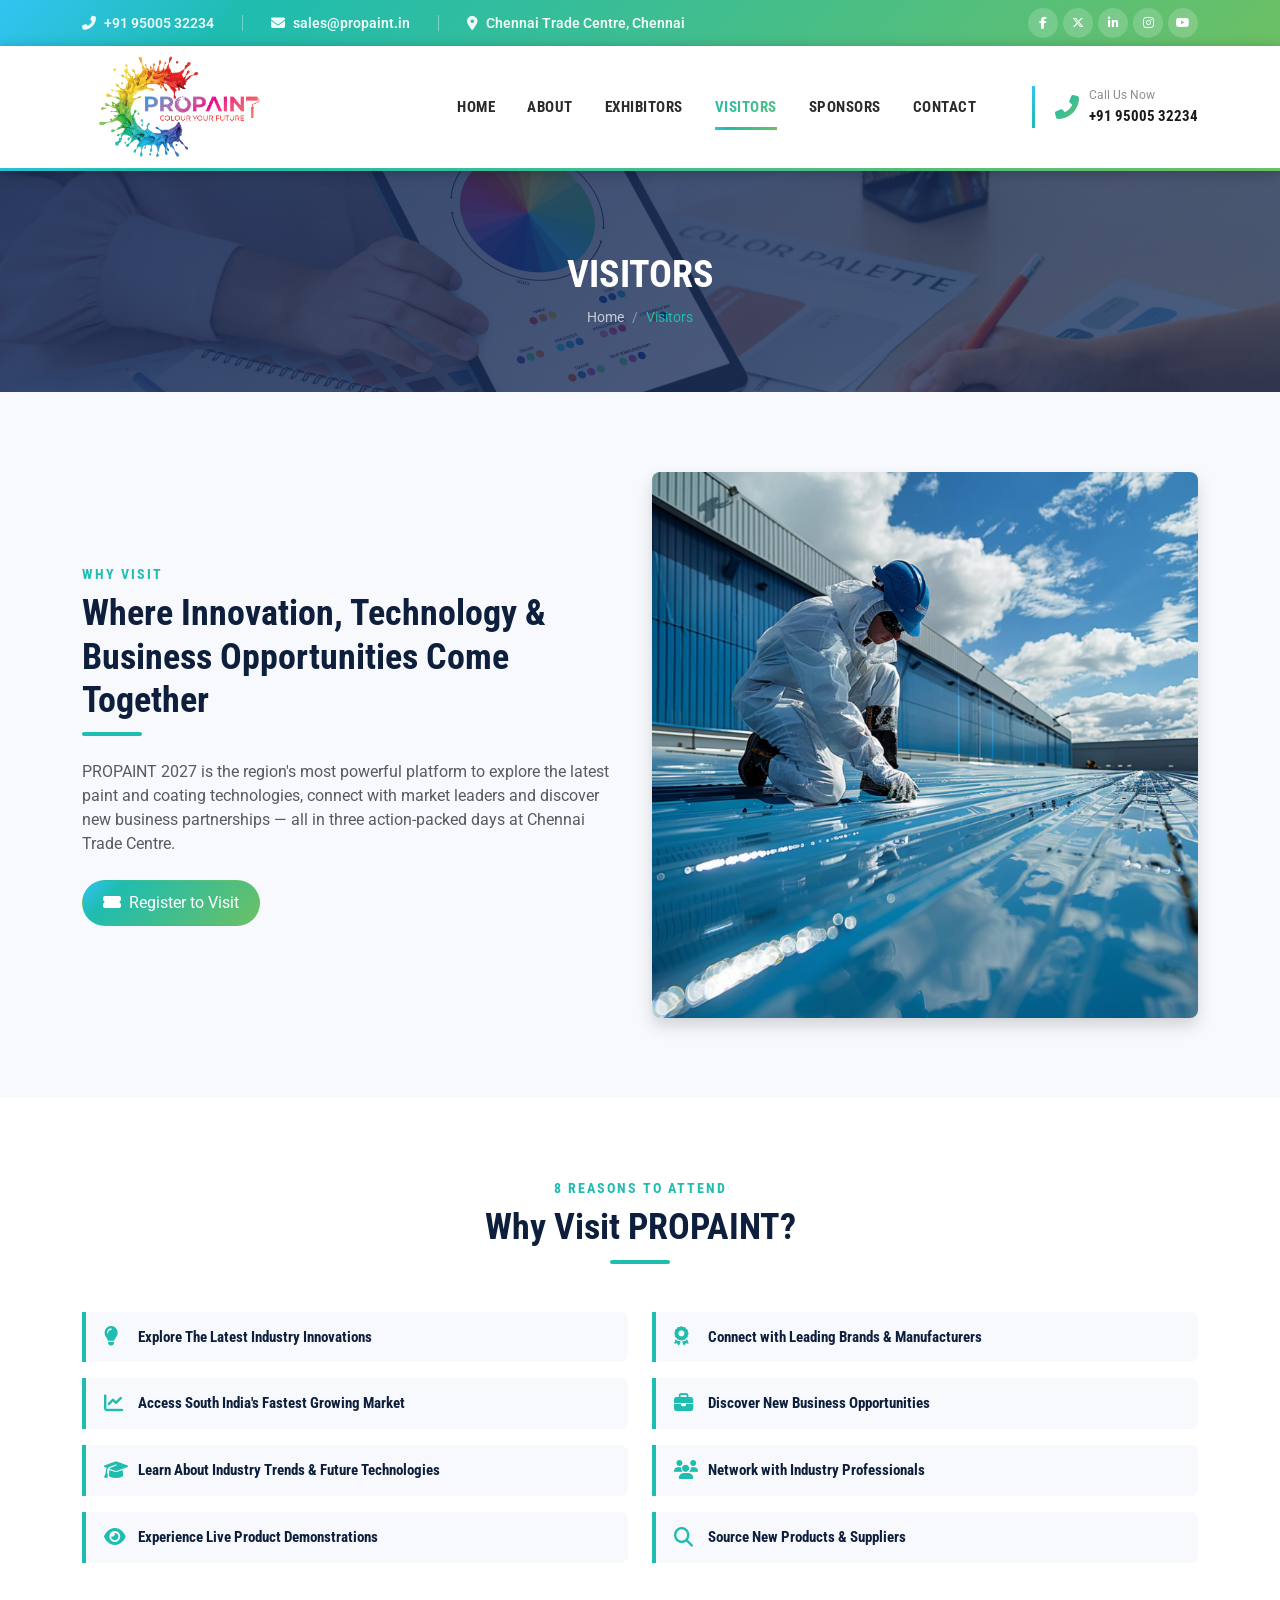
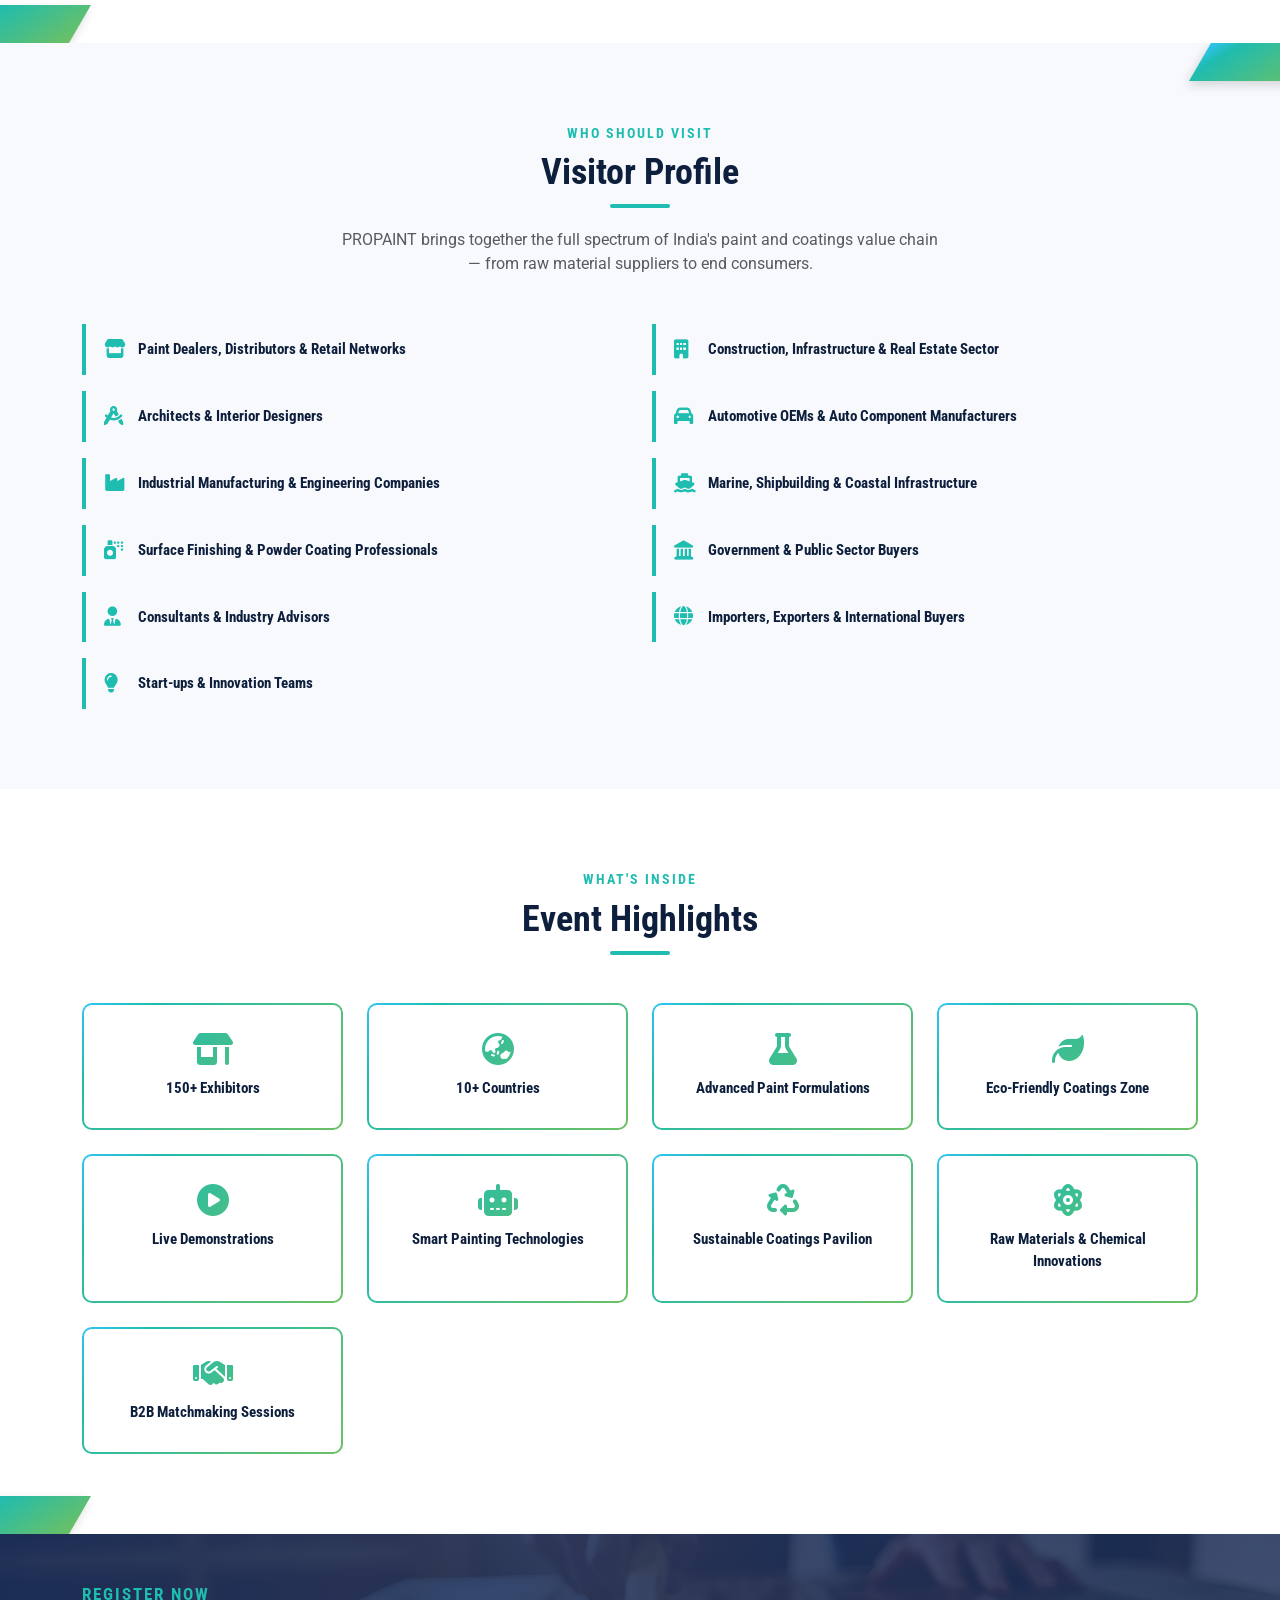
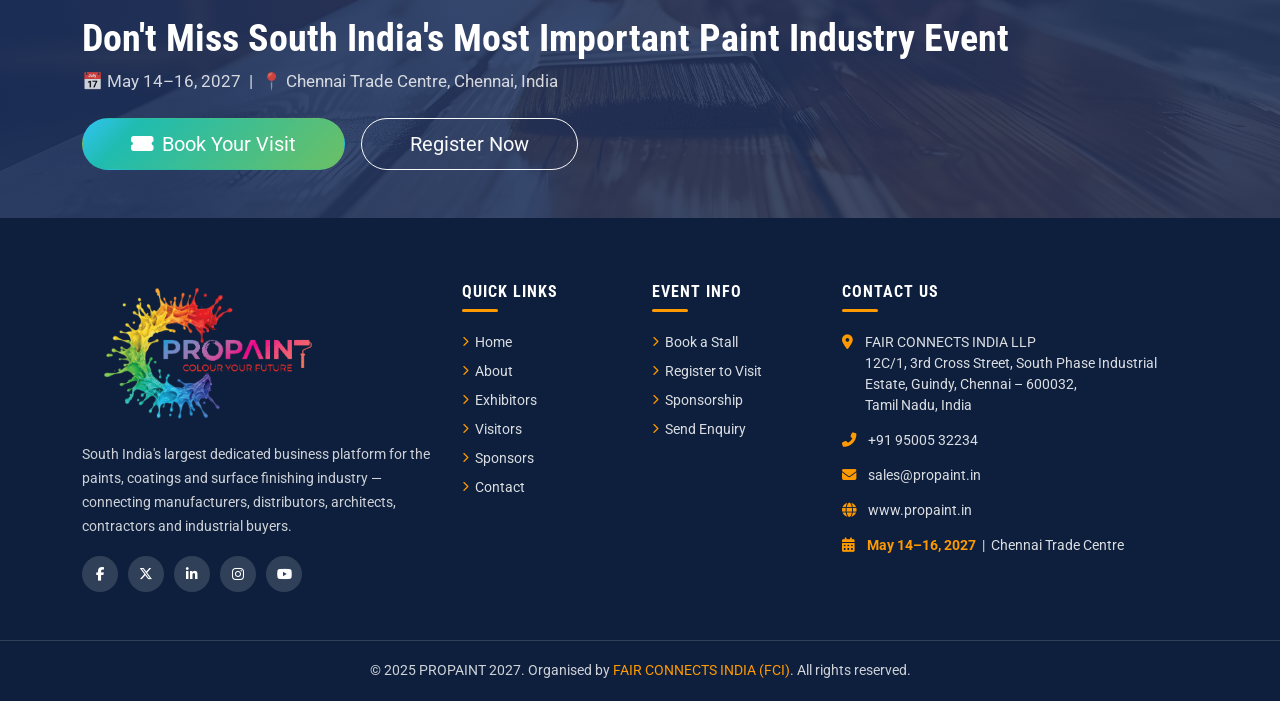
<file: visitors.html>
<!DOCTYPE html>
<html lang="en">

<head>
    <meta charset="UTF-8" />
    <meta name="viewport" content="width=device-width, initial-scale=1.0" />
    <title>Visitors — PROPAINT 2027</title>
    <meta name="description"
        content="Visit PROPAINT 2027 — Explore innovations, connect with brands, discover business opportunities. Register to visit Chennai Trade Centre, May 14–16, 2027." />
    <link rel="preconnect" href="https://fonts.googleapis.com">
    <link rel="preconnect" href="https://fonts.gstatic.com" crossorigin>
    <link
        href="https://fonts.googleapis.com/css2?family=Roboto+Condensed:wght@400;700&family=Roboto:wght@400;500;700&display=swap"
        rel="stylesheet">
    <link href="https://cdn.jsdelivr.net/npm/bootstrap@5.3.3/dist/css/bootstrap.min.css" rel="stylesheet">
    <link href="https://cdn.jsdelivr.net/npm/bootstrap-icons@1.11.3/font/bootstrap-icons.css" rel="stylesheet">
    <link href="https://cdnjs.cloudflare.com/ajax/libs/font-awesome/6.5.1/css/all.min.css" rel="stylesheet">
    <link href="https://cdn.jsdelivr.net/npm/aos@2.3.4/dist/aos.css" rel="stylesheet">
    <link rel="stylesheet" href="css/theme.css">
    <link rel="stylesheet" href="css/style.css">
</head>

<body>

    <div id="header-placeholder"></div>

    <!-- Page Hero -->
    <div class="page-hero" style="background-image:url('images/digital2.jpg')">
        <div class="container">
            <h1 data-aos="fade-up">Visitors</h1>
            <nav aria-label="breadcrumb" data-aos="fade-up" data-aos-delay="100">
                <ol class="breadcrumb">
                    <li class="breadcrumb-item"><a href="index.html">Home</a></li>
                    <li class="breadcrumb-item active">Visitors</li>
                </ol>
            </nav>
        </div>
    </div>

    <!-- ============================================================
     INTRO
     ============================================================ -->
    <section class="section-bg">
        <div class="container">
            <div class="row align-items-center gy-4">
                <div class="col-lg-6" data-aos="fade-right">
                    <p class="section-subtitle">Why Visit</p>
                    <h2 class="section-title">Where Innovation, Technology &amp; Business Opportunities Come Together
                    </h2>
                    <div class="section-divider left mt-2 mb-4"></div>
                    <p class="text-muted">PROPAINT 2027 is the region's most powerful platform to explore the latest
                        paint and coating technologies, connect with market leaders and discover new business
                        partnerships — all in three action-packed days at Chennai Trade Centre.</p>
                    <a href="contact.html" class="btn btn-primary rounded-pill-btn mt-2">
                        <i class="fas fa-ticket-alt me-2"></i>Register to Visit
                    </a>
                </div>
                <div class="col-lg-6" data-aos="fade-left">
                    <img src="images/waterproofing 3.jpg" alt="Exhibition Floor" class="img-fluid rounded-3 shadow"
                        loading="lazy">
                </div>
            </div>
        </div>
    </section>

    <!-- ============================================================
     WHY VISIT
     ============================================================ -->
    <section class="decor-left">
        <div class="container">
            <div class="text-center mb-5" data-aos="fade-up">
                <p class="section-subtitle">8 Reasons to Attend</p>
                <h2 class="section-title">Why Visit PROPAINT?</h2>
                <div class="section-divider mx-auto"></div>
            </div>
            <div class="row gy-3" id="why-visit-container">
                <!-- rendered by main.js -->
            </div>
        </div>
    </section>

    <!-- ============================================================
     VISITOR PROFILE
     ============================================================ -->
    <section class="section-bg decor-right">
        <div class="container">
            <div class="text-center mb-5" data-aos="fade-up">
                <p class="section-subtitle">Who Should Visit</p>
                <h2 class="section-title">Visitor Profile</h2>
                <div class="section-divider mx-auto"></div>
                <p class="text-muted mt-3" style="max-width:600px;margin:0 auto">PROPAINT brings together the full
                    spectrum of India's paint and coatings value chain — from raw material suppliers to end consumers.
                </p>
            </div>
            <div class="row gy-3" id="visitor-profiles-container">
                <!-- rendered by main.js -->
            </div>
        </div>
    </section>

    <!-- ============================================================
     EVENT HIGHLIGHTS
     ============================================================ -->
    <section class="decor-left">
        <div class="container">
            <div class="text-center mb-5" data-aos="fade-up">
                <p class="section-subtitle">What's Inside</p>
                <h2 class="section-title">Event Highlights</h2>
                <div class="section-divider mx-auto"></div>
            </div>
            <div class="row gy-4" id="event-highlights-container">
                <!-- rendered by main.js -->
            </div>
        </div>
    </section>

    <!-- ============================================================
     STATS STRIP
     ============================================================ -->
    <!-- <section class="stats-strip py-0"
        style="background-image:url('https://images.unsplash.com/photo-1565793579543-2461da8ece42?w=1920&q=80')">
        <div class="container position-relative py-5">
            <div class="row gy-4 position-relative">
                <div class="col-6 col-md-3 stat-item" data-aos="fade-up">
                    <div class="stat-num">150<span class="stat-suffix">+</span></div>
                    <div class="stat-label">Exhibitors</div>
                </div>
                <div class="col-6 col-md-3 stat-item" data-aos="fade-up" data-aos-delay="100">
                    <div class="stat-num">10<span class="stat-suffix">+</span></div>
                    <div class="stat-label">Countries</div>
                </div>
                <div class="col-6 col-md-3 stat-item" data-aos="fade-up" data-aos-delay="200">
                    <div class="stat-num">3</div>
                    <div class="stat-label">Days of Business</div>
                </div>
                <div class="col-6 col-md-3 stat-item" data-aos="fade-up" data-aos-delay="300">
                    <div class="stat-num">50<span class="stat-suffix">K+</span></div>
                    <div class="stat-label">Expected Visitors</div>
                </div>
            </div>
        </div>
    </section> -->

    <!-- CTA -->
    <section class="cta-banner p-0" style="background-image:url('images/wood_coating 3.jpg')">
        <div class="container py-5">
            <div data-aos="zoom-in">
                <p class="section-subtitle" style="color:var(--theme-primary)">Register Now</p>
                <h2>Don't Miss South India's Most Important Paint Industry Event</h2>
                <p class="mb-4">📅 May 14–16, 2027 &nbsp;|&nbsp; 📍 Chennai Trade Centre, Chennai, India</p>
                <div class="d-flex flex-wrap gap-3">
                    <a href="contact.html" class="btn btn-primary btn-lg rounded-pill-btn px-5">
                        <i class="fas fa-ticket-alt me-2"></i>Book Your Visit
                    </a>
                    <a href="contact.html" class="btn btn-outline-light btn-lg rounded-pill-btn px-5">
                        Register Now
                    </a>
                </div>
            </div>
        </div>
    </section>

    <div id="footer-placeholder"></div>

    <script src="https://cdn.jsdelivr.net/npm/bootstrap@5.3.3/dist/js/bootstrap.bundle.min.js"></script>
    <script src="https://cdn.jsdelivr.net/npm/aos@2.3.4/dist/aos.js"></script>
    <script src="js/data.js"></script>
    <script src="js/components.js"></script>
    <script src="js/main.js"></script>
</body>

</html>
</file>
<file: css/theme.css>
/* ================================================================
   PROPAINT 2027 — Theme Configuration
   ================================================================
   Brand palette:
     --theme-primary  : #e11f26  red      — topbar, CTAs, active states
     --theme-secondary: #0d1f3c  navy     — navbar (now white overridden), footer, headings
     --theme-blue     : #1fb5e9  sky blue — info highlights, secondary CTAs
     --theme-yellow   : #fcdc3e  yellow   — badges, countdown units, featured callouts
   ================================================================ */

:root {
  --theme-primary: #1FBCB0;
  /* --theme-secondary: #1a1a1a; */
  --theme-secondary: #0d1f3c;
  --theme-blue: #007bff;
  --theme-yellow: #ff9900;

  /* ---- Derived shades ---- */
  --theme-primary-dark: #0056b3;
  --theme-primary-light: #e6f2ff;
  --theme-secondary-dark: #000000;
  --theme-secondary-light: #2b2b2b;
  --theme-blue-dark: #0056b3;
  --theme-blue-light: #e6f2ff;
  --theme-yellow-dark: #d98200;

  /* ---- Bootstrap 5 overrides ---- */
  --bs-primary: var(--theme-primary);
  --bs-primary-rgb: 0, 123, 255;
  --bs-secondary: var(--theme-secondary);
  --bs-secondary-rgb: 26, 26, 26;
  --bs-link-color: var(--theme-primary);
  --bs-link-hover-color: var(--theme-primary-dark);

  /* ---- Typography ---- */
  --font-heading: 'Roboto Condensed', sans-serif;
  --font-body: 'Roboto', sans-serif;

  /* ---- Spacing ---- */
  --section-py: 80px;

  /* ---- Accent gradient (teal → green) ---- */
  --gradient-accent: linear-gradient(134deg, rgba(49, 196, 243, 1) 0%, rgba(31, 188, 176, 1) 19%, rgba(108, 192, 100, 1) 100%);
}
</file>
<file: css/style.css>
/* ============================================================
   PROPAINT 2027 — Main Stylesheet
   Fonts loaded via CDN in each HTML file
   ============================================================ */

*,
*::before,
*::after {
    box-sizing: border-box;
}

html,
body {
    font-family: var(--font-body);
    color: #444;
    background: #fff;
    overflow-x: hidden;
}

h1,
h2,
h3,
h4,
h5,
h6 {
    font-family: var(--font-heading);
    color: var(--theme-secondary);
}

a {
    text-decoration: none;
}

img {
    max-width: 100%;
}

/* ============================================================
   Bootstrap Color Overrides
   ============================================================ */
.bg-primary {
    background-color: var(--theme-primary) !important;
}

.bg-secondary {
    background-color: var(--theme-secondary) !important;
}

.text-primary {
    color: var(--theme-primary) !important;
}

.text-secondary {
    color: var(--theme-secondary) !important;
}

.border-primary {
    border-color: var(--theme-primary) !important;
}

.border-secondary {
    border-color: var(--theme-secondary) !important;
}

.btn-primary {
    background: var(--gradient-accent);
    border-color: transparent;
    color: #fff;
}

.btn-primary:hover,
.btn-primary:focus {
    background: var(--gradient-accent);
    border-color: transparent;
    color: #fff;
    filter: brightness(1.08);
}

.btn-secondary {
    background-color: var(--theme-secondary);
    border-color: var(--theme-secondary);
    color: #fff;
}

.btn-secondary:hover,
.btn-secondary:focus {
    background-color: var(--theme-secondary-dark);
    border-color: var(--theme-secondary-dark);
    color: #fff;
}

.btn-outline-primary {
    color: var(--theme-primary);
    border-color: var(--theme-primary);
}

.btn-outline-primary:hover {
    background: var(--gradient-accent);
    border-color: transparent;
    color: #fff;
}

.btn-outline-light:hover {
    background: var(--gradient-accent);
    border-color: transparent;
    color: #fff;
}

/* ============================================================
   Site Header (fixed wrapper)
   ============================================================ */
#site-header {
    position: fixed;
    top: 0;
    left: 0;
    right: 0;
    z-index: 1050;
    width: 100%;
}

/* Hide topbar smoothly once scrolled */
#site-header .topbar {
    max-height: 60px;
    overflow: hidden;
    transition: max-height .35s ease, padding .35s ease, opacity .25s ease;
    opacity: 1;
}

#site-header.scrolled .topbar {
    max-height: 0;
    padding-top: 0;
    padding-bottom: 0;
    opacity: 0;
}

/* Subtle shadow boost on scrolled navbar */
#site-header.scrolled .site-navbar {
    box-shadow: 0 4px 20px rgba(0, 0, 0, .35);
}

/* ============================================================
   Topbar
   ============================================================ */
.topbar {
    background: var(--gradient-accent);
    padding: 8px 0;
    font-size: 0.875rem;
}

.topbar a {
    color: rgba(255, 255, 255, .92);
    font-weight: 600;
    transition: opacity .2s;
}

.topbar a:hover {
    opacity: .75;
}

.topbar span {
    color: rgba(255, 255, 255, .92) !important;
}

.topbar .separator {
    border-left: 1px solid rgba(255, 255, 255, .35);
    height: 16px;
    margin: 0 12px;
}

.topbar .social-icons a {
    width: 30px;
    height: 30px;
    display: inline-flex;
    align-items: center;
    justify-content: center;
    background: rgba(255, 255, 255, .18);
    color: #fff;
    border-radius: 50%;
    margin-left: 5px;
    font-size: .75rem;
    transition: background .2s, transform .2s;
}

.topbar .social-icons a:hover {
    background: rgba(255, 255, 255, .38);
    color: #fff;
    opacity: 1;
    transform: translateY(-2px);
}

/* ============================================================
   Scroll-to-Top Button
   ============================================================ */
#scroll-top {
    position: fixed;
    bottom: 32px;
    right: 28px;
    width: 46px;
    height: 46px;
    background: var(--theme-primary);
    color: #fff;
    border: none;
    border-radius: 50%;
    font-size: 1.15rem;
    display: flex;
    align-items: center;
    justify-content: center;
    cursor: pointer;
    z-index: 1049;
    box-shadow: 0 4px 16px rgba(31, 188, 176, .45);
    opacity: 0;
    transform: translateY(20px);
    transition: opacity .3s ease, transform .3s ease, filter .2s;
    pointer-events: none;
}

#scroll-top.visible {
    opacity: 1;
    transform: translateY(0);
    pointer-events: auto;
}

#scroll-top:hover {
    background: var(--theme-secondary);
}

/* ============================================================
   Navbar
   ============================================================ */
.site-navbar {
    background-color: #fff !important;
    padding: 0 0;
    position: sticky;
    top: 0;
    z-index: 1000;
    box-shadow: 0 2px 18px rgba(0, 0, 0, .13);
    border-bottom: 3px solid transparent;
    border-image: var(--gradient-accent) 1;
}

.site-navbar .navbar-brand {
    padding: 6px 0;
}

.navbar-logo {
    height: 110px;
    width: auto;
    display: block;
    max-width: 260px;
    object-fit: contain;
    transition: height 0.3s ease, max-width 0.3s ease;
}

.site-navbar .nav-link {
    color: #2b2b2b !important;
    font-family: var(--font-heading);
    font-weight: 700;
    font-size: .95rem;
    letter-spacing: .5px;
    text-transform: uppercase;
    padding: 22px 16px !important;
    transition: color .2s;
    position: relative;
}

.site-navbar .nav-link::after {
    content: '';
    position: absolute;
    bottom: 10px;
    left: 16px;
    right: 16px;
    height: 3px;
    background: var(--gradient-accent);
    transform: scaleX(0);
    transition: transform .25s;
}

.site-navbar .nav-link:hover,
.site-navbar .nav-link.active {
    background: var(--gradient-accent);
    -webkit-background-clip: text;
    background-clip: text;
    color: transparent !important;
}

.site-navbar .nav-link:hover::after,
.site-navbar .nav-link.active::after {
    transform: scaleX(1);
}

.site-navbar .navbar-toggler {
    border-color: rgba(0, 0, 0, .2);
    padding: 6px 10px;
}

.site-navbar .navbar-toggler-icon {
    background-image: url("data:image/svg+xml,%3csvg xmlns='http://www.w3.org/2000/svg' viewBox='0 0 30 30'%3e%3cpath stroke='rgba%280%2c0%2c0%2c0.75%29' stroke-linecap='round' stroke-miterlimit='10' stroke-width='2' d='M4 7h22M4 15h22M4 23h22'/%3e%3c/svg%3e");
}

.navbar-phone {
    display: flex;
    align-items: center;
    gap: 10px;
    border-left: 3px solid transparent;
    border-image: var(--gradient-accent) 1;
    padding-left: 20px;
    margin-left: 16px;
}

.navbar-phone .icon {
    font-size: 1.5rem;
    background: var(--gradient-accent);
    -webkit-background-clip: text;
    background-clip: text;
    color: transparent !important;
}

.navbar-phone small {
    color: rgba(0, 0, 0, .45);
    font-size: .75rem;
    display: block;
}

.navbar-phone strong {
    color: #1a1a1a;
    font-size: .95rem;
    font-family: var(--font-heading);
}

/* ============================================================
   Section Headings
   ============================================================ */
.section-title {
    font-size: 2.25rem;
    font-weight: 700;
    color: var(--theme-secondary);
    margin-bottom: 10px;
}

.section-subtitle {
    color: var(--theme-primary);
    font-family: var(--font-heading);
    font-weight: 700;
    font-size: .85rem;
    letter-spacing: 2px;
    text-transform: uppercase;
    margin-bottom: 8px;
}

.section-divider {
    width: 60px;
    height: 4px;
    background: var(--theme-primary);
    margin: 0 auto 20px;
    border-radius: 2px;
}

.section-divider.left {
    margin-left: 0;
}

/* ============================================================
   Hero
   ============================================================ */
.hero {
    position: relative;
    min-height: 92vh;
    display: flex;
    align-items: center;
    background-size: cover;
    background-position: center;
    background-repeat: no-repeat;
    overflow: hidden;
}

.hero-overlay {
    position: absolute;
    inset: 0;
    background: linear-gradient(135deg,
            rgba(13, 31, 60, 0.92) 0%,
            rgba(13, 31, 60, 0.72) 50%,
            rgba(225, 31, 38, 0.28) 100%);
}

.hero-content {
    position: relative;
    z-index: 2;
}

.hero-label {
    display: inline-block;
    background: var(--gradient-accent);
    color: #fff;
    font-family: var(--font-heading);
    font-size: .8rem;
    font-weight: 700;
    letter-spacing: 2px;
    text-transform: uppercase;
    padding: 6px 18px;
    border-radius: 20px;
    margin-bottom: 22px;
}

.hero h1 {
    font-size: clamp(2.4rem, 6vw, 4rem);
    font-weight: 700;
    color: #fff;
    line-height: 1.15;
    margin-bottom: 16px;
}

.hero h1 span {
    background: var(--gradient-accent);
    -webkit-background-clip: text;
    background-clip: text;
    color: transparent !important;
}

.hero-meta {
    display: flex;
    flex-wrap: wrap;
    gap: 20px;
    margin-bottom: 32px;
    font-size: 1rem;
    color: rgba(255, 255, 255, .85);
}

.hero-meta .meta-item {
    display: flex;
    align-items: center;
    gap: 8px;
}

.hero-meta .meta-item i {
    background: var(--gradient-accent);
    -webkit-background-clip: text;
    background-clip: text;
    color: transparent !important;
    font-size: 1rem;
}

.hero-btns {
    display: flex;
    flex-wrap: wrap;
    gap: 12px;
    margin-bottom: 44px;
}

.hero-btns .btn {
    padding: 12px 28px;
    font-family: var(--font-heading);
    font-weight: 700;
    letter-spacing: .5px;
    border-radius: 30px;
}

/* Countdown */
.countdown {
    display: flex;
    gap: 12px;
    flex-wrap: wrap;
}

.countdown-label {
    font-family: var(--font-heading);
    font-size: .78rem;
    font-weight: 700;
    letter-spacing: 1px;
    text-transform: uppercase;
    background: var(--gradient-accent);
    -webkit-background-clip: text;
    background-clip: text;
    color: transparent !important;
    margin-bottom: 10px;
    display: inline-block;
}

.countdown-box {
    background: rgba(255, 255, 255, .12);
    border: 1px solid rgba(255, 255, 255, .2);
    backdrop-filter: blur(6px);
    border-radius: 8px;
    padding: 12px 18px;
    text-align: center;
    min-width: 72px;
}

.countdown-box .num {
    font-family: var(--font-heading);
    font-size: 2rem;
    font-weight: 700;
    color: #fff;
    line-height: 1;
    display: block;
}

.countdown-box .unit {
    font-size: .68rem;
    color: var(--theme-yellow);
    text-transform: uppercase;
    letter-spacing: 1px;
    font-weight: 700;
    margin-top: 4px;
    display: block;
}

/* ============================================================
   Stats Counter Strip
   ============================================================ */
.stats-strip {
    position: relative;
    background-size: cover;
    background-position: center;
    padding: 64px 0;
}

.stats-strip::before {
    content: '';
    position: absolute;
    inset: 0;
    background: rgba(13, 31, 60, .90);
}

.stats-strip .container {
    position: relative;
}

.stat-item {
    text-align: center;
    color: #fff;
}

.stat-num {
    font-family: var(--font-heading);
    font-size: 3.2rem;
    font-weight: 700;
    color: var(--theme-yellow);
    line-height: 1;
}

.stat-suffix {
    font-size: 2.2rem;
}

.stat-label {
    font-family: var(--font-heading);
    font-size: .9rem;
    font-weight: 700;
    letter-spacing: 1.5px;
    text-transform: uppercase;
    color: rgba(255, 255, 255, .7);
    margin-top: 6px;
}

.stat-divider {
    width: 1px;
    background: rgba(255, 255, 255, .2);
    margin: 0 auto;
}

/* ============================================================
   About Split Sections
   ============================================================ */
.about-img-wrap {
    position: relative;
    min-height: 420px;
}

.about-img-wrap img {
    position: absolute;
    inset: 0;
    width: 100%;
    height: 100%;
    object-fit: cover;
}

.about-content-box {
    background: var(--theme-primary);
    padding: 52px 48px;
    height: 100%;
    display: flex;
    flex-direction: column;
    justify-content: center;
}

.about-content-box.dark {
    background: var(--theme-secondary);
}

.about-content-box h2,
.about-content-box.dark h2 {
    color: #fff;
}

.about-content-box p {
    color: rgba(255, 255, 255, .85);
    font-size: 1.02rem;
    line-height: 1.75;
}

.about-content-box .btn {
    align-self: flex-start;
    margin-top: 12px;
}

/* ============================================================
   Feature / Service Cards
   ============================================================ */
.feature-wrap {
    padding-top: 60px;
}

.feature-card {
    background: #fff;
    border: 1px solid #ececec;
    border-radius: 10px;
    padding: 36px 28px 30px;
    text-align: center;
    position: relative;
    margin-top: 40px;
    transition: transform .3s, box-shadow .3s;
    height: calc(100% - 40px);
}

.feature-card:hover {
    transform: translateY(-6px);
    box-shadow: 0 16px 40px rgba(26, 46, 90, .12);
}

.feature-icon {
    position: absolute;
    top: -36px;
    left: 50%;
    transform: translateX(-50%);
    width: 72px;
    height: 72px;
    border-radius: 50%;
    background: var(--theme-primary);
    display: flex;
    align-items: center;
    justify-content: center;
    font-size: 1.6rem;
    color: #fff;
    box-shadow: 0 6px 20px rgba(0, 123, 255, .4);
}

.feature-card h4 {
    font-size: 1.1rem;
    font-weight: 700;
    margin-bottom: 10px;
    color: var(--theme-secondary);
}

.feature-card p {
    font-size: .9rem;
    color: #666;
    line-height: 1.65;
    margin: 0;
}

/* ============================================================
   Exhibitor Profile Cards (Modern Redesign)
   ============================================================ */
.exhibitor-modern-card {
    background: #fff;
    border-radius: 12px;
    box-shadow: 0 4px 15px rgba(0, 0, 0, 0.05);
    border-top: 5px solid var(--card-theme);
    padding: 24px;
    height: 100%;
    transition: transform 0.3s ease, box-shadow 0.3s ease;
    display: flex;
    flex-direction: column;
}

.exhibitor-modern-card:hover {
    transform: translateY(-4px);
    box-shadow: 0 12px 28px rgba(0, 0, 0, 0.1);
}

.exhibitor-modern-header {
    display: flex;
    align-items: center;
    margin-bottom: 18px;
}

.exhibitor-modern-icon {
    width: 48px;
    height: 48px;
    background: var(--card-theme);
    border-radius: 12px;
    display: flex;
    align-items: center;
    justify-content: center;
    font-size: 1.4rem;
    color: #fff;
    flex-shrink: 0;
    margin-right: 16px;
    box-shadow: 0 4px 10px rgba(0, 0, 0, 0.08);
}

.exhibitor-title-wrap {
    flex-grow: 1;
}

.exhibitor-title-wrap h4 {
    color: #1a202c;
    font-size: 1.05rem;
    font-weight: 700;
    margin: 0 0 4px 0;
    line-height: 1.3;
}

.exhibitor-count {
    color: #718096;
    font-size: 0.8rem;
    font-family: var(--font-body);
}

.exhibitor-chevron {
    color: rgba(0, 0, 0, 0.15);
    font-size: 0.9rem;
    transition: color 0.3s ease, transform 0.3s ease;
}

.exhibitor-modern-card:hover .exhibitor-chevron {
    color: var(--card-theme);
    transform: translateX(4px);
}

.exhibitor-modern-body {
    flex-grow: 1;
}

.exhibitor-modern-list {
    list-style: none;
    padding: 0;
    margin: 0;
}

.exhibitor-modern-list li {
    position: relative;
    padding-left: 20px;
    color: #4a5568;
    font-size: 0.9rem;
    margin-bottom: 8px;
    line-height: 1.5;
}

.exhibitor-modern-list li:last-child {
    margin-bottom: 0;
}

.exhibitor-modern-list li::before {
    content: "•";
    position: absolute;
    left: 0;
    top: -2px;
    font-size: 1.25rem;
    color: var(--card-theme);
}

/* ============================================================
   CTA Banner
   ============================================================ */
.cta-banner {
    position: relative;
    background-size: cover;
    background-position: center;
    padding: 80px 0;
}

.cta-banner::before {
    content: '';
    position: absolute;
    inset: 0;
    background: linear-gradient(135deg, rgba(26, 46, 90, .92) 0%, rgba(26, 46, 90, .78) 100%);
}

.cta-banner .container {
    position: relative;
}

.cta-banner h2 {
    color: #fff;
    font-size: 2.4rem;
    font-weight: 700;
}

.cta-banner p {
    color: rgba(255, 255, 255, .8);
    font-size: 1.05rem;
    max-width: 600px;
}

/* ============================================================
   Visitor Profile Badges
   ============================================================ */
.visitor-badge {
    display: flex;
    align-items: center;
    gap: 14px;
    background: #f8f9fc;
    border-left: 4px solid var(--theme-primary);
    border-radius: 0 8px 8px 0;
    padding: 14px 18px;
    transition: background .2s, transform .2s;
}

.visitor-badge:hover {
    background: var(--theme-primary-light);
    transform: translateX(4px);
}

.visitor-badge i {
    color: var(--theme-primary);
    font-size: 1.2rem;
    width: 20px;
    flex-shrink: 0;
}

.visitor-badge span {
    font-family: var(--font-heading);
    font-weight: 700;
    font-size: .95rem;
    color: var(--theme-secondary);
}

/* ============================================================
   Event Highlight Cards
   ============================================================ */
.highlight-card {
    background: linear-gradient(#fff, #fff) padding-box, var(--gradient-accent) border-box;
    border: 2px solid transparent;
    border-radius: 10px;
    padding: 28px 22px;
    text-align: center;
    color: var(--theme-secondary);
    transition: transform .3s, box-shadow .3s;
    height: 100%;
}

.highlight-card:hover {
    transform: translateY(-5px);
    box-shadow: 0 12px 32px rgba(31, 188, 176, .2);
}

.highlight-card i {
    font-size: 2rem;
    margin-bottom: 12px;
    display: block;
    background: var(--gradient-accent);
    -webkit-background-clip: text;
    background-clip: text;
    color: transparent !important;
}

.highlight-card p {
    font-family: var(--font-heading);
    font-weight: 700;
    font-size: .95rem;
    margin: 0;
}

/* ============================================================
   Sponsor Package Cards
   ============================================================ */
.sponsor-card {
    border-radius: 12px;
    overflow: hidden;
    border: 2px solid #ececec;
    transition: transform .3s, box-shadow .3s, border-color .3s;
    height: 100%;
    display: flex;
    flex-direction: column;
}

.sponsor-card:hover {
    transform: translateY(-6px);
    box-shadow: 0 18px 48px rgba(0, 0, 0, .12);
    border-color: var(--theme-primary);
}

.sponsor-card.featured {
    border-color: var(--theme-primary);
    box-shadow: 0 12px 40px rgba(245, 166, 35, .2);
}

.sponsor-card-header {
    padding: 28px 28px 20px;
    background: var(--theme-primary);
    color: #fff;
}

.sponsor-card.featured .sponsor-card-header {
    background: var(--theme-primary);
}

.sponsor-tier-badge {
    display: inline-block;
    background: var(--theme-primary);
    color: #fff !important;
    font-family: var(--font-heading);
    font-size: .72rem;
    font-weight: 700;
    letter-spacing: 1.5px;
    text-transform: uppercase;
    padding: 4px 14px;
    border-radius: 20px;
    margin-bottom: 10px;
    border: 4px solid var(--theme-yellow);
    box-shadow: 0 2px 8px rgba(0, 0, 0, 0.08);
}

.sponsor-card.featured .sponsor-tier-badge {
    background: var(--theme-primary);
    color: #fff !important;
}



.sponsor-card-header h3 {
    color: #fff;
    font-size: 1.5rem;
    font-weight: 700;
    margin: 0 0 4px;
}

.sponsor-card-header .price {
    font-family: var(--font-heading);
    font-size: 1.75rem;
    font-weight: 700;
    color: var(--theme-primary);
}

.sponsor-card.featured .sponsor-card-header .price {
    color: #fff;
}

.sponsor-card-header .price small {
    font-size: .85rem;
    opacity: .8;
}

.sponsor-card-body {
    padding: 24px 28px;
    flex: 1;
    background: #fff;
}

.sponsor-benefit {
    display: flex;
    align-items: flex-start;
    gap: 10px;
    padding: 5px 0;
    font-size: .875rem;
    color: #555;
}

.tc {
    color: #fff;
}

.sponsor-benefit i {
    color: var(--theme-primary);
    margin-top: 3px;
    flex-shrink: 0;
}

.sponsor-card-footer {
    padding: 20px 28px;
    background: #f8f9fc;
}

/* ============================================================
   Market Insight Stats
   ============================================================ */
.insight-card {
    text-align: center;
    padding: 32px 20px;
    border-radius: 10px;
    background: linear-gradient(135deg, var(--theme-secondary) 0%, var(--theme-secondary-light) 100%);
    color: #fff;
    height: 100%;
}

.insight-card .big-num {
    font-family: var(--font-heading);
    font-size: 2.4rem;
    font-weight: 700;
    color: var(--theme-primary);
    line-height: 1;
}

.insight-card p {
    font-size: .9rem;
    color: rgba(255, 255, 255, .75);
    margin: 8px 0 0;
}

/* ============================================================
   Why Choose / Reasons List
   ============================================================ */
.reason-item {
    display: flex;
    align-items: center;
    gap: 20px;
    padding: 24px 28px;
    background: #fff;
    border: 1px solid #f0f0f0;
    border-radius: 12px;
    box-shadow: 0 8px 24px rgba(0, 0, 0, 0.04);
    transition: all 0.3s ease;
    height: 100%;
    margin-bottom: 24px;
}

.reason-item:hover {
    transform: translateY(-5px);
    box-shadow: 0 16px 32px rgba(0, 123, 255, 0.08);
    border-color: rgba(0, 123, 255, 0.15);
}

.reason-icon {
    width: 68px;
    height: 68px;
    min-width: 68px;
    border-radius: 50%;
    background: var(--theme-primary);
    border: 4px solid var(--theme-yellow);
    display: flex;
    align-items: center;
    justify-content: center;
    font-size: 1.5rem;
    color: #fff;
    box-shadow: 0 4px 12px rgba(0, 123, 255, 0.15);
}

.reason-item h5 {
    font-size: 1.1rem;
    font-weight: 700;
    color: var(--theme-secondary);
    margin-bottom: 6px;
}

.reason-item p {
    font-size: .875rem;
    color: #555;
    margin: 0;
    line-height: 1.6;
}

/* ============================================================
   Contact Page
   ============================================================ */
.contact-info-card {
    background: var(--theme-secondary);
    border-radius: 10px;
    padding: 32px 28px;
    color: #fff;
    height: 100%;
}

.contact-info-card h4 {
    color: #fff;
    font-size: 1.1rem;
    margin-bottom: 20px;
}

.contact-detail {
    display: flex;
    gap: 14px;
    margin-bottom: 18px;
    align-items: flex-start;
}

.contact-detail .icon {
    width: 40px;
    height: 40px;
    min-width: 40px;
    background: var(--theme-primary);
    border-radius: 50%;
    display: flex;
    align-items: center;
    justify-content: center;
    font-size: .9rem;
    color: #fff;
}

.contact-detail .text small {
    color: var(--theme-primary);
    font-size: .75rem;
    font-weight: 700;
    letter-spacing: .5px;
    display: block;
}

.contact-detail .text span {
    color: rgba(255, 255, 255, .85);
    font-size: .9rem;
}

.contact-form-card {
    background: #fff;
    border: 1px solid #ececec;
    border-radius: 10px;
    padding: 40px 36px;
    box-shadow: 0 8px 32px rgba(0, 0, 0, .06);
}

.contact-form-card h3 {
    color: var(--theme-secondary);
    margin-bottom: 24px;
}

.contact-form-card .form-label {
    font-family: var(--font-heading);
    font-weight: 700;
    font-size: .875rem;
    color: var(--theme-secondary);
}

.contact-form-card .form-control,
.contact-form-card .form-select {
    border-color: #dde1e7;
    border-radius: 6px;
    padding: 10px 14px;
    font-size: .9rem;
    transition: border-color .2s, box-shadow .2s;
}

.contact-form-card .form-control:focus,
.contact-form-card .form-select:focus {
    border-color: var(--theme-primary);
    box-shadow: 0 0 0 3px rgba(245, 166, 35, .15);
}

.map-embed {
    border-radius: 10px;
    overflow: hidden;
    border: 1px solid #ececec;
}

/* ============================================================
   Page Hero Banner (inner pages)
   ============================================================ */
.page-hero {
    position: relative;
    background-size: cover;
    background-position: center;
    padding: 80px 0 64px;
    text-align: center;
}

.page-hero::before {
    content: '';
    position: absolute;
    inset: 0;
    background: linear-gradient(135deg, rgba(26, 46, 90, .9) 0%, rgba(26, 46, 90, .7) 100%);
}

.page-hero .container {
    position: relative;
}

.page-hero h1 {
    color: #fff;
    font-size: 2.4rem;
    font-weight: 700;
    margin-bottom: 10px;
    text-transform: uppercase;
}

.page-hero .breadcrumb {
    justify-content: center;
    background: transparent;
    margin: 0;
}

.page-hero .breadcrumb-item,
.page-hero .breadcrumb-item a {
    color: rgba(255, 255, 255, .7);
    font-size: .875rem;
}

.page-hero .breadcrumb-item.active {
    color: var(--theme-primary);
}

.page-hero .breadcrumb-item+.breadcrumb-item::before {
    color: rgba(255, 255, 255, .4);
}

/* ============================================================
   Footer
   ============================================================ */
.site-footer {
    background: var(--theme-secondary-dark);
    color: rgba(255, 255, 255, .75);
    padding: 64px 0 0;
}

.footer-logo {
    height: auto;
    width: 250px;
    max-width: 100%;
    /* display: block; */
    /* background: rgba(255, 255, 255, .1); */
    /* padding: 12px 18px; */
    /* border-radius: 10px; */
    margin-bottom: 18px;
    /* border: 1px solid rgba(255, 255, 255, .15); */
    object-fit: contain;
}

.footer-brand {
    font-family: var(--font-heading);
    font-size: 1.4rem;
    font-weight: 700;
    color: #fff;
    margin-bottom: 14px;
    display: block;
}

.footer-brand span {
    color: var(--theme-primary);
}

.site-footer p {
    font-size: .875rem;
    line-height: 1.7;
    color: rgba(255, 255, 255, .65);
}

.footer-heading {
    font-family: var(--font-heading);
    font-size: 1rem;
    font-weight: 700;
    color: #fff;
    letter-spacing: 1px;
    text-transform: uppercase;
    margin-bottom: 20px;
    position: relative;
    padding-bottom: 10px;
}

.footer-heading::after {
    content: '';
    position: absolute;
    bottom: 0;
    left: 0;
    width: 36px;
    height: 3px;
    background: var(--theme-primary);
    border-radius: 2px;
}

.footer-links {
    list-style: none;
    padding: 0;
    margin: 0;
}

.footer-links li {
    margin-bottom: 8px;
}

.footer-links a {
    color: rgba(255, 255, 255, .65);
    font-size: .875rem;
    transition: color .2s, padding-left .2s;
    display: flex;
    align-items: center;
    gap: 6px;
}

.footer-links a:hover {
    color: var(--theme-primary);
    padding-left: 4px;
}

.footer-links a i {
    font-size: .65rem;
    color: var(--theme-primary);
}

.footer-contact-item {
    display: flex;
    gap: 12px;
    margin-bottom: 14px;
    align-items: flex-start;
}

.footer-contact-item i {
    color: var(--theme-primary);
    margin-top: 3px;
    font-size: .9rem;
}

.footer-contact-item span {
    font-size: .875rem;
    color: rgba(255, 255, 255, .65);
    line-height: 1.5;
}

.footer-social {
    display: flex;
    gap: 10px;
    margin-top: 18px;
}

.footer-social a {
    width: 36px;
    height: 36px;
    background: rgba(255, 255, 255, .08);
    border-radius: 50%;
    display: flex;
    align-items: center;
    justify-content: center;
    color: rgba(255, 255, 255, .7);
    font-size: .85rem;
    transition: background .2s, color .2s;
}

.footer-social a:hover {
    background: var(--theme-primary);
    color: #fff;
}

.footer-bottom {
    border-top: 1px solid rgba(255, 255, 255, .08);
    padding: 18px 0;
    margin-top: 48px;
    text-align: center;
    font-size: .8rem;
    color: rgba(255, 255, 255, .4);
}

.footer-bottom a {
    color: var(--theme-primary);
}

/* ============================================================
   Utilities
   ============================================================ */
section {
    padding: var(--section-py) 0;
}

.section-bg {
    background: #f8f9fc;
}

.bg-gradient-primary {
    background: var(--theme-primary);
}

.rounded-pill-btn {
    border-radius: 30px !important;
    padding: 10px 20px
}

.text-amber {
    color: var(--theme-primary) !important;
}

/* ============================================================
   Responsive
   ============================================================ */
@media (max-width: 991px) {
    .site-navbar .navbar-collapse {
        background-color: #ffffff;
        box-shadow: 0 10px 30px rgba(0, 0, 0, 0.1);
        border-radius: 8px;
        padding: 15px 20px;
        margin-top: 10px;
        border: 1px solid rgba(0, 0, 0, 0.08);
    }

    .site-navbar .nav-link {
        padding: 12px 0 !important;
    }

    .site-navbar .nav-link::after {
        display: none;
    }

    .navbar-phone {
        display: none;
    }

    :root {
        --section-py: 56px;
    }
}

@media (max-width: 767px) {
    .about-content-box {
        padding: 36px 28px;
    }

    .hero {
        min-height: 80vh;
    }

    .hero h1 {
        font-size: 2rem;
    }

    .section-title {
        font-size: 1.8rem;
    }

    .contact-form-card {
        padding: 28px 20px;
    }

    .about-img-wrap {
        min-height: 260px;
    }

    .cta-banner h2 {
        font-size: 1.75rem;
    }
}

/* ============================================================
   Paint Theme Custom Additions (Geometric & Grid Accents)
   ============================================================ */

/* Skewed Ribbon Accents */
.decor-left {
    position: relative;
    overflow: hidden;
}

.decor-left::before {
    content: '';
    position: absolute;
    bottom: 0;
    left: 0;
    width: 120px;
    height: 38px;
    background: var(--gradient-accent);
    transform: skewX(-30deg) translateX(-40px);
    z-index: 0;
    pointer-events: none;
    box-shadow: 0 4px 10px rgba(0, 0, 0, 0.15);
}

.decor-right {
    position: relative;
    overflow: hidden;
}

.decor-right::after {
    content: '';
    position: absolute;
    top: 0;
    right: 0;
    width: 120px;
    height: 38px;
    background: var(--gradient-accent);
    transform: skewX(-30deg) translateX(40px);
    z-index: 0;
    pointer-events: none;
    box-shadow: 0 4px 10px rgba(0, 0, 0, 0.15);
}

.decor-left .container,
.decor-right .container {
    position: relative;
    z-index: 1;
}


/* Why Exhibit Dashed Grid Layout */
.why-exhibit-col {
    border-right: 1.5px dashed rgba(0, 123, 255, 0.3);
    border-bottom: 1.5px dashed rgba(0, 123, 255, 0.3);
    padding: 40px 30px;
    text-align: center;
    transition: all 0.3s ease;
    background: transparent;
}

.why-exhibit-col:hover {
    background-color: rgba(0, 123, 255, 0.03);
}

.why-exhibit-icon {
    font-size: 2.2rem;
    color: var(--theme-primary);
    margin-bottom: 18px;
    display: inline-block;
    transition: transform 0.3s ease;
}

.why-exhibit-col:hover .why-exhibit-icon {
    transform: scale(1.1);
}

.why-exhibit-col h4 {
    font-family: var(--font-heading);
    font-size: 1.15rem;
    font-weight: 700;
    color: var(--theme-secondary);
    margin-bottom: 12px;
}

.why-exhibit-col p {
    font-size: 0.9rem;
    color: #555;
    line-height: 1.6;
    margin-bottom: 0;
}

@media (min-width: 992px) {
    .why-exhibit-col:nth-child(3n) {
        border-right: none;
    }

    .why-exhibit-col:nth-child(n+4) {
        border-bottom: none;
    }
}

@media (max-width: 991px) and (min-width: 768px) {
    .why-exhibit-col {
        border-right: 1.5px dashed rgba(0, 123, 255, 0.3);
        border-bottom: 1.5px dashed rgba(0, 123, 255, 0.3);
    }

    .why-exhibit-col:nth-child(2n) {
        border-right: none;
    }

    .why-exhibit-col:nth-child(n+5) {
        border-bottom: none;
    }
}

@media (max-width: 767px) {
    .why-exhibit-col {
        border-right: none !important;
        border-bottom: 1.5px dashed rgba(0, 123, 255, 0.3) !important;
    }

    .why-exhibit-col:last-child {
        border-bottom: none !important;
    }
}

/* Theme Footer Overrides */
.site-footer {
    background: var(--theme-secondary) !important;
    color: rgba(255, 255, 255, 0.9) !important;
}

.site-footer p {
    color: rgba(255, 255, 255, 0.8) !important;
}

.site-footer .footer-heading {
    color: #ffffff !important;
}

.site-footer .footer-heading::after {
    background: var(--theme-yellow) !important;
}

.site-footer .footer-links a {
    color: rgba(255, 255, 255, 0.85) !important;
}

.site-footer .footer-links a:hover {
    color: var(--theme-yellow) !important;
    padding-left: 4px;
}

.site-footer .footer-links a i {
    color: var(--theme-yellow) !important;
}

.site-footer .footer-contact-item i {
    color: var(--theme-yellow) !important;
}

.site-footer .footer-contact-item span {
    color: rgba(255, 255, 255, 0.85) !important;
}

.site-footer .footer-social a {
    background: rgba(255, 255, 255, 0.15) !important;
    color: #ffffff !important;
}

.site-footer .footer-social a:hover {
    background: var(--theme-yellow) !important;
    color: var(--theme-secondary) !important;
}

.footer-bottom {
    background: var(--theme-secondary) !important;
    border-top: 1px solid rgba(255, 255, 255, 0.15) !important;
    color: rgba(255, 255, 255, 0.7) !important;
}

.footer-bottom a {
    color: var(--theme-yellow) !important;
}


.contact-map {
    display: flex;
    justify-content: center;
    align-items: center;
}

/* ============================================================
   Bento Gallery Section
   ============================================================ */
.bento-gallery-section {
    padding: 80px 0;
    background: #f8f9fc;
}

.bento-gallery {
    display: grid;
    grid-template-columns: 1fr 1fr 1fr;
    grid-template-rows: repeat(4, 280px);
    gap: 12px;
    margin: 0 auto;
}

/* Tall left cell — spans both rows */
.bento-item.bento-tall {
    grid-row: span 2;
}

/* Wide top-center cell — spans 2 columns */
.bento-item.bento-wide {
    grid-column: span 2;
}

/* Base bento cell */
.bento-item {
    position: relative;
    overflow: hidden;
    border-radius: 12px;
    cursor: pointer;
}

.bento-item img {
    width: 100%;
    height: 100%;
    object-fit: cover;
    display: block;
    transition: transform 0.55s cubic-bezier(0.25, 0.46, 0.45, 0.94);
}

.bento-item:hover img {
    transform: scale(1.07);
}

/* Dark overlay on hover */
.bento-item::before {
    content: '';
    position: absolute;
    inset: 0;
    background: linear-gradient(to top,
            rgba(13, 31, 60, 0.72) 0%,
            rgba(13, 31, 60, 0.08) 55%,
            transparent 100%);
    z-index: 1;
    opacity: 0.6;
    transition: opacity 0.35s ease;
}

.bento-item:hover::before {
    opacity: 1;
}

/* Label overlay */
.bento-label {
    position: absolute;
    bottom: 0;
    left: 0;
    right: 0;
    z-index: 2;
    padding: 18px 22px;
    transform: translateY(4px);
    transition: transform 0.35s ease;
}

.bento-item:hover .bento-label {
    transform: translateY(0);
}

.bento-label span {
    display: inline-block;
    font-family: var(--font-heading);
    font-weight: 700;
    font-size: 0.8rem;
    letter-spacing: 1.5px;
    text-transform: uppercase;
    color: #fff;
    background: var(--theme-primary);
    padding: 7px 14px;
    border-radius: 4px;
    box-shadow: 0 4px 14px rgba(0, 0, 0, .25);
}

/* Responsive: tablets — 2 col, all equal */
@media (max-width: 991px) {
    .bento-gallery {
        grid-template-columns: 1fr 1fr;
        grid-template-rows: auto;
        grid-auto-rows: 240px;
    }

    .bento-item.bento-tall {
        grid-row: span 1;
    }

    .bento-item.bento-wide {
        grid-column: span 2;
    }
}

/* Responsive: mobile — single column */
@media (max-width: 575px) {
    .bento-gallery-section {
        padding-top: 60px;
    }

    .bento-gallery {
        grid-template-columns: 1fr;
        grid-template-rows: auto;
        grid-auto-rows: 220px;
        gap: 8px;
    }

    .bento-item.bento-tall,
    .bento-item.bento-wide {
        grid-row: span 1;
        grid-column: span 1;
    }
}

/* ============================================================
   About Modern Image Grid
   ============================================================ */
.about-image-grid {
    display: grid;
    grid-template-columns: 1fr 1fr;
    gap: 16px;
    align-items: stretch;
}

.about-image-grid-left {
    display: flex;
    flex-direction: column;
    gap: 16px;
}

.about-image-grid img {
    width: 100%;
    object-fit: cover;
    border-radius: 16px;
    box-shadow: 0 10px 30px rgba(0, 0, 0, 0.08);
    transition: transform 0.3s ease, box-shadow 0.3s ease;
}

.about-image-grid img:hover {
    transform: translateY(-5px);
    box-shadow: 0 15px 35px rgba(0, 0, 0, 0.15);
}

.about-image-grid-left img {
    height: 190px;
}

.about-image-grid-right img {
    height: 396px;
    /* 190 + 190 + 16 gap = 396 */
}

@media (max-width: 991px) {
    .about-image-grid-left img {
        height: 150px;
    }

    .about-image-grid-right img {
        height: 316px;
    }
}

@media (max-width: 575px) {
    .about-image-grid {
        grid-template-columns: 1fr;
        gap: 12px;
    }

    .about-image-grid-left {
        gap: 12px;
    }

    .about-image-grid-left img,
    .about-image-grid-right img {
        height: 200px !important;
    }
}

/* About Section Text Styling */
.about-text-container {
    display: flex;
    flex-direction: column;
    justify-content: center;
    height: 100%;
}

.about-text-container .section-subtitle {
    font-size: 0.85rem;
    font-weight: 700;
    text-transform: uppercase;
    letter-spacing: 2px;
    background: var(--gradient-accent);
    -webkit-background-clip: text;
    background-clip: text;
    color: transparent !important;
    margin-bottom: 12px;
    display: inline-block;
}

.about-text-container h2 {
    font-size: clamp(2rem, 4vw, 2.5rem);
    font-weight: 700;
    color: var(--theme-secondary);
    margin-bottom: 20px;
    line-height: 1.2;
}

.about-text-container p {
    font-size: 1rem;
    line-height: 1.7;
    color: #555;
    margin-bottom: 16px;
}

/* ============================================================
   Market Insights Modern Dashboard
   ============================================================ */
.industry-badge {
    background: rgba(31, 188, 176, 0.08);
    border: 1px solid rgba(31, 188, 176, 0.2);
    color: var(--theme-primary) !important;
    font-size: 0.75rem;
    font-weight: 700;
    letter-spacing: 1.5px;
    text-transform: uppercase;
    padding: 6px 16px;
    border-radius: 30px;
    display: inline-block;
    margin-bottom: 16px;
}

.insight-card-modern {
    background: #fff;
    border: 1px solid #e2e8f0;
    border-radius: 16px;
    padding: 24px;
    transition: transform 0.3s, box-shadow 0.3s, border-color 0.3s;
    height: 100%;
    display: flex;
    flex-direction: column;
    justify-content: space-between;
    box-shadow: 0 4px 12px rgba(0, 0, 0, 0.02);
}

.insight-card-modern:hover {
    transform: translateY(-5px);
    box-shadow: 0 16px 36px rgba(0, 0, 0, 0.05);
    border-color: var(--theme-primary);
}

.insight-card-header-flex {
    display: flex;
    align-items: center;
    gap: 16px;
}

.insight-card-icon {
    width: 48px;
    height: 48px;
    border-radius: 12px;
    display: flex;
    align-items: center;
    justify-content: center;
    font-size: 1.35rem;
}

.insight-card-modern h3 {
    font-size: 1.8rem;
    font-weight: 800;
    margin: 0;
    font-family: var(--font-heading);
}

.insight-card-modern .insight-label {
    color: #64748b;
    font-size: 0.85rem;
    font-weight: 600;
    margin-top: 4px;
}

.insight-card-modern .insight-sub {
    color: #94a3b8;
    font-size: 0.72rem;
    margin-top: 2px;
}

.insight-card-chart {
    margin-top: 20px;
    height: 44px;
    width: 100%;
}

/* Middle Section Containers */
.growth-categories-box {
    background: #fff;
    border: 1px solid #e2e8f0;
    border-radius: 20px;
    padding: 40px 32px;
    height: 100%;
    box-shadow: 0 4px 16px rgba(0, 0, 0, 0.02);
}

.growth-categories-box h3 {
    font-size: 1.5rem;
    font-weight: 700;
    color: var(--theme-secondary);
    margin-bottom: 24px;
    position: relative;
    padding-bottom: 12px;
}

.growth-categories-box h3::after {
    content: '';
    position: absolute;
    bottom: 0;
    left: 0;
    width: 48px;
    height: 3px;
    background: var(--theme-primary);
    border-radius: 2px;
}

.category-grid-item {
    display: flex;
    align-items: center;
    gap: 16px;
    padding: 16px 0;
    border-bottom: 1px solid #f1f5f9;
}

.category-grid-item:last-child {
    border-bottom: none;
}

.category-grid-icon {
    width: 44px;
    height: 44px;
    border-radius: 50%;
    display: flex;
    align-items: center;
    justify-content: center;
    font-size: 1.1rem;
    flex-shrink: 0;
}

.category-grid-text {
    font-size: 0.95rem;
    font-weight: 600;
    color: #1e293b;
    line-height: 1.4;
}

.market-opportunity-box {
    background: linear-gradient(135deg, #071936 0%, #0c2340 100%);
    border-radius: 20px;
    padding: 40px 32px;
    height: 100%;
    color: #fff;
    box-shadow: 0 10px 30px rgba(13, 31, 60, 0.15);
    position: relative;
    overflow: hidden;
}

.market-opportunity-box h3 {
    font-size: 1.5rem;
    font-weight: 700;
    color: #fff;
    margin-bottom: 20px;
}

.market-opportunity-box p {
    color: rgba(255, 255, 255, 0.85);
    font-size: 0.98rem;
    line-height: 1.7;
    margin-bottom: 20px;
}

.opportunity-inner-card {
    background: rgba(255, 255, 255, 0.06);
    border: 1px solid rgba(255, 255, 255, 0.1);
    backdrop-filter: blur(10px);
    -webkit-backdrop-filter: blur(10px);
    border-radius: 16px;
    padding: 20px;
    display: flex;
    align-items: center;
    gap: 20px;
    margin: 30px 0;
}

.opportunity-inner-icon {
    width: 52px;
    height: 52px;
    background: rgba(31, 188, 176, 0.15);
    border-radius: 50%;
    display: flex;
    align-items: center;
    justify-content: center;
    font-size: 1.4rem;
    color: var(--theme-primary);
    box-shadow: 0 0 20px rgba(31, 188, 176, 0.2);
    flex-shrink: 0;
}

.opportunity-inner-grid {
    display: grid;
    grid-template-columns: 1.5fr 1fr 1fr;
    gap: 16px;
    width: 100%;
}

.opp-stat-col {
    border-right: 1px solid rgba(255, 255, 255, 0.1);
    padding-right: 8px;
}

.opp-stat-col:last-child {
    border-right: none;
    padding-right: 0;
}

.opp-stat-title {
    font-size: 0.72rem;
    text-transform: uppercase;
    letter-spacing: 1px;
    color: rgba(255, 255, 255, 0.5);
    margin-bottom: 4px;
}

.opp-stat-num {
    font-size: 1rem;
    font-weight: 700;
    color: #fff;
}


@media (max-width: 767px) {
    .opportunity-inner-grid {
        grid-template-columns: 1fr;
        gap: 12px;
    }

    .opp-stat-col {
        border-right: none;
        border-bottom: 1px solid rgba(255, 255, 255, 0.1);
        padding-bottom: 8px;
    }

    .opp-stat-col:last-child {
        border-bottom: none;
        padding-bottom: 0;
    }
}

/* ============================================================
   Stats Glass Card (Modern overlay)
   ============================================================ */
.stats-glass-card {
    background: rgba(13, 31, 60, 0.45);
    backdrop-filter: blur(16px);
    -webkit-backdrop-filter: blur(16px);
    border: 1px solid rgba(255, 255, 255, 0.08);
    border-radius: 20px;
    padding: 24px;
    box-shadow: 0 24px 48px rgba(0, 0, 0, 0.35);
    position: relative;
    z-index: 10;
}

.stats-glass-card::after {
    content: '';
    position: absolute;
    bottom: 0;
    left: 8%;
    right: 8%;
    height: 3px;
    background: var(--gradient-accent);
    filter: blur(1px);
    border-radius: 10px;
}

.stat-glass-item {
    border-right: 1px solid rgba(255, 255, 255, 0.12);
}

.stat-glass-item:last-child {
    border-right: none;
}

.stat-glass-wrap {
    display: flex;
    align-items: center;
    gap: 15px;
}

.stat-glass-icon {
    width: 52px;
    height: 52px;
    border-radius: 50%;
    background: var(--gradient-accent);
    display: flex;
    align-items: center;
    justify-content: center;
    color: #fff;
    font-size: 1.35rem;
    flex-shrink: 0;
    box-shadow: 0 0 15px rgba(31, 188, 176, 0.35);
}

.stat-glass-info {
    display: flex;
    flex-direction: column;
}

.stat-glass-val {
    font-family: var(--font-heading);
    font-size: 1.65rem;
    font-weight: 700;
    color: #fff;
    line-height: 1.2;
}

.stat-glass-lbl {
    font-size: 0.85rem;
    color: rgba(255, 255, 255, 0.7);
    font-weight: 500;
    margin-top: 2px;
}

@media (max-width: 991px) {
    .stats-glass-card {
        padding: 16px;
    }

    .stat-glass-val {
        font-size: 1.4rem;
    }

    .navbar-logo {
        height: 80px;
        max-width: 190px;
    }
}

@media (max-width: 767px) {
    .stat-glass-item {
        border-right: none;
        border-bottom: 1px solid rgba(255, 255, 255, 0.12);
        padding: 16px 0;
    }

    .stat-glass-item:last-child {
        border-bottom: none;
    }

    .stat-glass-wrap {
        max-width: 220px;
        margin: 0 auto;
    }

    .stats-glass-card {
        margin-top: 20px !important;
    }
}

/* Organiser Badge Overlap */
.organiser-badge-overlap {
    position: absolute;
    bottom: 20px;
    left: 20px;
    border-left: 5px solid var(--theme-primary);
    min-width: 170px;
    z-index: 10;
}

@media (max-width: 575px) {
    .organiser-badge-overlap {
        position: relative;
        bottom: auto;
        left: auto;
        margin: 15px auto 0;
        max-width: 240px;
        border-left: none;
        border-top: 4px solid var(--theme-primary);
    }
}

.p_h4 {
    font-family: var(--font-heading);
    font-size: 1.15rem;
    font-weight: 700;
    color: var(--theme-secondary);
    margin-bottom: 12px;
}
</file>
